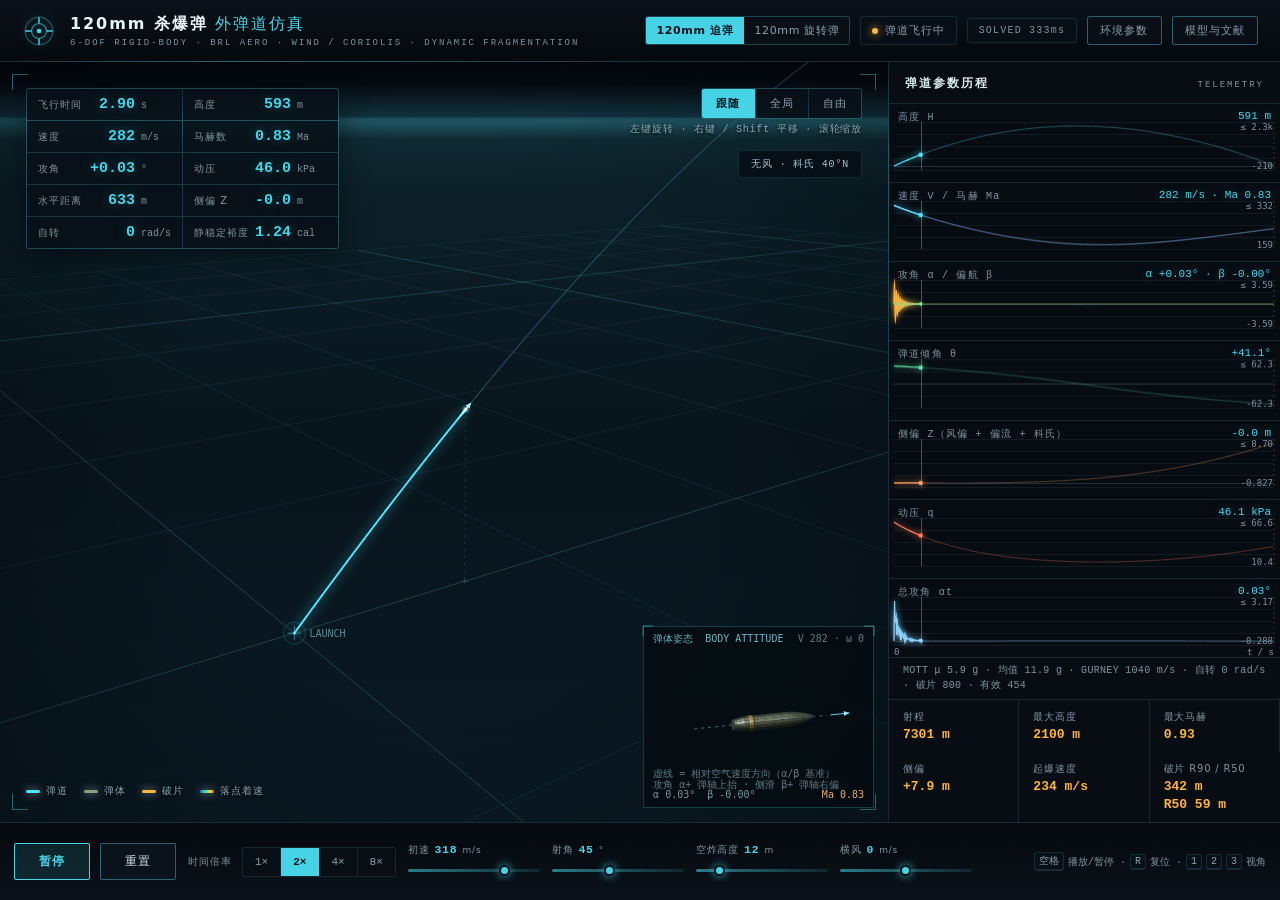
<file: index.html>
<!DOCTYPE html>
<html lang="zh-CN">
<head>
<meta charset="UTF-8">
<meta name="viewport" content="width=device-width, initial-scale=1.0">
<title>120mm 杀爆弹 · 六自由度外弹道与动爆破片仿真</title>
<style>
/* =============================================================================
   120mm 杀爆弹外弹道仿真 — 深色军事科技风
   ========================================================================== */
:root {
  --bg: #04070b;
  --bg-deep: #020406;
  --panel: rgba(9, 15, 22, 0.92);
  --panel-solid: #080d13;
  --line: rgba(90, 190, 215, 0.16);
  --line-strong: rgba(90, 210, 235, 0.42);
  --cyan: #46d3e6;
  --cyan-soft: rgba(70, 211, 230, 0.55);
  --amber: #ffb43a;
  --red: #ff4d4d;
  --green: #5ee6a8;
  --text: #cfe3ea;
  --text-dim: #8aa3b0;
  /* 对比度：旧值 #5d7683 在 #070c12 上仅 4.0:1（8.5~10.5px 小字不达 WCAG AA）。
   * 提亮到 #7d95a2 ≈ 6.2:1，仍保持"弱化"层级。 */
  --muted: #7d95a2;
  --mono: "JetBrains Mono", "Cascadia Mono", "SFMono-Regular", Consolas, "Liberation Mono", monospace;
  --sans: "Segoe UI", "PingFang SC", "Hiragino Sans GB", "Microsoft YaHei", system-ui, sans-serif;
  --header-h: 62px;
  --footer-h: 78px;
  --side-w: 392px;
}

* { box-sizing: border-box; margin: 0; padding: 0; }

html, body {
  height: 100%;
  background: var(--bg-deep);
  color: var(--text);
  font-family: var(--sans);
  overflow: hidden;
  -webkit-font-smoothing: antialiased;
}

body::before {
  content: "";
  position: fixed;
  inset: 0;
  background-image:
    linear-gradient(rgba(70, 211, 230, 0.035) 1px, transparent 1px),
    linear-gradient(90deg, rgba(70, 211, 230, 0.035) 1px, transparent 1px);
  background-size: 48px 48px;
  pointer-events: none;
  z-index: 0;
}

#app {
  position: relative;
  z-index: 1;
  display: flex;
  flex-direction: column;
  height: 100%;
  min-height: 0;
}

.mono { font-family: var(--mono); font-variant-numeric: tabular-nums; }

/* ------------------------------- 顶栏 ----------------------------------- */
#topbar {
  flex: 0 0 var(--header-h);
  display: flex;
  align-items: center;
  justify-content: space-between;
  padding: 0 22px;
  border-bottom: 1px solid var(--line);
  background: linear-gradient(180deg, rgba(10, 18, 26, 0.96), rgba(6, 10, 15, 0.9));
  position: relative;
}

#topbar::after {
  content: "";
  position: absolute;
  left: 0; right: 0; bottom: -1px;
  height: 1px;
  background: linear-gradient(90deg, transparent, var(--cyan-soft) 18%, transparent 55%);
  opacity: .6;
}

.brand { display: flex; align-items: center; gap: 14px; min-width: 0; }

.brand-mark {
  width: 34px; height: 34px;
  color: var(--cyan);
  filter: drop-shadow(0 0 8px rgba(70, 211, 230, 0.45));
  flex: 0 0 auto;
}
.brand-mark svg { width: 100%; height: 100%; }

.brand-text h1 {
  font-size: 16px;
  font-weight: 600;
  letter-spacing: .12em;
  color: #e8f6fa;
  white-space: nowrap;
}
.brand-text h1 span { color: var(--cyan); font-weight: 400; }

.brand-text p {
  margin-top: 3px;
  font-family: var(--mono);
  font-size: 9px;
  letter-spacing: .22em;
  color: var(--muted);
  white-space: nowrap;
}

.status-strip { display: flex; align-items: center; gap: 10px; }

.status-chip {
  display: flex;
  align-items: center;
  gap: 7px;
  padding: 6px 11px;
  border: 1px solid var(--line);
  border-radius: 3px;
  background: rgba(9, 17, 24, 0.7);
  font-size: 11px;
  letter-spacing: .08em;
  color: var(--text-dim);
}

.status-chip.mono { font-size: 10px; color: var(--muted); letter-spacing: .12em; }

.dot {
  width: 6px; height: 6px;
  border-radius: 50%;
  background: var(--green);
  box-shadow: 0 0 8px var(--green);
  transition: background .3s, box-shadow .3s;
}
.dot.armed { background: var(--amber); box-shadow: 0 0 8px var(--amber); }
.dot.boom { background: var(--red); box-shadow: 0 0 10px var(--red); animation: pulse .5s ease-out 3; }
.dot.done { background: var(--muted); box-shadow: none; }

@keyframes pulse {
  0% { transform: scale(1); opacity: 1; }
  100% { transform: scale(2.4); opacity: .35; }
}

/* ------------------------------- 主区 ----------------------------------- */
main {
  flex: 1 1 auto;
  display: flex;
  min-height: 0;
}

#viewport {
  position: relative;
  flex: 1 1 auto;
  min-width: 0;
  overflow: hidden;
  background: #050a10;
}

#scene { display: block; width: 100%; height: 100%; }

/* 角标 */
.corner {
  position: absolute;
  width: 16px; height: 16px;
  border-color: var(--line-strong);
  border-style: solid;
  border-width: 0;
  pointer-events: none;
}
.corner.tl { top: 12px; left: 12px; border-top-width: 1px; border-left-width: 1px; }
.corner.tr { top: 12px; right: 12px; border-top-width: 1px; border-right-width: 1px; }
.corner.bl { bottom: 12px; left: 12px; border-bottom-width: 1px; border-left-width: 1px; }
.corner.br { bottom: 12px; right: 12px; border-bottom-width: 1px; border-right-width: 1px; }

/* HUD */
.hud {
  position: absolute;
  top: 26px; left: 26px;
  display: grid;
  grid-template-columns: repeat(2, minmax(118px, auto));
  gap: 1px;
  background: var(--line);
  border: 1px solid var(--line);
  border-radius: 3px;
  overflow: hidden;
  backdrop-filter: blur(6px);
  pointer-events: none;
  box-shadow: 0 6px 30px rgba(0, 0, 0, .45);
}

.hud-item {
  /* 三列网格：label / value / unit。单位列固定宽度后，同一列内所有数值的
   * 右缘严格对齐（旧 flex + margin-left:auto 会随单位宽度漂移 5~21px）。 */
  display: grid;
  grid-template-columns: auto minmax(0, 1fr) 30px;
  align-items: baseline;
  gap: 6px;
  padding: 7px 11px;
  background: rgba(6, 12, 18, 0.86);
}

.hud-label {
  font-size: 10px;
  letter-spacing: .1em;
  color: var(--muted);
  min-width: 46px;
}

.hud-value {
  font-size: 15px;
  font-weight: 600;
  color: var(--cyan);
  text-shadow: 0 0 12px rgba(70, 211, 230, .35);
  margin-left: 0;
  text-align: right;
  white-space: nowrap;
}

.hud-unit { font-size: 10px; color: var(--muted); font-family: var(--mono); min-width: 0; text-align: left; }

/* 相机按钮 */
.cam-controls {
  position: absolute;
  top: 26px; right: 26px;
  display: flex;
  gap: 1px;
  border: 1px solid var(--line);
  border-radius: 3px;
  overflow: hidden;
  background: var(--line);
  backdrop-filter: blur(6px);
}

.cam-controls button {
  border: 0;
  padding: 7px 14px;
  background: rgba(6, 12, 18, 0.86);
  color: var(--text-dim);
  font-family: var(--sans);
  font-size: 11px;
  letter-spacing: .1em;
  cursor: pointer;
  transition: color .18s, background .18s;
}
.cam-controls button:hover { color: var(--cyan); background: rgba(12, 26, 34, .95); }
.cam-controls button.active { color: #04121a; background: var(--cyan); font-weight: 600; }

.cam-hint {
  position: absolute;
  top: 60px; right: 26px;
  font-size: 10px;
  letter-spacing: .08em;
  color: rgba(160, 190, 202, .85);
  pointer-events: none;
  text-shadow: 0 1px 4px #000;
}

/* 图例 */
.legend {
  position: absolute;
  left: 26px; bottom: 24px;
  display: flex;
  gap: 16px;
  font-size: 10px;
  letter-spacing: .1em;
  color: var(--text-dim);
  pointer-events: none;
  text-shadow: 0 1px 4px #000;
}
.legend span { display: flex; align-items: center; gap: 6px; }
.legend i {
  width: 14px; height: 3px;
  border-radius: 2px;
  display: inline-block;
  box-shadow: 0 0 8px currentColor;
}

/* 事件提示 */
.toast {
  position: absolute;
  left: 50%;
  bottom: 88px;
  transform: translate(-50%, 14px);
  max-width: min(92%, 880px);
  /* 绝对定位 + 未设宽度时，shrink-to-fit 的可宽度按"包含块宽 − left(50%)"算，
   * 390px 窄屏会被压成 195px 宽、4~5 行的竖条并盖住爆点；max-content 让
   * max-width 成为唯一宽度上限。 */
  width: max-content;
  padding: 9px 18px;
  border: 1px solid rgba(255, 180, 58, .55);
  border-radius: 2px;
  background: rgba(26, 15, 2, .92);
  color: var(--amber);
  font-family: var(--mono);
  font-size: 11px;
  line-height: 1.75;
  letter-spacing: .08em;
  text-align: center;
  opacity: 0;
  pointer-events: none;
  transition: opacity .25s, transform .25s;
  /* 起爆摘要较长：允许换行，避免 nowrap 把提示拉成超宽条并溢出画布 */
  white-space: normal;
  backdrop-filter: blur(6px);
  box-shadow: 0 8px 30px rgba(0, 0, 0, .55);
}
.toast.show { opacity: 1; transform: translate(-50%, 0); }

/* ------------------------------- 侧栏 ----------------------------------- */
#sidebar {
  flex: 0 0 var(--side-w);
  width: var(--side-w);
  border-left: 1px solid var(--line);
  background: var(--panel-solid);
  display: flex;
  flex-direction: column;
  min-height: 0;
  position: relative;
}

#sidebar::before {
  content: "";
  position: absolute;
  left: -1px; top: 0; bottom: 0;
  width: 1px;
  background: linear-gradient(180deg, transparent, var(--cyan-soft) 12%, transparent 60%);
  opacity: .5;
}

.sidebar-head {
  display: flex;
  align-items: baseline;
  justify-content: space-between;
  padding: 13px 16px 11px;
  border-bottom: 1px solid var(--line);
  flex: 0 0 auto;
}
.sidebar-head h2 {
  font-size: 12px;
  font-weight: 600;
  letter-spacing: .16em;
  color: #d8edf3;
}
.sidebar-head span { font-size: 9px; letter-spacing: .22em; color: var(--muted); }

#charts {
  flex: 1 1 auto;
  min-height: 0;
  display: grid;
  grid-template-rows: repeat(7, minmax(0, 1fr));
  gap: 1px;
  background: var(--line);
  overflow: hidden;
}

.chart-cell {
  position: relative;
  background: #070c12;
  min-height: 0;
  overflow: hidden;
}
.chart-cell canvas { display: block; width: 100%; height: 100%; }

.chart-tag {
  position: absolute;
  top: 6px; left: 9px;
  font-family: var(--mono);
  font-size: 10px;
  letter-spacing: .12em;
  color: var(--muted);
  pointer-events: none;
}
.chart-cur {
  position: absolute;
  top: 6px; right: 9px;
  font-family: var(--mono);
  font-size: 11px;
  color: var(--cyan);
  pointer-events: none;
  text-shadow: 0 0 10px rgba(70, 211, 230, .4);
}

.sidebar-foot {
  flex: 0 0 auto;
  display: grid;
  grid-template-columns: repeat(3, 1fr);
  border-top: 1px solid var(--line);
}
.frag-model {
  flex: 0 0 auto;
  padding: 6px 14px;
  border-top: 1px solid var(--line);
  font-size: 10px;
  letter-spacing: .03em;
  color: var(--muted);
  /* 单行 nowrap 会在 391px 侧栏里截断（R50/有效破片数不可见），改为最多两行 */
  white-space: normal;
  line-height: 1.45;
  max-height: 42px;
  overflow: hidden;
}
.stat {
  padding: 10px 14px;
  display: flex;
  flex-direction: column;
  gap: 3px;
  border-right: 1px solid var(--line);
}
.stat:last-child { border-right: 0; }
.stat span { font-size: 10px; letter-spacing: .08em; color: var(--muted); }
.stat b { font-size: 13px; color: var(--amber); font-weight: 600; }
.stat b .sub { display: block; font-size: 9px; font-weight: 400; color: var(--muted); margin-top: 1px; }

/* ------------------------------- 底栏 ----------------------------------- */
#controls {
  flex: 0 0 var(--footer-h);
  display: flex;
  align-items: center;
  gap: 20px;
  padding: 0 22px;
  border-top: 1px solid var(--line);
  background: linear-gradient(0deg, rgba(10, 18, 26, .97), rgba(6, 10, 15, .9));
  overflow-x: auto;
  overflow-y: hidden;
}

.control-group { display: flex; align-items: center; gap: 10px; flex: 0 0 auto; }
.control-group .group-label {
  font-size: 10px;
  letter-spacing: .1em;
  color: var(--muted);
  white-space: nowrap;
}
.btn {
  appearance: none;
  border: 1px solid var(--line-strong);
  background: rgba(12, 22, 30, .8);
  color: var(--text);
  font-family: var(--sans);
  font-size: 12px;
  letter-spacing: .1em;
  padding: 9px 18px;
  border-radius: 2px;
  cursor: pointer;
  transition: all .18s;
  min-width: 76px;
}
.btn:hover { border-color: var(--cyan); color: var(--cyan); background: rgba(20, 40, 50, .9); }
.btn:active { transform: translateY(1px); }
.btn.primary {
  background: rgba(70, 211, 230, .12);
  border-color: var(--cyan);
  color: var(--cyan);
  font-weight: 600;
}
.btn.primary:hover { background: rgba(70, 211, 230, .22); box-shadow: 0 0 18px rgba(70, 211, 230, .22); }

.seg {
  display: flex;
  border: 1px solid var(--line);
  border-radius: 2px;
  overflow: hidden;
}
.seg button {
  border: 0;
  border-right: 1px solid var(--line);
  background: rgba(8, 14, 20, .8);
  color: var(--text-dim);
  font-family: var(--mono);
  font-size: 11px;
  padding: 8px 12px;
  cursor: pointer;
  transition: all .15s;
}
.seg button:last-child { border-right: 0; }
.seg button:hover { color: var(--cyan); }
.seg button.active { background: var(--cyan); color: #04121a; font-weight: 700; }

.slider-group { flex-direction: column; align-items: stretch; gap: 4px; min-width: 132px; }
.slider-group label {
  font-size: 10px;
  letter-spacing: .08em;
  color: var(--muted);
  display: flex;
  align-items: baseline;
  gap: 5px;
  white-space: nowrap;
}
.slider-group label b { color: var(--cyan); font-size: 11.5px; font-weight: 600; }
.slider-group label em { font-style: normal; font-size: 9px; color: var(--muted); }

/* 滑杆：视觉轨道仍 3px，但 input 本体给 20px 命中高度（原实现只有 3px，
 * 桌面点不中、触屏几乎拖不动）。轨道样式移到伪元素上绘制。 */
input[type="range"] {
  appearance: none;
  -webkit-appearance: none;
  width: 100%;
  height: 20px;
  margin: 0;
  background: transparent;
  outline: none;
  cursor: pointer;
}
input[type="range"]::-webkit-slider-runnable-track {
  height: 3px;
  border-radius: 2px;
  background: linear-gradient(90deg, var(--cyan-soft), rgba(70, 211, 230, .12));
}
input[type="range"]::-webkit-slider-thumb {
  appearance: none;
  -webkit-appearance: none;
  width: 11px; height: 11px;
  margin-top: -4px;   /* (3 - 11) / 2：让 11px 圆点居中在 3px 轨道上 */
  border-radius: 50%;
  background: var(--cyan);
  border: 2px solid #04121a;
  box-shadow: 0 0 9px rgba(70, 211, 230, .8);
  cursor: pointer;
}
input[type="range"]::-moz-range-track {
  height: 3px;
  border-radius: 2px;
  background: linear-gradient(90deg, var(--cyan-soft), rgba(70, 211, 230, .12));
}
input[type="range"]::-moz-range-thumb {
  width: 9px; height: 9px;
  border-radius: 50%;
  background: var(--cyan);
  border: 2px solid #04121a;
  box-shadow: 0 0 9px rgba(70, 211, 230, .8);
  cursor: pointer;
}
@media (pointer: coarse) {
  input[type="range"] { height: 28px; }
  input[type="range"]::-webkit-slider-thumb { width: 18px; height: 18px; margin-top: -7.5px; }
  input[type="range"]::-moz-range-thumb { width: 16px; height: 16px; }
}

/* ------------------------------- 响应式 --------------------------------- */
@media (max-width: 1180px) {
  :root { --side-w: 326px; }
  #controls { gap: 16px; }
  .slider-group { min-width: 120px; }
  #topbar { padding: 0 14px; gap: 10px; }
  .brand { gap: 8px; }
  .brand-text h1 { font-size: 14px; letter-spacing: .08em; }
  .brand-text p { display: none; }
  .status-chip.mono { display: none; }
  .status-strip { gap: 6px; }
  .top-action { padding: 5px 8px; font-size: 10px; }
  .preset-seg button { padding: 6px 7px; font-size: 10px; }
}

@media (max-width: 980px) {
  /* 窄屏滚动容器改为 main：顶栏与底栏常驻，可在看仿真的同时操作。
   * 旧实现让 body 滚动，#controls 位于文档底部（390×844 下 y≈1606），
   * 首屏完全够不到播放/倍速/滑杆。 */
  main { flex-direction: column; overflow-y: auto; -webkit-overflow-scrolling: touch; }
  #app { height: 100%; }
  #viewport { flex: 0 0 auto; height: 58vh; min-height: 380px; }
  #sidebar { flex: 0 0 auto; width: 100%; border-left: 0; border-top: 1px solid var(--line); }
  #charts { grid-template-rows: repeat(7, 132px); grid-template-columns: 1fr; }
  #controls { flex-wrap: wrap; height: auto; padding: 12px 16px; gap: 12px; }
  .hud { grid-template-columns: repeat(2, minmax(96px, auto)); }
  .hud-item { padding: 5px 8px; }
  .hud-value { font-size: 13px; }
  .hud-label, .hud-unit { font-size: 9.5px; }
}

@media (max-width: 620px) {
  .brand-text p { display: none; }
  .brand-text h1 { font-size: 13px; }
  .status-chip.mono { display: none; }
  .hud { top: 14px; left: 14px; }
  .cam-controls { top: auto; bottom: 12px; right: 12px; }
  .cam-hint { display: none; }
  /* 窄屏保留紧凑图例，否则手机用户看不到"落点颜色=着速"的语义 */
  .legend { display: flex; left: 12px; bottom: 12px; gap: 10px; font-size: 9px; max-width: 56vw; }
  .legend span:nth-child(2) { display: none; }
  .legend i { width: 12px; height: 3px; }
  #sidebar { display: none; }
  #viewport { height: calc(100vh - var(--header-h) - 150px); }
  /* 面板标题在 390px 会折成两行，且关闭按钮仅 28×26。
   * 用 .panel 前缀提高特异性：基础 .panel-head/.panel-close 规则在本段之后定义，
   * 同特异性下后者胜出，不加前缀会被覆盖（审计 R4）。 */
  .panel .panel-head { gap: 8px; padding: 12px 14px; }
  .panel .panel-head h3 { font-size: 14px; white-space: nowrap; }
  .panel .panel-head .panel-sub { display: none; }
  .panel .panel-close { width: 40px; height: 40px; font-size: 20px; flex: 0 0 auto; }
}

/* 超大屏：整体放大关键读数，避免 27" 4K 下 UI 相对过小 */
@media (min-width: 1920px) {
  :root { --header-h: 70px; --footer-h: 86px; --side-w: 440px; }
  .hud-value { font-size: 17px; }
  .hud-label, .hud-unit { font-size: 11px; }
  .chart-tag { font-size: 11px; }
  .chart-cur { font-size: 12px; }
  .stat b { font-size: 15px; }
  .brand-text h1 { font-size: 18px; }
}

/* 矮横屏：画布高度按视口收缩，避免半屏被裁；HUD 改为 4 列 3 行压缩高度，
 * 否则 10 项读数会占满整个画布（844×390 实测 HUD 高 166px、画布仅 220px）。 */
@media (max-height: 520px) and (min-width: 621px) {
  .hud { grid-template-columns: repeat(4, minmax(0, auto)); top: 10px; left: 12px; }
  .hud-item { padding: 3px 7px; }
  .hud-value { font-size: 12px; }
  .hud-label, .hud-unit { font-size: 9px; }
  .cam-hint { display: none; }
  #controls { padding: 8px 12px; gap: 8px 10px; }
  .btn { padding: 7px 13px; font-size: 11px; }
}
@media (max-height: 520px) and (max-width: 980px) {
  #viewport { height: calc(100dvh - 170px); min-height: 240px; }
}


/* ======================= 顶栏操作按钮 / 风场提示 ======================= */
.top-action {
  border: 1px solid var(--line-strong);
  background: rgba(9, 17, 24, 0.7);
  color: var(--text-dim);
  font-family: var(--sans);
  font-size: 11px;
  letter-spacing: .1em;
  padding: 6px 12px;
  border-radius: 3px;
  cursor: pointer;
  transition: all .18s;
}
.top-action:hover { color: var(--cyan); border-color: var(--cyan); background: rgba(16, 34, 44, .95); }

.wind-chip {
  position: absolute;
  top: 88px; right: 26px;
  padding: 6px 12px;
  border: 1px solid var(--line);
  border-radius: 3px;
  background: rgba(6, 12, 18, 0.78);
  color: #9fc6d4;
  font-size: 10px;
  letter-spacing: .08em;
  pointer-events: none;
  backdrop-filter: blur(6px);
  white-space: nowrap;
}

/* ============================ 弹层 =================================== */
.overlay {
  position: fixed;
  inset: 0;
  z-index: 40;
  display: flex;
  align-items: center;
  justify-content: center;
  padding: 3vh 2vw;
  background: rgba(2, 6, 10, 0.72);
  backdrop-filter: blur(5px);
}
.overlay[hidden] { display: none; }

.panel {
  width: min(560px, 94vw);
  max-height: 90vh;
  display: flex;
  flex-direction: column;
  background: linear-gradient(180deg, #0a131b, #070d13);
  border: 1px solid var(--line-strong);
  border-radius: 4px;
  box-shadow: 0 24px 80px rgba(0, 0, 0, .7), 0 0 40px rgba(70, 211, 230, .08);
  overflow: hidden;
}
.panel.wide { width: min(1120px, 95vw); }
.panel[hidden] { display: none; }

.panel-head {
  display: flex;
  align-items: baseline;
  gap: 14px;
  padding: 15px 20px 13px;
  border-bottom: 1px solid var(--line);
  background: rgba(10, 20, 28, .85);
}
.panel-head h3 { font-size: 15px; letter-spacing: .14em; color: #e6f5f9; font-weight: 600; }
.panel-head .panel-sub { font-size: 9px; letter-spacing: .2em; color: var(--muted); flex: 1 1 auto; }
.panel-close {
  border: 1px solid var(--line);
  background: transparent;
  color: var(--text-dim);
  font-size: 18px;
  line-height: 1;
  width: 28px; height: 26px;
  border-radius: 2px;
  cursor: pointer;
  transition: all .15s;
}
.panel-close:hover { color: var(--red); border-color: var(--red); }

.panel-body { padding: 18px 22px 24px; overflow-y: auto; }
.panel-note { font-size: 11.5px; line-height: 1.8; color: var(--text-dim); margin: 0 0 14px; }

/* --------------------------- 环境面板 -------------------------------- */
.env-grid { display: flex; flex-direction: column; gap: 15px; margin: 6px 0 18px; }
.env-row { display: grid; grid-template-columns: 108px 1fr 86px; align-items: center; gap: 12px; }
.env-row > span { font-size: 11.5px; color: var(--text-dim); letter-spacing: .06em; }
.env-row > b { font-size: 11.5px; color: var(--cyan); text-align: right; font-weight: 600; }
.env-row input[type="range"] { width: 100%; }

.env-toggles {
  display: flex;
  align-items: center;
  gap: 20px;
  padding-top: 14px;
  border-top: 1px solid var(--line);
}
.env-toggles label { display: flex; align-items: center; gap: 7px; font-size: 12px; color: var(--text-dim); cursor: pointer; }
.env-toggles input[type="checkbox"] { accent-color: var(--cyan); width: 14px; height: 14px; }
.btn.small { padding: 6px 12px; font-size: 11px; min-width: 0; margin-left: auto; }
.env-summary { margin-top: 16px; font-size: 10.5px; color: var(--muted); letter-spacing: .04em; line-height: 1.7; }

/* --------------------------- 模型面板 -------------------------------- */
.model-body {
  display: grid;
  grid-template-columns: 1fr 1fr;
  gap: 6px 34px;
  font-size: 12px;
  line-height: 1.75;
  color: var(--text-dim);
}
.model-col h4 {
  margin: 16px 0 7px;
  font-size: 12.5px;
  letter-spacing: .1em;
  color: var(--cyan);
  font-weight: 600;
}
.model-col h4:first-child { margin-top: 0; }
.model-col ul { padding-left: 18px; margin: 0 0 6px; }
.model-col li { margin-bottom: 4px; }
.model-col b { color: var(--text); font-weight: 600; }
.model-limits li { color: #b9c9d0; }
.model-formula {
  margin: 8px 0 10px;
  padding: 10px 14px;
  border-left: 2px solid var(--cyan-soft);
  background: rgba(70, 211, 230, .05);
  font-size: 11px;
  line-height: 2;
  color: #b7dfe8;
  overflow-x: auto;
}
.model-formula sub, .model-formula sup { font-size: .7em; }

.model-table { width: 100%; border-collapse: collapse; margin: 8px 0 10px; font-size: 11px; }
.model-table th, .model-table td { border: 1px solid var(--line); padding: 6px 8px; text-align: center; }
.model-table th { background: rgba(70, 211, 230, .07); color: var(--text-dim); font-weight: 600; letter-spacing: .05em; }
.model-table td b { color: var(--green); font-weight: 600; }
.model-table td:first-child { color: var(--amber); }

.ref-list { padding-left: 20px; margin: 6px 0 10px; font-size: 11px; line-height: 1.7; }
.ref-list li { margin-bottom: 6px; }

/* --------------------------- 响应式补充 ------------------------------ */
@media (max-width: 980px) {
  .model-body { grid-template-columns: 1fr; }
  .wind-chip { display: none; }
  .top-action { padding: 5px 9px; font-size: 10px; }
}
@media (max-width: 620px) {
  .top-action { display: none; }
}


/* ============================ 弹型预设切换 ============================ */
.preset-seg {
  display: flex;
  border: 1px solid var(--line);
  border-radius: 3px;
  overflow: hidden;
  background: var(--line);
}
.preset-seg button {
  border: 0;
  border-right: 1px solid var(--line);
  background: rgba(6, 12, 18, 0.86);
  color: var(--text-dim);
  font-family: var(--sans);
  font-size: 11px;
  letter-spacing: .06em;
  padding: 6px 10px;
  cursor: pointer;
  transition: all .15s;
  white-space: nowrap;
}
.preset-seg button:last-child { border-right: 0; }
.preset-seg button:hover { color: var(--cyan); }
.preset-seg button.active { background: var(--cyan); color: #04121a; font-weight: 600; }

.env-row.disabled { opacity: .42; }
.env-row input[type="range"]:disabled { cursor: not-allowed; }

@media (max-width: 1180px) {
  .preset-seg button { padding: 6px 7px; font-size: 10px; }
}


/* ========================== WEB UI BUG FIXES ==========================
   仅处理布局、交互、可访问性；不改变原有计算模型。
   ====================================================================== */
body.modal-open { overflow: hidden; }

#scene { touch-action: none; }
#scene:focus-visible { outline: 1px solid var(--cyan); outline-offset: -3px; }

/* 键盘快捷键提示（底栏右端；≤1100px 隐藏，13/14 寸笔记本仍可见） */
.kbd-hint {
  margin-left: auto;
  flex: 0 0 auto;
  display: flex;
  align-items: center;
  gap: 5px;
  font-size: 10px;
  letter-spacing: .04em;
  color: var(--muted);
  white-space: nowrap;
  padding-left: 10px;
}
.kbd-hint kbd {
  display: inline-block;
  min-width: 16px;
  padding: 1px 4px;
  border: 1px solid var(--line);
  border-bottom-width: 2px;
  border-radius: 3px;
  background: rgba(9, 17, 24, .8);
  color: var(--text-dim);
  font-family: var(--mono);
  font-size: 10px;
  text-align: center;
}
@media (max-width: 1100px) { .kbd-hint { display: none; } }

button:focus-visible,
input:focus-visible {
  outline: 2px solid var(--cyan);
  outline-offset: 3px;
}

.touch-hint { display: none; }

/* 原移动布局的 footer 仍保留 flex-basis:78px，换行的第二行被 hidden 裁切。 */
@media (max-width: 980px) {
  #controls {
    flex: 0 0 auto;
    min-height: var(--footer-h);
    overflow-x: visible;
    overflow-y: visible;
  }
}

/* 在窄屏上保留所有操作、图表和弹层入口，不再裁切控件。 */
@media (max-width: 700px) {
  #topbar {
    flex: 0 0 auto;
    min-height: 0;
    padding: 10px 12px;
    flex-direction: column;
    align-items: stretch;
    gap: 8px;
  }
  .brand { width: 100%; min-width: 0; }
  .brand-mark { width: 30px; height: 30px; }
  .brand-text { min-width: 0; }
  .brand-text h1 { font-size: 14px; white-space: normal; }
  .status-strip {
    width: 100%;
    display: grid;
    grid-template-columns: repeat(3, minmax(0, 1fr));
    gap: 6px;
  }
  .preset-seg { grid-column: 1 / -1; width: 100%; }
  .preset-seg button {
    flex: 1 1 0;
    min-width: 0;
    padding: 7px 6px;
    font-size: 11px;
  }
  .status-chip {
    min-width: 0;
    padding: 6px 4px;
    justify-content: center;
    font-size: 10px;
    letter-spacing: 0;
    white-space: nowrap;
  }
  .status-chip.mono { display: none; }
  .top-action {
    display: flex;
    justify-content: center;
    align-items: center;
    min-width: 0;
    padding: 6px 4px;
    font-size: 10px;
    letter-spacing: 0;
  }
  #viewport { flex: 0 0 auto; height: max(460px, 62svh); min-height: 460px; }
  .hud { top: 14px; left: 12px; max-width: calc(100% - 24px); }
  /* 相机按钮原固定在画布中部（top:180px），会漂浮在弹道中间；
   * 移到画布右下角，与左下角图例分居两侧。 */
  .cam-controls { top: auto; bottom: 12px; right: 12px; }
  .cam-hint { display: none; }
  .desktop-hint { display: none; }
  .touch-hint { display: inline; }
  #sidebar { display: flex; width: 100%; }
  #charts { grid-template-rows: repeat(7, 112px); }
  #controls {
    flex: 0 0 auto;
    gap: 13px 12px;
    padding: 14px 12px;
    flex-wrap: wrap;
    overflow: visible;
  }
  .control-group.slider-group {
    flex: 1 1 calc(50% - 8px);
    min-width: calc(50% - 8px);
  }
  .overlay { padding: 14px; }
  .panel { max-height: calc(100dvh - 28px); }
  .env-row { grid-template-columns: 90px minmax(0, 1fr) 76px; gap: 8px; }
  .env-toggles { gap: 10px; flex-wrap: wrap; }
}
@media (max-width: 360px) {
  .brand-text h1 { font-size: 13px; }
  .hud { grid-template-columns: repeat(2, minmax(0, 1fr)); }
  .hud-item { padding: 5px 6px; }
  .hud-label { min-width: 0; font-size: 9px; }
  .cam-controls button { padding: 7px 10px; }
}
@media (prefers-reduced-motion: reduce) {
  *, *::before, *::after {
    animation-duration: 0.01ms !important;
    transition-duration: 0.01ms !important;
  }
}

/* 触屏设备：按钮/分段控件的触摸目标抬到 44px（WCAG 2.5.8 最低 24px，
 * 移动端建议 44px；桌面鼠标不受影响） */
@media (pointer: coarse) {
  .btn, .top-action, .preset-seg button, .seg button, .cam-controls button { min-height: 44px; }
  .panel .panel-close { width: 44px; height: 44px; font-size: 20px; }
}

/* ---------- 合并审计回归项（ui-auditor R1–R7）---------- */
/* R1：1280–1320 宽时 kbd 提示出现导致底栏横向溢出 36px → 收紧间距 */
@media (min-width: 1101px) and (max-width: 1320px) {
  #controls { gap: 12px; padding: 0 14px; }
  .kbd-hint { padding-left: 2px; gap: 4px; letter-spacing: 0; }
}
/* R2：短窗口（≤820px 高）曲线每格被压到 <60px，改为固定行高 + 侧栏内滚动 */
@media (min-width: 981px) and (max-height: 820px) {
  #charts { overflow-y: auto; grid-template-rows: repeat(7, 72px); }
}
/* R3：≤700px 底栏换行后 211px 高，压缩间距与次要标签 */
@media (max-width: 700px) {
  #controls { gap: 9px 10px; padding: 10px 10px; }
  .control-group .group-label { display: none; }
  .btn { padding: 7px 12px; font-size: 11px; }
  .seg button { padding: 7px 9px; }
}
/* R3b：矮横屏画布最小高度从 240 降到 200，避免底栏继续挤压时裁切 */
@media (max-height: 520px) and (max-width: 980px) {
  #viewport { min-height: 200px; }
}
/* R6：frag-model 两行显示时避免英文/数字被从词中断开 */
.frag-model { word-break: keep-all; overflow-wrap: anywhere; }

</style>
</head>
<body>
<div id="app">

  <header id="topbar">
    <div class="brand">
      <div class="brand-mark">
        <svg viewBox="0 0 32 32" aria-hidden="true">
          <circle cx="16" cy="16" r="13" fill="none" stroke="currentColor" stroke-width="1.2" opacity=".35"/>
          <circle cx="16" cy="16" r="7" fill="none" stroke="currentColor" stroke-width="1.2" opacity=".55"/>
          <path d="M16 3v6M16 23v6M3 16h6M23 16h6" stroke="currentColor" stroke-width="1.4"/>
          <circle cx="16" cy="16" r="2.2" fill="currentColor"/>
        </svg>
      </div>
      <div class="brand-text">
        <h1>120mm 杀爆弹 <span>外弹道仿真</span></h1>
        <p>6-DOF RIGID-BODY · BRL AERO · WIND / CORIOLIS · DYNAMIC FRAGMENTATION</p>
      </div>
    </div>
    <div class="status-strip">
      <div class="preset-seg" id="preset-seg" role="group" aria-label="弹型预设">
        <button type="button" data-preset="mortar120" class="active" aria-pressed="true">120mm 迫弹</button>
        <button type="button" data-preset="spin120" aria-pressed="false">120mm 旋转弹</button>
      </div>
      <div class="status-chip">
        <i class="dot" id="status-dot" aria-hidden="true"></i>
        <span id="status-mode">待发射</span>
      </div>
      <div class="status-chip mono" id="status-code">SYS.READY</div>
      <button type="button" class="top-action" id="btn-env">环境参数</button>
      <button type="button" class="top-action" id="btn-model">模型与文献</button>
    </div>
  </header>

  <main>
    <section id="viewport">
      <canvas id="scene" tabindex="0" role="img" aria-label="可交互三维仿真画布，支持鼠标和触屏操作；聚焦后可用空格暂停、R 复位、1/2/3 切换视角"></canvas>

      <div id="hud" class="hud">
        <div class="hud-item">
          <span class="hud-label">飞行时间</span>
          <span class="hud-value mono" id="hud-t">0.00</span>
          <span class="hud-unit">s</span>
        </div>
        <div class="hud-item">
          <span class="hud-label">高度</span>
          <span class="hud-value mono" id="hud-h">0</span>
          <span class="hud-unit">m</span>
        </div>
        <div class="hud-item">
          <span class="hud-label">速度</span>
          <span class="hud-value mono" id="hud-v">450</span>
          <span class="hud-unit">m/s</span>
        </div>
        <div class="hud-item">
          <span class="hud-label">马赫数</span>
          <span class="hud-value mono" id="hud-mach">1.32</span>
          <span class="hud-unit">Ma</span>
        </div>
        <div class="hud-item">
          <span class="hud-label">攻角</span>
          <span class="hud-value mono" id="hud-alpha">0.00</span>
          <span class="hud-unit">°</span>
        </div>
        <div class="hud-item">
          <span class="hud-label">动压</span>
          <span class="hud-value mono" id="hud-q">0</span>
          <span class="hud-unit">kPa</span>
        </div>
        <div class="hud-item">
          <span class="hud-label">水平距离</span>
          <span class="hud-value mono" id="hud-x">0</span>
          <span class="hud-unit">m</span>
        </div>
        <div class="hud-item">
          <span class="hud-label">侧偏 Z</span>
          <span class="hud-value mono" id="hud-z">0</span>
          <span class="hud-unit">m</span>
        </div>
        <div class="hud-item">
          <span class="hud-label">自转</span>
          <span class="hud-value mono" id="hud-spin">0</span>
          <span class="hud-unit">rad/s</span>
        </div>
        <div class="hud-item">
          <span class="hud-label" id="hud-stab-label">静稳定裕度</span>
          <span class="hud-value mono" id="hud-sg">—</span>
          <span class="hud-unit" id="hud-sg-unit">cal</span>
        </div>
      </div>

      <div id="cam-controls" class="cam-controls" role="group" aria-label="相机视角">
        <button type="button" data-mode="follow" class="active" aria-pressed="true">跟随</button>
        <button type="button" data-mode="global" aria-pressed="false">全局</button>
        <button type="button" data-mode="orbit" aria-pressed="false">自由</button>
      </div>
      <div class="cam-hint mono"><span class="desktop-hint">左键旋转 · 右键 / Shift 平移 · 滚轮缩放</span><span class="touch-hint">单指旋转 · 双指缩放</span></div>
      <div id="wind-chip" class="wind-chip mono">风 0 m/s · 无风</div>

      <div id="legend" class="legend">
        <span><i style="background:#4fe6ff"></i>弹道</span>
        <span><i style="background:#8ca07a"></i>弹体</span>
        <span><i style="background:#ffb43a"></i>破片</span>
        <span><i style="background:linear-gradient(90deg,#2f6fd0,#27c7d8,#6fe07a,#ffd23e,#ff4b2e)"></i>落点着速</span>
      </div>

      <div id="toast" class="toast" role="status" aria-live="polite"></div>

      <div class="corner tl"></div>
      <div class="corner tr"></div>
      <div class="corner bl"></div>
      <div class="corner br"></div>
    </section>

    <aside id="sidebar">
      <div class="sidebar-head">
        <h2>弹道参数历程</h2>
        <span class="mono">TELEMETRY</span>
      </div>
      <div id="charts"></div>
      <div class="frag-model mono" id="frag-model">MOTT μ — · 均值 — · GURNEY —</div>
      <div class="sidebar-foot">
        <div class="stat"><span>射程</span><b class="mono" id="stat-range">—</b></div>
        <div class="stat"><span>最大高度</span><b class="mono" id="stat-alt">—</b></div>
        <div class="stat"><span>最大马赫</span><b class="mono" id="stat-mach">—</b></div>
        <div class="stat"><span>侧偏</span><b class="mono" id="stat-drift">—</b></div>
        <div class="stat"><span id="stat-vimp-label">落点速度</span><b class="mono" id="stat-vimp">—</b></div>
        <div class="stat"><span>破片 R90 / R50</span><b class="mono" id="stat-r90">—</b><b class="mono sub" id="stat-r50">—</b></div>
      </div>
    </aside>
  </main>

  <footer id="controls">
    <div class="control-group">
      <button id="btn-play" type="button" class="btn primary">暂停</button>
      <button id="btn-reset" type="button" class="btn">重置</button>
    </div>

    <div class="control-group">
      <label class="group-label">时间倍率</label>
      <div class="seg" id="speed-seg" role="group" aria-label="时间倍率">
        <button type="button" data-speed="1" aria-pressed="false">1×</button>
        <button type="button" data-speed="2" class="active" aria-pressed="true">2×</button>
        <button type="button" data-speed="4" aria-pressed="false">4×</button>
        <button type="button" data-speed="8" aria-pressed="false">8×</button>
      </div>
    </div>

    <div class="control-group slider-group">
      <label for="rng-v0">初速 <b class="mono" id="val-v0">318</b><em>m/s</em></label>
      <input type="range" id="rng-v0" min="250" max="340" step="1" value="318">
    </div>

    <div class="control-group slider-group">
      <label for="rng-angle">射角 <b class="mono" id="val-angle">45</b><em>°</em></label>
      <input type="range" id="rng-angle" min="15" max="70" step="1" value="45">
    </div>

    <div class="control-group slider-group">
      <label for="rng-boom">空炸高度 <b class="mono" id="val-boom">12</b><em>m</em></label>
      <input type="range" id="rng-boom" min="0" max="80" step="2" value="12">
    </div>

    <div class="control-group slider-group">
      <label for="rng-wind">横风 <b class="mono" id="val-wind">0</b><em>m/s</em></label>
      <input type="range" id="rng-wind" min="-15" max="15" step="1" value="0">
    </div>

    <div class="kbd-hint mono" aria-hidden="true">
      <kbd>空格</kbd> 播放/暂停 · <kbd>R</kbd> 复位 · <kbd>1</kbd><kbd>2</kbd><kbd>3</kbd> 视角
    </div>
  </footer>

  <!-- ============================ 弹层面板 ============================ -->
  <div id="overlay" class="overlay" hidden>
    <section class="panel" id="panel-env" role="dialog" aria-modal="true" aria-labelledby="panel-env-title" hidden>
      <header class="panel-head">
        <h3 id="panel-env-title">环境与弹道参数</h3>
        <span class="mono panel-sub">ENVIRONMENT / BALLISTICS</span>
        <button type="button" class="panel-close" data-close="overlay" aria-label="关闭面板">×</button>
      </header>
      <div class="panel-body">
        <p class="panel-note" id="preset-note">当前弹型：120mm 迫弹（尾翼稳定、不旋转；McCoy 附录 C 实测气动系数，v0=318 m/s 为装药 4）。</p>
        <p class="panel-note">风场采用幂律剖面（10 m 参考高度，指数 1/7）；科氏力按纬度与射向计算；标准大气按 ISA 分层（0–32 km）。修改后自动重算。</p>
        <div class="env-grid">
          <label class="env-row">
            <span>横风（+右）</span>
            <input type="range" id="env-wind-cross" min="-15" max="15" step="1" value="0">
            <b class="mono" id="env-wind-cross-val">0 m/s</b>
          </label>
          <label class="env-row">
            <span>纵风（+逆风）</span>
            <input type="range" id="env-wind-head" min="-15" max="15" step="1" value="0">
            <b class="mono" id="env-wind-head-val">0 m/s</b>
          </label>
          <label class="env-row">
            <span>海平面气温</span>
            <input type="range" id="env-temp" min="-20" max="40" step="1" value="15">
            <b class="mono" id="env-temp-val">15 °C</b>
          </label>
          <label class="env-row">
            <span>纬度</span>
            <input type="range" id="env-lat" min="-60" max="60" step="1" value="40">
            <b class="mono" id="env-lat-val">40°N</b>
          </label>
          <label class="env-row" id="row-twist">
            <span>膛线缠距</span>
            <input type="range" id="env-twist" min="15" max="22" step="1" value="18" disabled>
            <b class="mono" id="env-twist-val">不旋转</b>
          </label>
          <label class="env-row">
            <span>统计破片数</span>
            <input type="range" id="env-frag" min="200" max="1600" step="100" value="800">
            <b class="mono" id="env-frag-val">800</b>
          </label>
          <label class="env-row">
            <span>破片随机种子</span>
            <input type="range" id="env-seed" min="1" max="9999" step="1" value="2024">
            <b class="mono" id="env-seed-val">#2024</b>
          </label>
        </div>
        <div class="env-toggles">
          <label><input type="checkbox" id="env-coriolis" checked> 地球自转科氏力</label>
          <label><input type="checkbox" id="env-wind-on" checked> 风场</label>
          <button type="button" class="btn small" id="env-reset">恢复默认</button>
        </div>
        <div class="env-summary mono" id="env-summary"></div>
      </div>
    </section>

    <section class="panel wide" id="panel-model" role="dialog" aria-modal="true" aria-labelledby="panel-model-title" hidden>
      <header class="panel-head">
        <h3 id="panel-model-title">模型与文献</h3>
        <span class="mono panel-sub">MODEL ASSUMPTIONS / VALIDATION / REFERENCES</span>
        <button type="button" class="panel-close" data-close="overlay" aria-label="关闭面板">×</button>
      </header>
      <div class="panel-body model-body">
        <div class="model-col">
          <h4>1 · 弹型预设</h4>
          <ul>
            <li><b>A · 120mm 迫弹（默认）</b>：尾翼稳定、全程不旋转。质量/惯量取自 McCoy 表 9.5（M934/M930/M929 平均），气动系数取自 McCoy 附录 C（BRL 跨音速靶道自由飞试验）；v0=318 m/s、45° 对应 6-DOF <b>地面射程（空炸高度 0）</b>约 7310 m（文献基准 7315 m）；默认空炸高度 12 m 时页面射程显示约 7301 m。</li>
            <li><b>B · 120mm 旋转稳定杀爆弹代表弹</b>：线膛炮发射，自转由缠距换算（默认 1:18）；气动系数按 McCoy 附录 B 的 105mm HE M1 同类弹换算（<i>估算值</i>），内核以 105mm M1 参数完成验证。该预设 Sg≈1.8 属边缘陀螺稳定，计入 Magnus 力矩后长飞行段会出现攻角缓慢增长（典型 Magnus 动力学敏感区），HUD 攻角可到约 10° 量级——超出小攻角线性气动模型适用区时仅作定性参考。</li>
            <li>破片质量分布/初速由 Gurney + Mott 模型给出；装药与壳体质量为工程估算（公开数据缺失），页面已标注。</li>
          </ul>

          <h4>2 · 六自由度刚体外弹道</h4>
          <ul>
            <li>状态量：位置、速度、四元数姿态、弹体系角速度（15 维，含科氏力侧偏累积量）；RK4 积分。步长自适应：尾翼弹默认 10 ms、旋转弹由最高角速度绑定（约 0.26 ms）；审计实测尾翼弹 0.5 ms 与 10 ms 的射程/时间/破片统计到打印精度一致。</li>
            <li>弹体动力学：欧拉方程 <span class="mono">I·ω̇ + ω×(Iω) = M</span>；四元数归一化避免欧拉奇异。</li>
            <li>炮口扰动：默认 <span class="mono">w<sub>z0</sub>=1.795 rad/s</span>（尾翼弹出炮口瞬间角速度的<b>工程设定，非实测</b>），用于复现起始瞬态；置 0 可得标称无扰动弹道（验证表数值会小幅变化）。</li>
            <li>气动角按<b>相对风速</b>计算；风场通过相对速度进入气动力与力矩。</li>
            <li>事件：下降段穿越空炸高度 / 触地，线性插值得到起爆点状态；给出 Sg、偏流、风偏、科氏偏移等诊断量。</li>
          </ul>

          <h4>3 · 气动模型（BRL 命名法）</h4>
          <div class="model-formula mono">
            C<sub>D</sub> = C<sub>D0</sub> + C<sub>Dδ2</sub>·sin²α<sub>t</sub><br>
            C<sub>N</sub> = (C<sub>Nα0</sub> + C<sub>Nα2</sub>·sin²α<sub>t</sub>)·sinα<sub>t</sub><br>
            C<sub>Mα</sub> = C<sub>Mα0</sub> + C<sub>Mα2</sub>·sin²α<sub>t</sub>（正 = 翻转，需自转稳定；负 = 静稳定）<br>
            M<sub>阻尼</sub> = q·S·d²/V·[(C<sub>Mq</sub>+C<sub>Mα̇</sub>)<sub>0</sub> + (…)<sub>2</sub>·sin²α<sub>t</sub>]·ω<br>
            M<sub>Magnus</sub> = q·S·d·(p·d/V)·C<sub>Mpα</sub>（仅旋转弹；方向 = x̂×(î×x̂)，位于攻角平面内，与 Magnus 力相差 90°）
          </div>
          <p>旋转弹陀螺稳定因子 <span class="mono">Sg = (I<sub>x</sub>·p)² / (4·I<sub>y</sub>·q·S·d·C<sub>Mα</sub>)</span>，Sg &gt; 1 为稳定必要条件；尾翼弹给出静稳定裕度 <span class="mono">−C<sub>Mα</sub>/C<sub>Nα</sub></span>（口径）。</p>
          <p class="panel-note">阻尼归一化口径：本表 <span class="mono">C<sub>Mq</sub>+C<sub>Mα̇</sub></span> 按 <span class="mono">ω·d/V</span> 归一（McCoy/BRL 体系）；若换成常见的 <span class="mono">ω·d/(2V)</span> 归一，系数需 ×2，混用会导致 2 倍阻尼。</p>

          <h4>4 · 环境模型</h4>
          <ul>
            <li>ISA 标准大气分层公式（0–11 / 11–20 / 20–32 km）。以<b>几何高度近似位势高度</b>（ISA 原式自变量为位势高度）：本弹道顶点 2.1–4.1 km 时偏差 &lt;0.03%，更高弹道需改用 H=R·h/(R+h)。海平面气温偏移按密度灵敏度工程近似施加（气压仍取标准剖面），不是完整的高温/低温标准大气（ISO 2533 / GB 1920）。</li>
            <li>风场：横风/纵风 + 幂律高度剖面 <span class="mono">w(h)=w<sub>10</sub>(h/10)<sup>1/7</sup></span>。</li>
            <li>科氏力：<span class="mono">a = −2Ω×v</span>，按纬度与射向计算（40°N、7 km 射程量级 10–20 m）。</li>
            <li>重力随高度衰减 <span class="mono">g(h)=g₀(R/(R+h))²</span>；平面地球假设。</li>
          </ul>

          <h4>5 · 动爆破片</h4>
          <ul>
            <li>质量分布：Mott 分布 <span class="mono">N(&gt;m)=N₀e<sup>−√(m/μ)</sup></span>（未截断时平均质量 = 2μ）。抽样后再作分区、区间内截断条件抽样与质量守恒归一：<b>实际样本为截断重归一 Mott</b>，默认工况下中位质量约 5.4 g（≈理论 2.85 g 的 1.9 倍）、三区平均质量比约 1 : 1.06 : 1.16（配置 0.72 : 1 : 1.55 被压缩）。破片数为<b>合成破片数量</b>（默认 800，可调 200–1600）：既决定统计分辨率，也通过 μ=壳体质量/(2N) 决定特征质量；<b>改变破片数会同时改变 μ 与 R50/R90（200→1600 枚时 R90 约变化 1.7 倍），请勿跨数量比较散布指标</b>，也并非该型号实测破碎数。</li>
            <li>初速：Gurney 公式 <span class="mono">v<sub>G</sub>=√(2E·β/(1+β/2))</span>，β=C/M；端部折减 + 分区速度因子。</li>
            <li>动爆叠加：弹丸速度矢量 + 自转切向速度 <span class="mono">ω×r</span>；飞散角按弹头/圆柱/弹底三区截短正态。</li>
            <li>存速：变密度大气 + 马赫相关 C<sub>d</sub> + 体积<sup>2/3</sup> 迎风面积 + 风场相对速度（RK4，步长 10 ms，步内冻结大气/重力/风剖面；落地速度线性插值）。步长敏感性：5 ms → 10 ms 时着速均值变化 +0.12%、R90 变化 −0.002%；单枚破片初速上限 2.5·v<sub>G</sub>。破片弹道为三自由度点质量模型，忽略科氏力与姿态（估算影响 &lt;1 m）。</li>
            <li><b>统计口径</b>：R50/R90 为<b>已落地</b>破片水平落点半径（相对爆点地面投影）的线性经验 50%/90% 分位，<b>不是杀伤半径</b>；未落地破片不计入（UI 空炸高度 ≤80 m 时基本不会出现，API 极端工况会在侧栏提示）。有效破片按落地动能 &gt; 78 J（≈79 J，58 ft·lb；中文出处：李昆等 2023；80 J 另见 Rettinger 2017）统计；随机抽样种子固定可复现。</li>
          </ul>
        </div>

        <div class="model-col">
          <h4>6 · 验证 A：120mm 迫弹（McCoy 表 9.7 六组 6-DOF）</h4>
          <table class="model-table">
            <thead><tr><th>v0 / QE</th><th>飞行时间 / s</th><th>射程 / m</th><th>最大高度 / m</th></tr></thead>
            <tbody>
              <tr><td>102 / 45°</td><td>14.6 → <b>14.5</b></td><td>1010 → <b>997</b></td><td>260 → <b>257</b></td></tr>
              <tr><td>102 / 65°</td><td>18.6 → <b>18.5</b></td><td>770 → <b>755</b></td><td>420 → <b>419</b></td></tr>
              <tr><td>102 / 85°</td><td>20.5 → <b>20.4</b></td><td>165 → <b>159</b></td><td>510 → <b>504</b></td></tr>
              <tr><td>318 / 45°</td><td>41.4 → <b>41.4</b></td><td>7315 → <b>7310</b></td><td>2100 → <b>2100</b></td></tr>
              <tr><td>318 / 65°</td><td>52.6 → <b>52.5</b></td><td>5570 → <b>5572</b></td><td>3380 → <b>3378</b></td></tr>
              <tr><td>318 / 85°</td><td>57.7 → <b>57.7</b></td><td>1275 → <b>1275</b></td><td>4070 → <b>4067</b></td></tr>
            </tbody>
          </table>
          <p class="panel-note">验证 A 均在 <b>hBoom=0（触地）</b>条件下复算，因此上表射程为地面射程；默认空炸 12 m 时页面射程会少约 9 m（7301 m vs 7310 m），两者并不矛盾。时间与高度偏差 ≤1.3%；射程最大偏差 4.4%，出现在 102 m/s、85° 的低动压高抛极端工况，其余射程偏差 ≤2.0%。85° 弹道顶点最大攻角约 52°（装药 0）/13°（装药 4），与 McCoy 的 47°/13° 量级一致。</p>

          <h4>7 · 验证 B：105mm M1 旋转弹内核（McCoy 例 9.2）</h4>
          <table class="model-table">
            <thead><tr><th>工况</th><th>射程 / m</th><th>飞行时间 / s</th><th>最大高度 / m</th></tr></thead>
            <tbody>
              <tr><td>C7 45°</td><td>11500 → <b>11476</b></td><td>52.5 → <b>52.4</b></td><td>3460 → <b>3446</b></td></tr>
              <tr><td>C1 45°</td><td>3760 → <b>3763</b></td><td>28.5 → <b>28.5</b></td><td>1000 → <b>997</b></td></tr>
              <tr><td>C7 70°</td><td>7300 → <b>7135</b></td><td>70.5 → <b>70.2</b></td><td>6000 → <b>6000</b></td></tr>
              <tr><td>C1 70°</td><td>2320 → <b>2210</b></td><td>38.5 → <b>39.0</b></td><td>1750 → <b>1742</b></td></tr>
            </tbody>
          </table>
          <p class="panel-note">1:18 缠距（Sg=3.12，与 McCoy 报道的 3.1 一致）射程偏差 0.2%–4.7%；1:25 缠距（Sg=1.62，McCoy 报道 1.6）四组偏差为 C1-45 +0.2%、C1-70 +0.5%、C7-45 −0.2%、C7-70 +1.5%。70° 工况在弹道顶点低动压段 α<sub>t</sub> 达 20°/33°，属大攻角非线性敏感区（McCoy 原文对 70° 亦标注 approximately 且 α<sub>t</sub>&gt;15° 仅作定性参考）。</p>
          <p class="panel-note"><b>可复现性说明</b>：发布版仅内置 120mm 迫弹 / 120mm 旋转弹两个预设，105mm M1 四组为<b>内核验证工况</b>（早期用 McCoy 例 9.2 参数在独立复算环境得到，UI 无入口、发布版不宜直接复算）；表中 Sg=3.12 / 1.62 为 105mm 验证口径，与出厂 120mm 旋转弹的 Sg≈1.80 不是同一弹，勿混用。近期审计修正 Magnus 力矩方向后，该表数值可能有小幅变化，仅作内核能力与量级参考。</p>

          <h4>8 · 模型假设与局限</h4>
          <ul class="model-limits">
            <li>刚体、轴对称、质量/惯量恒定；气动模型适用于小攻角（一般 α<sub>t</sub>&lt;10°），更大攻角（高射角弹道顶点）为定性参考。</li>
            <li>120mm 迫弹气动数据止于 Ma 0.95（实弹 v0≤318 m/s）；提高初速属外推。旋转弹气动系数由 105mm M1 同类换算，非 120mm 实测。</li>
            <li>未计气动不对称、动不平衡、引信延时与炸高散布；空炸高度为标称值。</li>
            <li>破片为三自由度点质量自然破片统计模型（装药/壳体/飞散角为工程设定），未计壳体结构强度细节、破片姿态/翻滚与科氏力（估算影响 &lt;1 m）；杀伤仅用动能阈值，未计目标易损性。</li>
            <li>平面地球 + 随高度衰减的重力 + 可选科氏力；不含地球曲率、离心力与地形。侧偏中的 <span class="mono">coriolisDrift</span> 为沿真实弹道积分的一阶诊断量，与实际"关闭科氏"的落点差存在约 0.7 m 间接效应差，<span class="mono">aeroDrift = z − coriolisDrift</span> 会残留该量。</li>
            <li><b>本模型用于教学演示与趋势分析，不用于射表编制或实弹射击诸元计算。</b></li>
          </ul>

          <h4>9 · 参考文献</h4>
          <ol class="ref-list">
            <li>McCoy R L. <i>Modern Exterior Ballistics: The Launch and Flight Dynamics of Symmetric Projectiles</i>. 2nd ed. Schiffer Publishing, 2012.（第 9 章 6-DOF；附录 B/C 气动系数；例 9.2、表 9.3–9.7）</li>
            <li>McCoy R L. Tabulated Aerodynamic Characteristics of the 105mm, M1 Projectile. Appendix B of [1], pp. 218–219.</li>
            <li>Cilliers A J. <i>Modelling the external ballistics of tranquilliser darts</i>. MEng thesis, Stellenbosch University, 2021. https://scholar.sun.ac.za/handle/10019.1/109951</li>
            <li>Gurney R W. <i>The Initial Velocities of Fragments from Bombs, Shells and Grenades</i>. BRL Report 405, 1943. https://doi.org/10.21236/ADA800105</li>
            <li>Mott N F, Linfoot E H. <i>A Theory of Fragmentation</i>. 1943; reprinted in: Grady D (ed), Fragmentation of Rings and Shells, Springer, 2006: 207–225. https://doi.org/10.1007/978-3-540-27145-1_9</li>
            <li>Gold V M. <i>Engineering Model for Design of Explosive Fragmentation Munitions</i>. DTIC, 2007. https://doi.org/10.21236/ADA462991（Mott 分布/μ 参数的结构化出处）</li>
            <li>李昆, 等. 浇注 PBX 装药爆炸壳体破片分布特性[J]. 科学技术与工程, 2023, 23(17): 7335–7340. https://doi.org/10.12404/j.issn.1671-1815.2023.23.17.07335（破片动能 &gt;78 J 杀伤判据的中文出处）</li>            <li>Orłowski M, 等. 120mm HE mortar fragmentation studies, Part I/II[J]. Problemy Techniki Uzbrojenia, 2024, 169(2): 7–27 / 170(3): 39–64. https://doi.org/10.5604/01.3001.0054.6650 与 …7454（120mm 迫弹真实破碎试验）</li>
            <li>Catovic A. An overview of Gurney method for estimating the initial velocities of fragments for high explosive munition. <i>Defense and Security Studies</i>, 2021, 1: 16–25.</li>
            <li>Moxnes J F, Frøyland Ø. Projected area and drag coefficient of high velocity irregular fragments that rotate or tumble. 30th International Symposium on Ballistics, 2017.</li>
            <li>Rettinger G. The "80 Joule criterion" reconsidered today. <i>Forensic Science International</i>, 2017, 276: 64–70.</li>
            <li>ISO 2533:1975 <i>Standard Atmosphere</i>；GB/T 45846-2025《标准大气》（2025-10-01 实施，采标 ISO）.</li>
            <li>FAS. M933/M934, 120mm HE Cartridge（v0 101–318 m/s，最大射程 7.2 km）. https://man.fas.org/dod-101/sys/land/m933.htm</li>
            <li>雷娟棉, 李田田, 黄灿. 高速旋转弹丸马格努斯效应数值研究[J]. 兵工学报, 2013, 34(6).（页码待核实）</li>
            <li>管军, 易文俊, 刘海, 等. 基于遗传-最大似然方法高速旋转弹丸阻力系数辨识[J]. 弹道学报, 2016, 28(4).（页码待核实）</li>
            <li>周红, 沈伟, 王桃芬, 等. 科里奥利力对远射程炮弹发射的影响研究[J]. 物理通报, 2025(6).（页码待核实）</li>
            <li>洪豆, 郑宇, 李文彬, 等. 破片战斗部杀伤面积影响规律研究[J]. 兵器装备工程学报, 2021, 42(5).（页码待核实）</li>
            <li>刘建斌, 夏金刚, 缪前树, 等. 航空火箭杀爆弹动态爆炸威力仿真分析[J]. 兵器装备工程学报, 2020, 41(8).（页码待核实）</li>
          </ol>
          <p class="panel-note">注：以上为模型使用的主要文献；破片统计口径（Mott 样本数、78 J 判据、R50/R90 定义）见本面板第 5 节。</p>
        </div>
      </div>
    </section>
  </div>

</div>

<script>
/* ===== physics.js ===== */
/* =============================================================================
 * 120 mm 杀爆弹 — 六自由度刚体外弹道 + 动爆破片仿真内核
 * 纯 JS，无依赖，可在浏览器 / Node 中运行
 *
 * 坐标系（发射/地面系 O-xyz）：x 指向射向水平投影，y 垂直向上，z 构成右手系
 * 说明：本文件采用"弹道系"约定 —— x 为射向水平投影，y 向上，z 为射向右侧。
 * 弹体系 O1-x1y1z1：x1 沿弹轴指前，y1 弹体上方，z1 右手
 * 状态向量 y[15] =
 *   [ px,py,pz, vx,vy,vz, qw,qx,qy,qz, wx,wy,wz, zCor, vCor ]
 *   zCor / vCor 为科氏力单独引起的侧向位移/速度（诊断量，不参与气动力）
 *
 * 主要升级（相对初版）：
 *   1. ISA 分层标准大气（0–32 km，含温度偏移灵敏度）
 *   2. 风场（横风/纵风 + 幂律高度剖面，气动力用相对风速）
 *   3. 地球自转科氏力（纬度/射向可调）
 *   4. 真实自转：由膛线缠距换算炮口转速，并计滚转阻尼衰减
 *   5. 六自由度气动模型：非线性法向力、俯仰阻尼、滚转阻尼、Magnus 力/力矩
 *   6. 炮口扰动初始姿态（跳角 + 横向角速度），产生进动/章动
 *   7. 事件插值起爆/落点，陀螺稳定因子等诊断量
 *   8. 破片：Mott 质量分布 + Gurney 初速 + 自转切向速度 + 风场存速
 *
 * 主要参考文献：
 *   [1] McCoy R L. Modern Exterior Ballistics: The Launch and Flight Dynamics
 *       of Symmetric Projectiles[M]. 2nd ed. Atglen: Schiffer Publishing, 2012.
 *       （6-DOF 方程、BRL 气动系数、陀螺稳定因子、翻转/俯仰阻尼/Magnus 力矩）
 *   [2] McCoy R L. Tabulated Aerodynamic Characteristics of the 105mm, M1
 *       Projectile. Appendix B of [1], pp.218-219 — 本文气动系数表来源。
 *   [3] Mott N F, Linfoot E H. A Theory of Fragmentation. 1943; reprinted in:
 *       Grady D (ed). Fragmentation of Rings and Shells. Springer, 2006:
 *       207-225. DOI 10.1007/978-3-540-27145-1_9
 *   [4] Gurney R W. The Initial Velocities of Fragments from Bombs, Shells and
 *       Grenades[R]. BRL Report 405, 1943. DOI 10.21236/ADA800105
 *   [5] 李昆, 等. 浇注 PBX 装药爆炸壳体破片分布特性[J]. 科学技术与工程,
 *       2023, 23(17): 7335-7340. DOI 10.12404/j.issn.1671-1815.2023.23.17.07335
 *       （"破片动能 >78 J 为杀伤破片"的中文出处；80 J 另见 Rettinger 2017）
 *   [6] ISO 2533:1975 Standard Atmosphere；GB/T 45846-2025《标准大气》
 *       （2025-10-01 实施，采标 ISO；替代 GB 1920-80 引用）
 *   [7] Orłowski M, et al. 120mm HE mortar fragmentation studies, Part I/II[J].
 *       Problemy Techniki Uzbrojenia, 2024, 169(2): 7-27 / 170(3): 39-64.
 *       DOI 10.5604/01.3001.0054.6650 / 10.5604/01.3001.0054.7454
 *       （120mm 迫弹真实破碎弹道试验；本文破片参数为工程设定，未直接取用）
 * ========================================================================== */
(function (root) {
  'use strict';

  var G0 = 9.80665;                 // 标准重力加速度 m/s²
  var OMEGA_E = 7.292115e-5;        // 地球自转角速度 rad/s
  var R_EARTH = 6371000;            // 地球平均半径 m
  var RAD2DEG = 180 / Math.PI;
  var DEG2RAD = Math.PI / 180;

  /* ------------------------------- 弹型预设 -------------------------------
   * 预设 A（默认）：120 mm 迫弹 —— 尾翼稳定、全程不旋转
   *   质量/惯量取自 McCoy 表 9.5（M934/M930/M929 平均）；
   *   气动系数取自 McCoy 附录 C（BRL-MR-3884 自由飞试验）；
   *   验证基准：McCoy 表 9.7（v0=102/318 m/s，QE=45/65/85°）。
   * 预设 B：120 mm 杀爆弹（旋转稳定代表弹）—— 线膛炮发射
   *   质量/惯量为同类弹工程估算；气动系数按 McCoy 附录 B 的 105 mm HE M1
   *   同类弹换算（无 120 mm 旋转弹实测数据，明确标注为估算）；
   *   内核验证：以 105 mm M1 参数代入复现 McCoy 例 9.2（4 组）。
   * ---------------------------------------------------------------------- */
  var SHELL_MORTAR120 = {
    mass: 13.585,                     // kg 弹丸全重（McCoy 表 9.5）
    D: 0.11956,                       // m 参考直径
    L: 0.7049,                        // m 弹长
    S: Math.PI * 0.11956 * 0.11956 / 4,
    Ix: 0.02335,                      // kg·m² 极转动惯量（McCoy 表 9.5）
    Iy: 0.23187,                      // kg·m² 赤道转动惯量（McCoy 表 9.5）
    xcgD: (0.7049 - 0.4229) / 0.11956,// 质心距弹尖 / 口径 = 2.36（McCoy 表 9.5）
    casing: 9.5,                      // kg 壳体金属质量（工程估算，公开数据缺失）
    charge: 1.9,                      // kg 装药质量（工程估算 → β≈0.20）
    gurney2E: 5.95e6,                 // (m/s)² TNT 型装药 √2E≈2440 m/s
    twist: 0,                         // 尾翼稳定、不旋转（McCoy p.207 原文）
    wallR: 0.054,                     // m 破片起始半径
    fragDensity: 7850,
    spinMode: 'none',
    aeroSource: 'McCoy App.C (120mm mortar, BRL-MR-3884)',
    presetName: '120mm 迫弹（尾翼稳定·不旋转）'
  };

  var SHELL_SPIN120 = {
    mass: 15.5,                       // kg 弹丸全重（同类弹估算）
    D: 0.120,                         // m 口径
    L: 0.70,                          // m 弹长
    S: Math.PI * 0.120 * 0.120 / 4,
    Ix: 0.0266,                       // kg·m² 极转动惯量（按 McCoy 120mm 弹数据换算）
    Iy: 0.2646,                       // kg·m² 赤道转动惯量（按 McCoy 120mm 弹数据换算）
    xcgD: 2.90,                       // 质心距弹尖 / 口径（同类弹估算）
    casing: 10.5,                     // kg 壳体金属质量（工程估算）
    charge: 3.2,                      // kg 装药质量（工程估算）
    gurney2E: 5.95e6,
    twist: 18,                        // 膛线缠距，口径/转（右旋）
    wallR: 0.052,
    fragDensity: 7850,
    spinMode: 'rifled',
    aeroSource: 'McCoy App.B (105mm M1 surrogate, estimated for 120mm)',
    presetName: '120mm 杀爆弹（旋转稳定代表弹）'
  };

  /* --------------------------- 气动系数数据表 -----------------------------
   * BRL 气动命名法（McCoy 2012, 第 9 章 + 附录 B/C）：
   *   C_D  = C_D0 + C_Dδ2·sin²αt
   *   C_N  = (C_Nα0 + C_Nα2·sin²αt)·sinαt
   *   C_Mα = (C_Mα0 + C_Mα2·sin²αt)      （正 = 翻转/静不稳定；负 = 静稳定）
   *   C_Mq+C_Mα̇ = (…)0 + (…)2·sin²αt     （俯仰阻尼，BRL 归一）
   *   C_lp : 滚转阻尼；C_Mpα/C_Npα : Magnus 力矩/力（旋转弹）
   * 表列形式 [Ma, 系数值]，线性插值，Ma 超出表范围取端值。
   * ---------------------------------------------------------------------- */
  /* 附录 C：120mm 迫弹（尾翼稳定、不旋转；Ma ≤ 0.95） */
  var AERO_MORTAR120 = {
    CD0: [[0, 0.119], [0.7, 0.119], [0.85, 0.120], [0.87, 0.122],
          [0.90, 0.126], [0.93, 0.148], [0.95, 0.182]],
    CD2: [[0, 2.32], [0.4, 2.44], [0.6, 2.66], [0.7, 2.87], [0.75, 3.01],
          [0.85, 3.55], [0.90, 4.03], [0.95, 5.20]],
    CNa0: [[0, 1.75], [0.6, 1.95], [0.8, 2.02], [0.9, 2.06], [0.95, 2.08]],
    CNa2: [[0, 14.8], [0.5, 14.8], [0.6, 4.5], [0.63, 1.4], [0.7, 0.4],
           [0.8, 8.8], [0.9, 28.3], [0.95, 40.0]],
    CMa0: [[0, -0.20], [0.4, -1.02], [0.6, -1.62], [0.8, -2.41],
           [0.9, -2.72], [0.92, -2.75], [0.95, -2.71]],
    CMa2: [[0, -15.1], [0.45, -15.1], [0.6, -12.7], [0.7, -8.5],
           [0.75, -4.5], [0.8, 1.5], [0.85, 13.9], [0.9, 30.2], [0.95, 59.9]],
    Cmq0: [[0, -22.0], [0.8, -21.1], [0.85, -21.9], [0.9, -24.2],
           [0.92, -26.8], [0.95, -31.5]],
    Cmq2: [[0, 48], [0.5, -46], [0.6, -86], [0.7, -144], [0.8, -259],
           [0.85, -357], [0.9, -468], [0.95, -745]]
  };

  /* 附录 B：105mm HE M1（旋转稳定；120mm 代表弹按同类弹形换算） */
  var AERO_SPIN120 = {
    CD0: [[0, 0.124], [0.875, 0.124], [0.925, 0.150], [0.965, 0.200], [0.990, 0.350],
          [1.025, 0.375], [1.085, 0.415], [1.19, 0.415], [1.35, 0.385],
          [1.80, 0.335], [2.0, 0.318], [2.5, 0.276]],
    CD2: [[0, 3.2], [0.88, 3.2], [0.97, 6.3], [0.99, 4.0], [1.15, 5.0],
          [1.25, 5.4], [1.30, 5.5], [2.1, 5.5], [2.5, 5.5]],
    CNa0: [[0, 1.63], [0.4, 1.63], [0.7, 1.41], [0.89, 1.22], [0.99, 1.73],
           [1.09, 1.57], [1.5, 1.97], [2.0, 2.25], [2.5, 2.50]],
    CNa2: [[0, 0.1], [0.2, 0.1], [0.6, 3.5], [0.8, 6.6], [0.985, 9.2],
           [1.09, 8.8], [1.3, 12.0], [1.5, 13.7], [2.0, 16.0], [2.5, 17.0]],
    CMa0: [[0, 3.55], [0.46, 3.55], [0.61, 3.76], [0.78, 3.92], [0.87, 3.96],
           [0.925, 4.85], [0.97, 4.0], [1.09, 3.83], [1.5, 3.75], [2.5, 3.75]],
    CMa2: [[0, -2.9], [0.4, -2.9], [0.45, -3.1], [0.65, -4.4], [0.78, -3.45],
           [0.885, -1.78], [0.98, -3.0], [1.075, -2.1], [1.25, -3.325],
           [1.5, -4.45], [2.0, -4.6], [2.5, -4.6]],
    Cmq0: [[0, -3.15], [0.79, -3.15], [1.15, -9.1], [1.55, -9.5]],
    Clp: [[0, -0.0178], [0.43, -0.0149], [0.70, -0.0135], [0.91, -0.0126],
          [0.99, -0.0110], [1.09, -0.0101], [1.5, -0.0094], [2.0, -0.0087],
          [2.5, -0.0087]],
    CMp: [[0, 0.10], [0.22, 0.10], [0.31, 0.10], [0.48, -0.46], [0.81, -0.46],
          [0.87, 0.4175], [0.92, 0.4175], [0.96, 0.3747], [0.995, 0.3747],
          [1.02, 0.20], [1.1, 0.20], [1.21, 0.193], [1.28, 0.193],
          [1.46, 0.215], [1.55, 0.215]],
    CNp: [[0, -0.34], [0.22, -0.34], [0.31, -0.125], [0.48, -0.34],
          [0.999, -0.34], [1.001, -0.36], [1.55, -0.36]]
  };

  var PRESETS = {
    mortar120: {
      id: 'mortar120',
      name: SHELL_MORTAR120.presetName,
      shell: SHELL_MORTAR120,
      aero: AERO_MORTAR120,
      defaults: { v0: 318, angle: 45, twist: 0, wz0: 1.795, wy0: 0,
        jump: 0, yaw0: 0, fragCount: 800, v0Min: 250, v0Max: 340, angleMax: 85 }
    },
    spin120: {
      id: 'spin120',
      name: SHELL_SPIN120.presetName,
      shell: SHELL_SPIN120,
      aero: AERO_SPIN120,
      defaults: { v0: 450, angle: 45, twist: 18, wz0: 1.60, wy0: 0.40,
        jump: 0.15, yaw0: 0.035, fragCount: 800, v0Min: 250, v0Max: 550, angleMax: 70 }
    }
  };

  var PRESET_NAME = 'mortar120';
  var SHELL = {};
  var TAB = AERO_MORTAR120;
  var FLAT = null;   // 当前预设系数表的 Float64Array 扁平副本（热路径用），随 applyPreset 重建

  function applyPreset(name) {
    var p = PRESETS[name] || PRESETS.mortar120;
    var k;
    for (k in SHELL) if (Object.prototype.hasOwnProperty.call(SHELL, k)) delete SHELL[k];
    for (k in p.shell) SHELL[k] = p.shell[k];
    TAB = p.aero;
    FLAT = buildFlatTable(TAB);
    PRESET_NAME = p.id;
    return p;
  }
  applyPreset(PRESET_NAME);

  /* 气动模型开关与常量 */
  var AERO_C = {
    useMagnusForce: false,  // Magnus 力（量级小，默认关闭）
    useMagnusMoment: true,  // Magnus 力矩（旋转弹偏流/极限环，必须保留）
    useNonlinear: true      // 大攻角非线性（CNa2 / CD2 / CMa2 / Cmq2）
  };

  /* 系数表扁平化：热路径每个 RK4 子步要查 10+ 次表，[x,y] 嵌套数组的
   * 逐元素属性访问开销明显；转成 Float64Array 后 interpFlat 只需下标运算。 */
  function flattenTab(tab) {
    var n = tab.length, f = new Float64Array(n * 2);
    for (var i = 0; i < n; i++) { f[i * 2] = tab[i][0]; f[i * 2 + 1] = tab[i][1]; }
    return f;
  }
  function buildFlatTable(aero) {
    var o = {};
    for (var k in aero) {
      if (Object.prototype.hasOwnProperty.call(aero, k)) o[k] = flattenTab(aero[k]);
    }
    return o;
  }

  function interpFlat(f, x) {
    var n = f.length;
    // 非有限输入直接返回 NaN，交由 finiteState 判定积分失败，而不是静默取端值
    if (!(x === x) || x === Infinity || x === -Infinity) return NaN;
    if (x <= f[0]) return f[1];
    var last = n - 2;
    if (x >= f[last]) return f[last + 1];
    for (var i = 0; i < last; i += 2) {
      if (x <= f[i + 2]) {
        var t = (x - f[i]) / (f[i + 2] - f[i]);
        return f[i + 1] + (f[i + 3] - f[i + 1]) * t;
      }
    }
    return f[last + 1];
  }

  /* 兼容接口（嵌套数组表）：对外导出与测试使用；热路径请用 interpFlat */
  function interpTab(tab, x) {
    var n = tab.length;
    if (!(x > tab[0][0])) return tab[0][1];
    if (x >= tab[n - 1][0]) return tab[n - 1][1];
    for (var i = 0; i < n - 1; i++) {
      if (x <= tab[i + 1][0]) {
        var t = (x - tab[i][0]) / (tab[i + 1][0] - tab[i][0]);
        return tab[i][1] + (tab[i + 1][1] - tab[i][1]) * t;
      }
    }
    return tab[n - 1][1];
  }

  /* 兼容旧接口：返回 [C_D0, C_Nα, 压心估计, C_Mα0] */
  function aeroAt(mach) {
    var cd0 = interpTab(TAB.CD0, mach);
    var cna = interpTab(TAB.CNa0, mach);
    var cma = interpTab(TAB.CMa0, mach);
    var cp = SHELL.xcgD - cma / Math.max(Math.abs(cna), 1e-6);
    return [cd0, cna, cp, cma];
  }

  /* ------------------------------ 标准大气 -------------------------------
   * ISA 分层公式：对流层 0–11 km、平流层 11–20 km、20–32 km，
   * 表 0–32 km 每 100 m 一点，线性插值（插值误差 < 0.05%）。
   * 温度偏移 dT 时按 ρ = p/(R·T) 修正（工程灵敏度近似，气压取标准值）。
   * 依据 ISO 2533:1975 / GB 1920-80。
   * ---------------------------------------------------------------------- */
  var R_AIR = 287.05287, GAMMA_AIR = 1.4;
  var ATM_N = 321;
  var ATM = new Array(ATM_N);

  function isaBase(h) {
    var T, p;
    if (h < 11000) {
      T = 288.15 - 0.0065 * h;
      p = 101325 * Math.pow(T / 288.15, 5.255877);
    } else if (h < 20000) {
      T = 216.65;
      p = 22632.06 * Math.exp(-G0 * (h - 11000) / (R_AIR * 216.65));
    } else {
      T = 216.65 + 0.001 * (h - 20000);
      p = 5474.89 * Math.pow(T / 216.65, -34.1632);
    }
    return { T: T, p: p, rho: p / (R_AIR * T), a: Math.sqrt(GAMMA_AIR * R_AIR * T) };
  }
  for (var ai = 0; ai < ATM_N; ai++) ATM[ai] = isaBase(ai * 100);

  function atmosphere(h, dT, out) {
    if (!(h > 0)) h = 0;
    if (h > 32000) h = 32000;
    var f = h * 0.01, i = Math.floor(f), t = f - i;
    if (i >= ATM_N - 1) { i = ATM_N - 2; t = 1; }   // 顶层边界取 32 km 表值
    var A = ATM[i], B = ATM[i + 1];
    var T = A.T + (B.T - A.T) * t;
    var p = A.p + (B.p - A.p) * t;
    if (out) {
      // 热路径复用调用方缓冲，避免每次调用分配对象
      out.T = T; out.p = p;
      if (dT) {
        T += dT;
        out.T = T;
        out.rho = p / (R_AIR * T);
        out.a = Math.sqrt(GAMMA_AIR * R_AIR * T);
      } else {
        out.rho = A.rho + (B.rho - A.rho) * t;
        out.a = A.a + (B.a - A.a) * t;
      }
      return out;
    }
    if (dT) {
      T += dT;
      return { T: T, p: p, rho: p / (R_AIR * T), a: Math.sqrt(GAMMA_AIR * R_AIR * T) };
    }
    return {
      T: T, p: p,
      rho: A.rho + (B.rho - A.rho) * t,
      a: A.a + (B.a - A.a) * t
    };
  }

  /* ------------------------------- 环境默认值 ---------------------------- */
  var ENV_DEFAULT = {
    tempC: 15,        // 海平面气温 °C（ISA 15°C），仅作温度偏移灵敏度
    latitude: 40,     // 纬度 °（北纬正），取 40°N 代表中纬度
    azimuth: 0,       // 射向方位角 °（0 = 正北，90 = 正东）
    windCross: 0,     // 横风 m/s，+ 为吹向弹道右侧
    windHead: 0,      // 纵风 m/s，+ 为逆风（迎面）
    windRefH: 10,     // 风速参考高度 m
    windPower: 0.143, // 幂律风剖面指数（开阔地 ≈ 1/7）
    useCoriolis: true,
    useWind: true
  };

  /* --------------------------- 运行上下文（模块内共享）------------------- */
  var CUR = {
    dT: 0,
    useWind: true, useCoriolis: true,
    windHead: 0, windCross: 0, windPower: 0.143, windRefH: 10,
    omgX: 0, omgY: 0, omgZ: 0
  };

  /* atmosphere() 热路径复用缓冲（deriv / deriveKinematics / fragAccel 各自独立） */
  var ATMO_DERIV = { T: 0, p: 0, rho: 0, a: 0 };
  var ATMO_KIN = { T: 0, p: 0, rho: 0, a: 0 };
  var ATMO_FRAG = { T: 0, p: 0, rho: 0, a: 0 };

  function setEnv(env) {
    env = env || {};
    var e = {
      tempC: Number(env.tempC != null ? env.tempC : ENV_DEFAULT.tempC),
      latitude: Number(env.latitude != null ? env.latitude : ENV_DEFAULT.latitude),
      azimuth: Number(env.azimuth != null ? env.azimuth : ENV_DEFAULT.azimuth),
      windCross: Number(env.windCross != null ? env.windCross : ENV_DEFAULT.windCross),
      windHead: Number(env.windHead != null ? env.windHead : ENV_DEFAULT.windHead),
      windRefH: Number(env.windRefH != null ? env.windRefH : ENV_DEFAULT.windRefH),
      windPower: Number(env.windPower != null ? env.windPower : ENV_DEFAULT.windPower),
      useCoriolis: env.useCoriolis !== false,
      useWind: env.useWind !== false
    };
    if (!isFinite(e.tempC) || e.tempC <= -273.15) throw new RangeError('海平面气温必须高于绝对零度');
    if (216.65 + (e.tempC - 15) <= 0) throw new RangeError('温度偏移使高层大气温度非正，超出模型适用范围');
    if (!isFinite(e.latitude) || Math.abs(e.latitude) > 90) throw new RangeError('纬度必须在 −90°–90° 之间');
    if (!isFinite(e.azimuth)) throw new RangeError('射向方位角必须为有限值');
    if (!isFinite(e.windCross) || !isFinite(e.windHead)) throw new RangeError('风速必须为有限值');
    if (!isFinite(e.windRefH) || e.windRefH <= 0) throw new RangeError('风速参考高度必须为有限正值');
    if (!isFinite(e.windPower) || e.windPower < 0 || e.windPower > 1) {
      throw new RangeError('风剖面指数必须在 0–1 之间');
    }
    CUR.dT = e.tempC - 15;
    CUR.useWind = e.useWind;
    CUR.useCoriolis = e.useCoriolis;
    CUR.windHead = e.windHead;
    CUR.windCross = e.windCross;
    CUR.windPower = e.windPower;
    CUR.windRefH = e.windRefH;
    var phi = e.latitude * DEG2RAD, A = e.azimuth * DEG2RAD;
    CUR.omgX = OMEGA_E * Math.cos(phi) * Math.cos(A);
    CUR.omgY = OMEGA_E * Math.sin(phi);
    CUR.omgZ = -OMEGA_E * Math.cos(phi) * Math.sin(A);
    return e;
  }

  /* 幂律风剖面：w(h) = w10·(h/10)^α，近地按 2 m 处理（工程近似） */
  function windProfile(h) {
    var hr = CUR.windRefH > 0 ? CUR.windRefH : 10;
    var hh = h > 2 ? h : 2;
    var f = Math.pow(hh / hr, CUR.windPower);
    return f;
  }

  /* ---------------------------- 六自由度导数 ------------------------------ */
  function deriv(y, out) {
    var qw = y[6], qx = y[7], qy = y[8], qz = y[9];
    var wx = y[10], wy = y[11], wz = y[12];
    var vx = y[3], vy = y[4], vz = y[5];

    var xx = qx * qx, yy = qy * qy, zz = qz * qz;
    var R00 = 1 - 2 * (yy + zz), R01 = 2 * (qx * qy - qw * qz), R02 = 2 * (qx * qz + qw * qy);
    var R10 = 2 * (qx * qy + qw * qz), R11 = 1 - 2 * (xx + zz), R12 = 2 * (qy * qz - qw * qx);
    var R20 = 2 * (qx * qz - qw * qy), R21 = 2 * (qy * qz + qw * qx), R22 = 1 - 2 * (xx + yy);

    // 相对空气速度（风速随高度变化）
    var rvx = vx, rvy = vy, rvz = vz;
    if (CUR.useWind && (CUR.windCross !== 0 || CUR.windHead !== 0)) {
      var wf = windProfile(y[1]);
      rvx += CUR.windHead * wf;   // 纵风 + 为逆风（吹向 -x）
      rvz -= CUR.windCross * wf;
    }

    // 相对速度在弹体系下的分量 (R^T·v_rel)
    var ub = R00 * rvx + R10 * rvy + R20 * rvz;
    var vb = R01 * rvx + R11 * rvy + R21 * rvz;
    var wb = R02 * rvx + R12 * rvy + R22 * rvz;

    var V2 = rvx * rvx + rvy * rvy + rvz * rvz;
    var V = Math.sqrt(V2) + 1e-9;

    var atm = atmosphere(y[1], CUR.dT, ATMO_DERIV);
    var mach = V / atm.a;
    var qd = 0.5 * atm.rho * V2;
    var S = SHELL.S, d = SHELL.D;

    // 横流分量与精确总攻角。不能用 √(α²+β²) 近似，也不能在弹轴
    // 接近垂直来流时突然关闭气动力，否则大攻角段会出现非物理的力跃变。
    var vtrans = Math.sqrt(vb * vb + wb * wb);
    var sinAt = V > 1e-12 ? vtrans / V : 0;
    var dirY = 0, dirZ = 0;
    if (vtrans > 1e-12) {
      dirY = -vb / vtrans;
      dirZ = -wb / vtrans;
    }
    var sa2 = sinAt * sinAt;

    // ---- 气动力（弹体系，BRL/McCoy 系数表）----
    var cd0 = interpFlat(FLAT.CD0, mach);
    var cd2 = AERO_C.useNonlinear ? interpFlat(FLAT.CD2, mach) : 0;
    var cna0 = interpFlat(FLAT.CNa0, mach);
    var cna2 = AERO_C.useNonlinear ? interpFlat(FLAT.CNa2, mach) : 0;
    var Cd = cd0 + cd2 * sa2;
    var CN = (cna0 + cna2 * sa2) * sinAt;

    var Fx = -qd * S * Cd;
    var Fy = 0, Fz = 0;
    if (vtrans > 1e-12) {
      var FN = qd * S * CN;
      Fy = FN * dirY;
      Fz = FN * dirZ;
    }

    // 角速度相关力矩基准：M = (q·S·d²/V)·C·ω（BRL 命名法）
    var base = qd * S * d * d / V;
    var pdV = wx * d / V;

    // Magnus 力（量级小，默认关闭；仅旋转弹表存在时生效）。
    // 方向必须与 Magnus 力矩同一旋转约定：(dirY,dirZ) 绕弹轴转 90° → (dirZ,-dirY)。
    // 旧代码写成 (dirZ,dirY)，是镜像而不是旋转，会引入沿攻角平面的非物理分量。
    if (AERO_C.useMagnusForce && FLAT.CNp && vtrans > 1e-9) {
      var cnp = interpFlat(FLAT.CNp, mach);
      var magF = qd * S * pdV * cnp * sinAt;
      Fy += magF * dirZ;
      Fz -= magF * dirY;
    }

    // ---- 翻转力矩（静力矩；CMa>0 为静不稳定，由自转陀螺稳定）----
    var cma0 = interpFlat(FLAT.CMa0, mach);
    var cma2 = AERO_C.useNonlinear ? interpFlat(FLAT.CMa2, mach) : 0;
    var CM = (cma0 + cma2 * sa2) * sinAt;
    var Ms = qd * S * d * CM;
    var My = 0, Mz = 0;
    if (vtrans > 1e-12) {                 // 攻角为零时静力矩为零，避免 0/0
      My = -Ms * dirZ;
      Mz = Ms * dirY;
    }

    // ---- 俯仰阻尼、滚转阻尼（BRL 归一，含攻角非线性项）----
    var cmq = interpFlat(FLAT.Cmq0, mach);
    if (AERO_C.useNonlinear && FLAT.Cmq2) cmq += interpFlat(FLAT.Cmq2, mach) * sa2;
    var Mx = 0;
    if (FLAT.Clp) Mx = base * interpFlat(FLAT.Clp, mach) * wx;
    My += base * cmq * wy;
    Mz += base * cmq * wz;

    // ---- Magnus 力矩（旋转弹产生偏流/极限环偏航；尾翼弹表不存在则跳过）----
    // 力矩方向 = x̂×(î×x̂)（相对速度的横向分量，位于攻角平面内），与 Magnus 力
    // （攻角平面法线）相差 90°：力偶不可能与产生它的力同轴，旧实现把力矩错放在
    // 面内法线方向，实际起的是额外俯仰阻尼/刚度，不能产生正确的侧向偏流。
    // 符号按 McCoy 附录 B 的 C_Mpα 约定：本表数据下取 +(dirY,dirZ) 才能保持
    // 120mm 旋转弹小攻角稳定（另一符号 48 s 内发散到 α≈30°）。
    if (AERO_C.useMagnusMoment && FLAT.CMp && vtrans > 1e-9) {
      var cmp = interpFlat(FLAT.CMp, mach);
      var Mm = base * wx * cmp * sinAt;
      My += Mm * dirY;
      Mz += Mm * dirZ;
    }

    // ---- 合力转到地面系 ----
    var invM = 1 / SHELL.mass;
    var fwx = (R00 * Fx + R01 * Fy + R02 * Fz) * invM;
    var fwy = (R10 * Fx + R11 * Fy + R12 * Fz) * invM;
    var fwz = (R20 * Fx + R21 * Fy + R22 * Fz) * invM;

    // 重力随高度衰减
    var g = G0 * R_EARTH * R_EARTH / ((R_EARTH + y[1]) * (R_EARTH + y[1]));
    fwy -= g;

    // 科氏力 a = -2 Ω × v（Ω 在发射系下的分量）
    var corZ = 0;
    if (CUR.useCoriolis) {
      var ox = CUR.omgX, oy = CUR.omgY, oz = CUR.omgZ;
      var acx = -2 * (oy * vz - oz * vy);      // -2(Ω×v)_x
      var acy = -2 * (oz * vx - ox * vz);
      var acz = -2 * (ox * vy - oy * vx);
      fwx += acx; fwy += acy; fwz += acz;
      corZ = acz;
    }

    // 累积"科氏力单独贡献"的侧向位移（诊断用，不进入真实状态耦合）
    var zc = y[13], vc = y[14];

    // ---- 转动动力学（欧拉方程，Ix 为极轴、Iy 为赤道轴）----
    var A = SHELL.Ix, B = SHELL.Iy;
    var dwx = Mx / A;
    var dwy = (My - wx * wz * (A - B)) / B;
    var dwz = (Mz - wx * wy * (B - A)) / B;

    // ---- 状态导数 ----
    out[0] = vx; out[1] = vy; out[2] = vz;
    out[3] = fwx; out[4] = fwy; out[5] = fwz;
    out[6] = -0.5 * (qx * wx + qy * wy + qz * wz);
    out[7] = 0.5 * (qw * wx + qy * wz - qz * wy);
    out[8] = 0.5 * (qw * wy - qx * wz + qz * wx);
    out[9] = 0.5 * (qw * wz + qx * wy - qy * wx);
    out[10] = dwx; out[11] = dwy; out[12] = dwz;
    out[13] = vc;
    out[14] = corZ;
    return out;
  }

  /* ------------------------------- RK4 积分 ------------------------------- */
  var NS = 15;
  var K1 = new Float64Array(NS), K2 = new Float64Array(NS),
      K3 = new Float64Array(NS), K4 = new Float64Array(NS),
      YT = new Float64Array(NS);

  function rk4(y, h) {
    var i;
    deriv(y, K1);
    for (i = 0; i < NS; i++) YT[i] = y[i] + 0.5 * h * K1[i];
    deriv(YT, K2);
    for (i = 0; i < NS; i++) YT[i] = y[i] + 0.5 * h * K2[i];
    deriv(YT, K3);
    for (i = 0; i < NS; i++) YT[i] = y[i] + h * K3[i];
    deriv(YT, K4);
    for (i = 0; i < NS; i++) {
      y[i] += h * (K1[i] + 2 * K2[i] + 2 * K3[i] + K4[i]) / 6;
    }
    // 四元数归一化
    var n = Math.sqrt(y[6] * y[6] + y[7] * y[7] + y[8] * y[8] + y[9] * y[9]);
    if (n > 0) {
      var inv = 1 / n;
      y[6] *= inv; y[7] *= inv; y[8] *= inv; y[9] *= inv;
    }
  }

  /* 状态向量数值健康检查：任一分量非有限即判积分失败。
   * 原实现只检查 x 与高度，若速度/角速度先发散则会被漏检。
   * 用 v - v !== 0 同时捕获 NaN 与 ±Infinity（等价 !isFinite(v)），
   * 纯算术判断；热路径每步调用一次，避免 isFinite 的强制类型转换开销。 */
  function finiteState(y) {
    for (var i = 0; i < NS; i++) {
      var v = y[i];
      if (v - v !== 0) return false;
    }
    return true;
  }

  /* --------------------------- 姿态/状态派生量 ---------------------------- */
  function quatToMatrix(q) {
    var w = q[0], x = q[1], y = q[2], z = q[3];
    var xx = x * x, yy = y * y, zz = z * z;
    return [
      [1 - 2 * (yy + zz), 2 * (x * y - w * z), 2 * (x * z + w * y)],
      [2 * (x * y + w * z), 1 - 2 * (xx + zz), 2 * (y * z - w * x)],
      [2 * (x * z - w * y), 2 * (y * z + w * x), 1 - 2 * (xx + yy)]
    ];
  }

  /* 陀螺稳定因子 Sg = (Ix·p)² / (4·Iy·q·S·d·CMα)
   * Sg > 1 时陀螺稳定（McCoy, Modern Exterior Ballistics, Eq. 9.x） */
  function stabilityFactor(spin, qd, mach) {
    var cma = interpFlat(FLAT.CMa0, mach);
    if (!(cma > 1e-12) || !(qd > 1e-9)) return Infinity;   // 静稳定或静力矩为零
    var K = qd * SHELL.S * SHELL.D * cma;
    var IxP = SHELL.Ix * spin;
    return IxP * IxP / (4 * SHELL.Iy * K);
  }

  function deriveKinematics(y, s) {
    var qw = y[6], qx = y[7], qy = y[8], qz = y[9];
    var vx = y[3], vy = y[4], vz = y[5];
    var xx = qx * qx, yy = qy * qy, zz = qz * qz;
    var R00 = 1 - 2 * (yy + zz), R01 = 2 * (qx * qy - qw * qz), R02 = 2 * (qx * qz + qw * qy);
    var R10 = 2 * (qx * qy + qw * qz), R11 = 1 - 2 * (xx + zz), R12 = 2 * (qy * qz - qw * qx);
    var R20 = 2 * (qx * qz - qw * qy), R21 = 2 * (qy * qz + qw * qx), R22 = 1 - 2 * (xx + yy);

    // 相对空气速度
    var rvx = vx, rvy = vy, rvz = vz;
    if (CUR.useWind && (CUR.windCross !== 0 || CUR.windHead !== 0)) {
      var wf = windProfile(y[1]);
      rvx += CUR.windHead * wf;   // 纵风 + 为逆风（吹向 -x）
      rvz -= CUR.windCross * wf;
    }
    var V2 = rvx * rvx + rvy * rvy + rvz * rvz;
    var V = Math.sqrt(V2) + 1e-9;

    var atm = atmosphere(y[1], CUR.dT, ATMO_KIN);
    var mach = V / atm.a;
    var qd = 0.5 * atm.rho * V2;

    // 弹轴方向（世界系）
    var ax = R00, ay = R10, az = R20;

    // 攻角/侧滑角 —— 风轴系、滚转无关定义（与姿态小窗虚线/箭头基准一致）：
    //   ex = 相对空气速度方向，ez = 世界向上在 ⊥ex 平面内的分量，ey = ez×ex
    //   α = atan2(n̂·ez, n̂·ex)  → α+ = 弹轴抬高于相对速度方向
    //   β = atan2(−n̂·ey, n̂·ex) → β+ = 弹轴偏向相对速度右侧
    // 旧定义（弹体系 vb/wb 分解，见 deriv）随自转滚转混叠：旋转弹读数
    // 符号按滚转相位随机翻转，与姿态画面和符号约定不符；气动合力计算
    // 不受影响（deriv 内按 (vb,wb) 定方向本身是滚转不变的）。
    var exu0 = rvx / V, exu1 = rvy / V, exu2 = rvz / V;
    var ddu = exu1;
    var wz_x = -exu0 * ddu, wz_y = 1 - exu1 * ddu, wz_z = -exu2 * ddu;
    var wzl = Math.sqrt(wz_x * wz_x + wz_y * wz_y + wz_z * wz_z);
    var ndx = ax * exu0 + ay * exu1 + az * exu2;
    var alphaK = 0, betaK = 0;
    var alphaTK = V2 > 1e-18 ? Math.acos(Math.max(-1, Math.min(1, ndx))) : 0;
    if (wzl > 1e-6) {
      wz_x /= wzl; wz_y /= wzl; wz_z /= wzl;
      var wy_x = wz_y * exu2 - wz_z * exu1;
      var wy_y = wz_z * exu0 - wz_x * exu2;
      var wy_z = wz_x * exu1 - wz_y * exu0;
      var ndy = ax * wy_x + ay * wy_y + az * wy_z;
      var ndz = ax * wz_x + ay * wz_y + az * wz_z;
      alphaK = Math.atan2(ndz, ndx);
      betaK = Math.atan2(-ndy, ndx);
    }

    var speedGround = Math.sqrt(vx * vx + vy * vy + vz * vz);
    s.t = s.t != null ? s.t : 0;
    s.x = y[0]; s.y = y[1]; s.z = y[2];
    s.vx = vx; s.vy = vy; s.vz = vz;
    s.rvx = rvx; s.rvy = rvy; s.rvz = rvz;   // 相对空气速度（攻角基准，供 UI 风轴系使用）
    s.speed = speedGround;
    s.mach = mach;
    s.alpha = alphaK * RAD2DEG;
    s.beta = betaK * RAD2DEG;
    s.alphaT = alphaTK * RAD2DEG;   // 精确总攻角，避免 √(α²+β²) 的大角误差
    s.theta = Math.atan2(vy, Math.sqrt(vx * vx + vz * vz)) * RAD2DEG; // 弹道倾角
    s.pitch = Math.asin(Math.max(-1, Math.min(1, ay))) * RAD2DEG;      // 弹轴俯仰
    s.yaw = Math.atan2(-az, ax) * RAD2DEG;
    s.wx = y[10]; s.wy = y[11]; s.wz = y[12];
    s.omega = Math.sqrt(y[10] * y[10] + y[11] * y[11] + y[12] * y[12]);
    s.qdyn = qd / 1000;   // kPa
    s.rho = atm.rho;
    s.T = atm.T;
    s.ax = ax; s.ay = ay; s.az = az;
    s.quat = [y[6], y[7], y[8], y[9]];
    s.coriolisDrift = y[13];
    s.aeroDrift = y[2] - y[13];
    s.sg = stabilityFactor(y[10], qd, mach);
    // 当前马赫数下的零升静稳定裕度（cal），供尾翼弹 HUD 随时间更新。
    var cnaNow = interpFlat(FLAT.CNa0, mach);
    var cmaNow = interpFlat(FLAT.CMa0, mach);
    s.staticMargin = -cmaNow / Math.max(Math.abs(cnaNow), 1e-9);
    return s;
  }

  /* ------------------------------ 随机数 ---------------------------------- */
  var RNG = Math.random;

  function makeLCG(seed) {
    var s = (seed >>> 0) || 1;
    return function () {
      s = (Math.imul(1103515245, s) + 12345) >>> 0;
      return s / 4294967296;
    };
  }
  function rnd() { return RNG(); }
  function randn() {
    var u = 0, v = 0;
    while (u === 0) u = rnd();
    while (v === 0) v = rnd();
    return Math.sqrt(-2 * Math.log(u)) * Math.cos(2 * Math.PI * v);
  }

  /* ------------------------- 四元数：欧拉角 → 四元数 ---------------------
   * 弹轴俯仰角 th（绕世界 z 轴），偏航角 ps（绕世界 y 轴，正 = 偏左）
   * R = Rz(th)·Ry(ps)
   * ---------------------------------------------------------------------- */
  function quatFromAngles(th, ps) {
    var ct = Math.cos(th * 0.5), st = Math.sin(th * 0.5);
    var cp = Math.cos(ps * 0.5), sp = Math.sin(ps * 0.5);
    // q = qz(th) * qy(ps)
    return [
      ct * cp,
      -st * sp,
      ct * sp,
      st * cp
    ];
  }

  function spinFromTwist(v0, twist) {
    if (!(twist > 0)) return 0;
    return 2 * Math.PI * v0 / (twist * SHELL.D);
  }

  /* ------------------------------ 主仿真函数 ------------------------------
   * @param {Object} cfg
   *   v0        初速 m/s            (默认取当前弹型预设 defaults.v0)
   *   angle     射角 deg            (默认取当前弹型预设 defaults.angle)
   *   hBoom     空炸高度 m，0=触地  (默认 12)
   *   twist     膛线缠距 口径/转     (默认 SHELL.twist)
   *   spin      直接给定炮口转速 rad/s（覆盖 twist 换算，测试用）
   *   jump      炮口跳角 deg         (默认取预设 defaults.jump)
   *   yaw0      炮口偏航角 deg       (默认取预设 defaults.yaw0)
   *   wy0/wz0   炮口横向角速度 rad/s (默认为炮口扰动工程设定，非实测；
   *             默认值用于复现弹道起始瞬态，置 0 可得标称无扰动弹道)
   *   env       环境参数（见 ENV_DEFAULT）
   *   dt        积分步长 s           (默认按初始角速度自适应，≤0.5 ms；只能加密，不能超过稳定上限)
   *   sampleDt  采样间隔 s           (默认 0.01，且不小于实际积分步长)
   *   maxTime   最大仿真时间 s       (默认 140；到期仅截断，不起爆)
   *   fragCount 合成破片数           (默认 800，限制 50–2400 并取整数)
   *   fragDt    破片积分步长 s       (默认 0.01，必须为正值且不超过 0.01)
   *   seed      随机种子（可选，可复现破片抽样）
   * ---------------------------------------------------------------------- */
  function simulate(cfg) {
    cfg = cfg || {};
    if (cfg.preset && !PRESETS[cfg.preset]) throw new RangeError('未知弹型预设：' + cfg.preset);
    if (cfg.preset && PRESETS[cfg.preset] && cfg.preset !== PRESET_NAME) applyPreset(cfg.preset);
    var PD = PRESETS[PRESET_NAME].defaults;
    var v0 = Number(cfg.v0 != null ? cfg.v0 : PD.v0);
    var angleDeg = Number(cfg.angle != null ? cfg.angle : PD.angle);
    var ang = angleDeg * DEG2RAD;
    var hBoom = Number(cfg.hBoom != null ? cfg.hBoom : 12);
    var maxT = Number(cfg.maxTime != null ? cfg.maxTime : 140);
    var sampleDt = Number(cfg.sampleDt != null ? cfg.sampleDt : 0.01);
    if (!isFinite(v0) || v0 <= 0) throw new RangeError('初速必须为有限正值');
    if (!isFinite(angleDeg) || angleDeg <= 0 || angleDeg > 90) {
      throw new RangeError('射角必须在 (0°, 90°] 之间');
    }
    if (!isFinite(hBoom) || hBoom < 0) throw new RangeError('空炸高度必须为非负有限值');
    if (!isFinite(maxT) || maxT <= 0) throw new RangeError('最大仿真时间必须为有限正值');
    if (!isFinite(sampleDt) || sampleDt <= 0) throw new RangeError('采样间隔必须为有限正值');

    var env = setEnv(cfg.env);
    var twist = Number(cfg.twist != null ? cfg.twist : SHELL.twist);
    if (!isFinite(twist) || twist < 0) throw new RangeError('缠距必须为非负有限值');
    var spin = Number(cfg.spin != null ? cfg.spin : spinFromTwist(v0, twist));
    if (!isFinite(spin)) throw new RangeError('自转速率必须为有限值');

    var jump = Number(cfg.jump != null ? cfg.jump : PD.jump) * DEG2RAD;
    var yaw0 = Number(cfg.yaw0 != null ? cfg.yaw0 : PD.yaw0) * DEG2RAD;
    var wy0 = Number(cfg.wy0 != null ? cfg.wy0 : PD.wy0);
    var wz0 = Number(cfg.wz0 != null ? cfg.wz0 : PD.wz0);
    if (!isFinite(jump) || !isFinite(yaw0) || !isFinite(wy0) || !isFinite(wz0)) {
      throw new RangeError('炮口扰动参数必须为有限值');
    }

    // 初始角速度越快，姿态积分需要越小步长。显式 dt 只能进一步加密，
    // 不能绕过稳定上限；否则 1 ms 步长足以让高转速弹失稳。
    // 无自转弹（尾翼稳定）的姿态/弹道对 RK4 步长极不敏感：审计实测 0.5 ms 与
    // 10 ms 的射程/飞行时间/破片 R50/R90/有效数到打印精度完全一致，放宽上限
    // 可把 6-DOF 积分步数减少约 20 倍；旋转弹仍由最高角速度绑定。
    var rateMax = Math.max(1, Math.abs(spin), Math.abs(wy0), Math.abs(wz0));
    var dtLimit = Math.min(SHELL.spinMode === 'none' ? 0.01 : 0.0005, 0.34 / rateMax);
    var dtRequested = Number(cfg.dt != null ? cfg.dt : dtLimit);
    if (!isFinite(dtRequested) || dtRequested <= 0) {
      throw new RangeError('积分步长必须为有限正值');
    }
    var dt = Math.min(dtRequested, dtLimit);
    // 采样点按 sampleDt 等间隔索引，实际输出间隔不能小于积分步长。
    sampleDt = Math.max(sampleDt, dt);

    var fragCount = Number(cfg.fragCount != null ? cfg.fragCount : PD.fragCount);
    if (!isFinite(fragCount)) throw new RangeError('破片数量必须为有限数值');
    fragCount = Math.max(50, Math.min(2400, Math.floor(fragCount)));

    var seed = 2024;   // 默认固定种子，保证结果可复现
    if (cfg.seed != null) {
      var seedNum = Number(cfg.seed);
      if (!isFinite(seedNum)) throw new RangeError('随机种子必须为有限数值');
      seed = (seedNum >>> 0) || 1;
    }
    var oldRng = RNG;
    RNG = makeLCG(seed);
    try {
      var y = new Float64Array(NS);
      y[0] = 0; y[1] = 0; y[2] = 0;
      y[3] = v0 * Math.cos(ang);
      y[4] = v0 * Math.sin(ang);
      y[5] = 0;
      // 弹轴指向：射角 + 跳角，含小偏航
      var q0 = quatFromAngles(ang + jump, yaw0);
      y[6] = q0[0]; y[7] = q0[1]; y[8] = q0[2]; y[9] = q0[3];
      y[10] = spin;
      y[11] = wy0;
      y[12] = wz0;
      y[13] = 0; y[14] = 0;

      var samples = [];
      var state = { t: 0 };
      deriveKinematics(y, state);
      samples.push(state);

      var t = 0;
      var nextSample = sampleDt;
      var boom = null;
      var apex = { t: 0, x: 0, alt: 0 };
      var apexFound = false;
      var trigger = hBoom > 0 ? hBoom : 0;
      var iter = 0;
      var MAX_ITER = Math.ceil(maxT / dt);
      if (MAX_ITER > 10000000) {
        throw new RangeError('积分步长过小或最大仿真时间过长，积分步数超出安全上限');
      }
      var fuzeReached = false;
      var terminationReason = 'maxTime';
      var yPrev = new Float64Array(NS);

      while (iter++ < MAX_ITER) {
        for (var pi = 0; pi < NS; pi++) yPrev[pi] = y[pi];
        var oldY = yPrev[1];
        var oldX = yPrev[0], oldZ = yPrev[2];
        var h = Math.min(dt, maxT - t);
        if (!(h > 0)) break;
        rk4(y, h);
        t += h;

        // 顶点：对 vy=0 做事件插值，而不是直接取整步起点
        if (!apexFound && yPrev[4] > 0 && y[4] <= 0) {
          var af = yPrev[4] / (yPrev[4] - y[4] + 1e-12);
          af = Math.max(0, Math.min(1, af));
          var axp = oldX + (y[0] - oldX) * af;
          var azp = oldZ + (y[2] - oldZ) * af;
          apexFound = true;
          apex = {
            t: t - h + h * af,
            x: axp,
            alt: oldY + (y[1] - oldY) * af,
            range: Math.sqrt(axp * axp + azp * azp)
          };
        }

        var descending = y[4] < 0;
        // 下降段分别判断空炸高度面和地面；顶点低于炸高时自然只触地。
        var eventY = null;
        if (descending) {
          if (trigger > 0 && oldY > trigger && y[1] <= trigger) eventY = trigger;
          else if (oldY > 0 && y[1] <= 0) eventY = 0;
        }
        if (eventY !== null) {
          // 线性插值到触发面
          var frac = (oldY - eventY) / (oldY - y[1] + 1e-12);
          frac = Math.max(0, Math.min(1, frac));

          var tmp = new Float64Array(NS);
          // 位置、速度、姿态、角速度和诊断量必须插值到同一事件时刻；
          // 只插值位置会让破片继承整步末端的速度与滚转相位。
          for (var kk = 0; kk < NS; kk++) tmp[kk] = yPrev[kk] + (y[kk] - yPrev[kk]) * frac;
          tmp[1] = eventY;
          var qn = Math.sqrt(tmp[6] * tmp[6] + tmp[7] * tmp[7] + tmp[8] * tmp[8] + tmp[9] * tmp[9]);
          if (qn > 0) {
            tmp[6] /= qn; tmp[7] /= qn; tmp[8] /= qn; tmp[9] /= qn;
          }
          var stk = deriveKinematics(tmp, { t: t - h + h * frac });

          boom = {
            t: t - h + h * frac,
            x: tmp[0], y: eventY, z: tmp[2],
            speed: Math.sqrt(tmp[3] * tmp[3] + tmp[4] * tmp[4] + tmp[5] * tmp[5]),
            vx: tmp[3], vy: tmp[4], vz: tmp[5],
            quat: [tmp[6], tmp[7], tmp[8], tmp[9]],
            alpha: stk.alpha,
            beta: stk.beta,
            theta: stk.theta,
            mach: stk.mach,
            spin: tmp[10],
            wy: tmp[11],
            wz: tmp[12],
            qdyn: stk.qdyn,
            coriolisDrift: tmp[13],
            impact: !(eventY > 0)
          };
          fuzeReached = true;
          terminationReason = eventY > 0 ? 'airburst' : 'impact';
          break;
        }

        if (t >= nextSample) {
          state = { t: t };
          deriveKinematics(y, state);
          samples.push(state);
          nextSample += sampleDt;
        }

        if (y[1] < -2 || !finiteState(y)) {
          terminationReason = 'integrationError';
          break;
        }
      }

      // maxTime 仅截断弹道，不能把空中末状态伪装成触地起爆。
      if (!boom && terminationReason === 'integrationError') {
        throw new Error('弹道积分异常终止，无法生成有效结果');
      }
      if (!boom) {
        var stLast = { t: t };
        deriveKinematics(y, stLast);
        boom = {
          t: t, x: y[0], y: Math.max(0, y[1]), z: y[2],
          speed: Math.sqrt(y[3] * y[3] + y[4] * y[4] + y[5] * y[5]),
          vx: y[3], vy: y[4], vz: y[5],
          quat: [y[6], y[7], y[8], y[9]],
          alpha: stLast.alpha, beta: stLast.beta, theta: stLast.theta,
          mach: stLast.mach, spin: y[10], wy: y[11], wz: y[12], qdyn: stLast.qdyn,
          coriolisDrift: y[13],
          impact: false,
          truncated: true
        };
      }

      // ------------------------------ 统计 ------------------------------
      var maxAlt = 0, maxSpeed = 0, maxMach = 0, maxAlpha = 0, maxBeta = 0,
          maxQ = 0, sgMin = Infinity;
      for (var i = 0; i < samples.length; i++) {
        var s = samples[i];
        if (s.y > maxAlt) maxAlt = s.y;
        if (s.speed > maxSpeed) maxSpeed = s.speed;
        if (s.mach > maxMach) maxMach = s.mach;
        if (Math.abs(s.alpha) > maxAlpha) maxAlpha = Math.abs(s.alpha);
        if (Math.abs(s.beta) > maxBeta) maxBeta = Math.abs(s.beta);
        if (s.qdyn > maxQ) maxQ = s.qdyn;
        if (s.sg < sgMin) sgMin = s.sg;
      }
      // 事件/截断状态不一定落在 10 ms 采样网格上，极值统计必须并入末状态。
      if (apexFound && apex.alt > maxAlt) maxAlt = apex.alt;
      if (boom.y > maxAlt) maxAlt = boom.y;
      if (boom.speed > maxSpeed) maxSpeed = boom.speed;
      if (boom.mach > maxMach) maxMach = boom.mach;
      if (Math.abs(boom.alpha) > maxAlpha) maxAlpha = Math.abs(boom.alpha);
      if (Math.abs(boom.beta) > maxBeta) maxBeta = Math.abs(boom.beta);
      if (boom.qdyn > maxQ) maxQ = boom.qdyn;

      var range = Math.sqrt(boom.x * boom.x + boom.z * boom.z);
      var cnaM = interpFlat(FLAT.CNa0, samples[0].mach);
      var cmaM = interpFlat(FLAT.CMa0, samples[0].mach);
      var staticMargin = -cmaM / Math.max(Math.abs(cnaM), 1e-9);  // cal，正 = 静稳定
      var result = {
        cfg: {
          v0: v0, angle: cfg.angle != null ? cfg.angle : PD.angle,
          hBoom: hBoom, twist: twist, spin: spin,
          fragCount: fragCount,
          preset: PRESET_NAME, seed: seed
        },
        preset: PRESET_NAME,
        presetName: SHELL.presetName,
        aeroSource: SHELL.aeroSource,
        spinStabilized: SHELL.spinMode !== 'none',
        staticMargin: staticMargin,
        staticallyStable: cmaM < 0,
        shell: JSON.parse(JSON.stringify(SHELL)),
        env: env,
        samples: samples,
        sampleDt: sampleDt,
        dt: dt,
        dtRequested: dtRequested,
        dtLimited: dt < dtRequested - 1e-15,
        boom: boom,
        apex: apex,
        fuzeReached: fuzeReached,
        detonated: fuzeReached,
        truncated: !fuzeReached,
        terminationReason: terminationReason,
        flightTime: boom.t,
        range: range,
        maxAlt: maxAlt,
        maxSpeed: maxSpeed,
        maxMach: maxMach,
        maxAlpha: maxAlpha,
        maxBeta: maxBeta,
        maxQ: maxQ,
        spin0: spin,
        spinBurst: boom.spin,
        spinLoss: spin > 0 ? (spin - boom.spin) / spin : 0,
        Sg0: samples.length ? samples[0].sg : 0,
        SgMin: sgMin,   // 无有限值时为 Infinity（静稳定），不能用 0 冒充失稳
        drift: boom.z,
        coriolisDrift: boom.coriolisDrift,
        aeroDrift: boom.z - boom.coriolisDrift,   // 总侧偏扣除科氏累积（气动/初始扰动偏流）
        impactX: boom.x,
        impactY: boom.y,
        impactZ: boom.z,
        impactSpeed: boom.speed,
        impactAngle: boom.theta,
        impactMach: boom.mach
      };

      result.fragments = fuzeReached
        ? simulateFragments(result, { fragCount: fragCount, fragDt: cfg.fragDt })
        : emptyFragmentResult();
      return result;
    } finally {
      RNG = oldRng;
    }
  }

  /* ------------------------------ 破片仿真 --------------------------------
   * 说明：fragCount 为合成破片数量 N（UI 可调 200–1600，内核钳制 50–2400），
   * 同时决定统计分辨率与 Mott 特征质量 μ=壳体质量/(2N)；
   * 抽样后作分区、截断和壳体金属质量守恒归一，不代表实测破碎数。
   * 1) 质量分布 —— Mott 分布：N(>m) = N0·exp(-√(m/μ))，平均质量 = 2μ
   *    逆 CDF 采样：m = μ·[ln(1/(1-u))]²
   * 2) 初速 —— Gurney 公式：v_G = √(2E·β/(1+β/2))，β = C/M
   *    端部折减 + 分区速度因子 + 小破片略高
   * 3) 动爆 —— 弹丸速度矢量叠加 + 自转切向速度 ω×r
   * 4) 飞散角 —— 截短正态，弹头/圆柱/弹底三区
   * 5) 存速 —— 变密度大气 + 马赫相关 Cd + 风场相对速度
   * ---------------------------------------------------------------------- */
  var FRAG_ZONES = [
    // φ 均值(°) φ 标准差  质量因子  初速因子  质量权重
    { phi: 42, sig: 13, mf: 0.72, vf: 1.04, w: 0.16 },  // 弹头：前向锥，碎块小
    { phi: 90, sig: 17, mf: 1.00, vf: 1.00, w: 0.74 },  // 圆柱：赤道带
    { phi: 139, sig: 15, mf: 1.55, vf: 0.94, w: 0.10 }  // 弹底：后向锥，大块
  ];

  /* 不规则破片阻力系数（随马赫数；钝体不规则形状量级 1.0–1.5） */
  function fragCd(mach) {
    if (mach < 0.6) return 1.02;
    if (mach < 1.05) return 1.02 + 0.40 * (mach - 0.6) / 0.45;
    if (mach < 2.0) return 1.42 - 0.14 * (mach - 1.05);
    return 1.29;
  }

  /* Mott 分布逆采样 */
  function sampleMottMass(mu) {
    var u = rnd();
    if (u > 0.9994) u = 0.9994;
    var l = Math.log(1 / (1 - u));
    return mu * l * l;
  }

  /* 破片气动加速度（世界系）：阻力 + 重力 + 风场相对速度。
   * 大气/重力/风剖面在同一 RK4 步内冻结（每个子步不再重复查表）：
   * 步长 ≤10 ms 时一步内高度变化 < 10 m，海平面密度变化 < 0.1%，
   * 对落点的影响远小于 Mott 抽样本身的离散度（步长敏感性实测：5 ms→10 ms
   * 着速均值 +0.12%、R90 −0.002%、平均落点半径差 <0.1 m）。 */
  var FRAG_A = new Float64Array(3);
  function fragAccel(vx, vy, vz, kdBase, aSnd, g, wfx, wfz, out) {
    var rvx = vx - wfx, rvy = vy, rvz = vz - wfz;
    var sp = Math.sqrt(rvx * rvx + rvy * rvy + rvz * rvz) + 1e-9;
    var kd = kdBase * fragCd(sp / aSnd) * sp;
    out[0] = -kd * rvx;
    out[1] = -kd * rvy - g;
    out[2] = -kd * rvz;
    return out;
  }

  function empiricalQuantile(sorted, p) {
    if (!sorted.length) return 0;
    var pos = (sorted.length - 1) * p;
    var lo = Math.floor(pos), hi = Math.ceil(pos);
    return sorted[lo] + (sorted[hi] - sorted[lo]) * (pos - lo);
  }

  function emptyFragmentResult() {
    return {
      list: [], vGurney: 0, count: 0, landedCount: 0,
      maxRadius: 0, r50: 0, r90: 0, avgLandV: 0, totalEnergy: 0,
      killCount: 0, effectiveCount: 0, mu: 0, meanMass: 0, maxMass: 0,
      massSum: 0, zoneCount: [0, 0, 0], forwardMax: 0, backMin: 0,
      lateralMax: 0, duration: 0, unlanded: 0, spin: 0,
      dt: 0, pathDt: 0
    };
  }

  function simulateFragments(sim, cfg) {
    var nReq = Number(cfg && cfg.fragCount != null ? cfg.fragCount : 800);
    if (!isFinite(nReq)) throw new RangeError('破片数量必须为有限数值');
    var N = Math.max(50, Math.min(2400, Math.floor(nReq)));
    var boom = sim.boom;
    var R = quatToMatrix(boom.quat);

    // Gurney 初速
    var betaG = SHELL.charge / SHELL.casing;
    var vG = Math.sqrt(SHELL.gurney2E * betaG / (1 + betaG / 2));

    // Mott 特征质量：μ = 平均质量 / 2
    var meanM = SHELL.casing / N;
    var mu = meanM / 2;

    var dtReq = Number(cfg && cfg.fragDt != null ? cfg.fragDt : 0.01);
    if (!isFinite(dtReq) || dtReq <= 0) throw new RangeError('破片积分步长必须为有限正值');
    var dt = Math.min(dtReq, 0.01);                    // 破片弹道 RK4 步长上限 10 ms
    var pathDt = dt * Math.max(1, Math.ceil(0.02 / dt - 1e-12));
    var maxFlight = 60;
    var steps = Math.ceil(maxFlight / dt);
    if (steps * N > 60000000) {
      throw new RangeError('破片数量与积分步长组合的计算量超出安全上限');
    }
    var pSpin = boom.spin || 0;
    var pYaw = boom.wy || 0, pPitch = boom.wz || 0;

    var i, k, s;

    /* ---- 1) 质量抽样（Mott 逆 CDF）+ 端部分区 ---- */
    var masses = new Array(N);
    var zones = new Array(N);
    var axialU = new Array(N);
    var sumM = 0;

    for (i = 0; i < N; i++) {
      var zr = rnd(), zi = 0, acc = 0;
      for (k = 0; k < FRAG_ZONES.length; k++) {
        acc += FRAG_ZONES[k].w;
        if (zr <= acc) { zi = k; break; }
      }
      var zone = FRAG_ZONES[zi];
      // 质量上下限采用截断条件抽样，避免把整段低/高质量尾部压成
      // 同一质量的人为尖峰（旧代码约 27% 样本堆在最小质量上）。
      var mLo = meanM * 0.05, mHi = meanM * 8;
      var m = 0, mTries = 0;
      do {
        m = sampleMottMass(mu) * zone.mf;
      } while ((m < mLo || m > mHi) && ++mTries < 64);
      if (m < mLo || m > mHi) m = mLo + (mHi - mLo) * rnd();
      masses[i] = m;
      zones[i] = zi;
      // 轴向位置 u ∈ [-1,1]，正方向指向弹头
      if (zi === 0) axialU[i] = 0.55 + 0.45 * rnd();
      else if (zi === 2) axialU[i] = -0.55 - 0.45 * rnd();
      else axialU[i] = (rnd() * 2 - 1) * 0.55;
      sumM += m;
    }
    // 质量守恒归一化到弹体金属质量
    var mScale = SHELL.casing / sumM;
    for (i = 0; i < N; i++) masses[i] *= mScale;

    /* ---- 2) 逐破片三自由度点质量弹道（位置/速度，不含姿态与旋转）---- */
    var frags = [];
    var effectiveCount = 0, totalEnergy = 0, maxRadius = 0, killCount = 0, landedCount = 0;
    var forwardMax = -1e9, backMin = 1e9, lateralMax = 0;
    var zoneCount = [0, 0, 0];

    for (i = 0; i < N; i++) {
      var mass = masses[i];
      var zone2 = FRAG_ZONES[zones[i]];
      zoneCount[zones[i]]++;

      // 飞散角 φ（相对弹轴，0°=弹头方向）：截短正态
      var phi = (zone2.phi + randn() * zone2.sig) * DEG2RAD;
      if (phi < 8 * DEG2RAD) phi = 8 * DEG2RAD;
      if (phi > 172 * DEG2RAD) phi = 172 * DEG2RAD;
      var gamma = rnd() * Math.PI * 2;

      // Gurney 端部折减：越靠近端部初速越低
      var u = axialU[i];
      var axial = Math.sqrt(Math.max(0.55, 1 - 0.22 * u * u));

      // 小破片初速略高（当地装填比更高）
      var vRel = vG * axial * zone2.vf * Math.pow(meanM / mass, 0.13) * (1 + 0.05 * randn());
      if (vRel < 150) vRel = 150;
      // 物理上限：极小质量样本在 (meanM/m)^0.13 下可能得到超过 2 倍 Gurney
      // 速度的非物理初速；按 2.5·v_G 截断（出厂工况实测最大 1.8·v_G，不受影响）。
      if (vRel > 2.5 * vG) vRel = 2.5 * vG;

      // 弹体系下的飞散方向
      var sinP = Math.sin(phi), cosP = Math.cos(phi);
      var dl0 = cosP, dl1 = sinP * Math.cos(gamma), dl2 = sinP * Math.sin(gamma);

      // 破片起始位置：壳体表面（轴向位置 + 半径）
      var uAx = u * SHELL.L / 2;
      var py0 = SHELL.wallR * dl1;
      var pz0 = SHELL.wallR * dl2;
      var bx0 = uAx; // 简化为轴线位置，径向偏置在 y/z

      // 刚体转动速度 v = ω × r（含自转及横向摆动角速度）
      var vtx = pYaw * pz0 - pPitch * py0;
      var vty = pPitch * bx0 - pSpin * pz0;
      var vtz = pSpin * py0 - pYaw * bx0;

      // 弹体系速度 = 径向飞散 + 切向自转速度
      var vbx = dl0 * vRel + vtx;
      var vby = dl1 * vRel + vty;
      var vbz = dl2 * vRel + vtz;

      // 弹体系 → 世界系
      var dxw = R[0][0] * vbx + R[0][1] * vby + R[0][2] * vbz;
      var dyw = R[1][0] * vbx + R[1][1] * vby + R[1][2] * vbz;
      var dzw = R[2][0] * vbx + R[2][1] * vby + R[2][2] * vbz;

      // 动爆：弹丸速度矢量叠加
      var vx = boom.vx + dxw;
      var vy = boom.vy + dyw;
      var vz = boom.vz + dzw;

      var px = boom.x + R[0][1] * py0 + R[0][2] * pz0 + R[0][0] * bx0;
      var py = boom.y + R[1][1] * py0 + R[1][2] * pz0 + R[1][0] * bx0;
      var pz = boom.z + R[2][1] * py0 + R[2][2] * pz0 + R[2][0] * bx0;

      // v0 为地面系总初速；相对爆点的飞散速度另由 dxw/dyw/dzw 描述
      var v0f = Math.sqrt(vx * vx + vy * vy + vz * vz);

      // 迎风面积 ~ m^(2/3)，不规则形状因子 1.45
      var Aref = Math.pow(mass / SHELL.fragDensity, 2 / 3) * 1.45;

      var path = [];
      var tt = 0;
      var nextS = 0;
      var landed = false;
      var landX = 0, landZ = 0, landV = 0, landT = 0;

      for (s = 0; s < steps; s++) {
        if (tt + 1e-12 >= nextS) {
          path.push(px, py, pz);
          nextS += pathDt;
        }
        var pxPrev = px, pyPrev = py, pzPrev = pz;
        var vxPrev = vx, vyPrev = vy, vzPrev = vz;

        // 步内冻结环境：大气密度/声速、重力、风剖面在步首算一次，
        // 4 个 RK4 子步复用（原实现每子步 1 次 atmosphere + 风剖面 pow，
        // 是破片积分的主要开销；步长 ≤10 ms 时误差可忽略）。
        var pyA = py > 0 ? py : 0;
        var atmF = atmosphere(pyA, CUR.dT, ATMO_FRAG);
        var kdBase = 0.5 * atmF.rho * Aref / mass;
        var aSnd = atmF.a;
        var gF = G0 * R_EARTH * R_EARTH / ((R_EARTH + pyA) * (R_EARTH + pyA));
        var wfx = 0, wfz = 0;
        if (CUR.useWind && (CUR.windCross !== 0 || CUR.windHead !== 0)) {
          var wfF = windProfile(pyA);
          wfx = -CUR.windHead * wfF;
          wfz = CUR.windCross * wfF;
        }

        // 变密度大气 + 马赫相关 Cd + 风场，RK4（位置/速度）
        var a1 = fragAccel(vx, vy, vz, kdBase, aSnd, gF, wfx, wfz, FRAG_A);
        var a1x = a1[0], a1y = a1[1], a1z = a1[2];
        var v2x = vx + 0.5 * dt * a1x, v2y = vy + 0.5 * dt * a1y, v2z = vz + 0.5 * dt * a1z;
        var a2 = fragAccel(v2x, v2y, v2z, kdBase, aSnd, gF, wfx, wfz, FRAG_A);
        var a2x = a2[0], a2y = a2[1], a2z = a2[2];
        var v3x = vx + 0.5 * dt * a2x, v3y = vy + 0.5 * dt * a2y, v3z = vz + 0.5 * dt * a2z;
        var a3 = fragAccel(v3x, v3y, v3z, kdBase, aSnd, gF, wfx, wfz, FRAG_A);
        var a3x = a3[0], a3y = a3[1], a3z = a3[2];
        var v4x = vx + dt * a3x, v4y = vy + dt * a3y, v4z = vz + dt * a3z;
        var a4 = fragAccel(v4x, v4y, v4z, kdBase, aSnd, gF, wfx, wfz, FRAG_A);
        var a4x = a4[0], a4y = a4[1], a4z = a4[2];

        px += dt / 6 * (vx + 2 * v2x + 2 * v3x + v4x);
        py += dt / 6 * (vy + 2 * v2y + 2 * v3y + v4y);
        pz += dt / 6 * (vz + 2 * v2z + 2 * v3z + v4z);
        vx += dt / 6 * (a1x + 2 * a2x + 2 * a3x + a4x);
        vy += dt / 6 * (a1y + 2 * a2y + 2 * a3y + a4y);
        vz += dt / 6 * (a1z + 2 * a2z + 2 * a3z + a4z);
        tt += dt;

        // 落地判定：常规为自上方穿越地面（pyPrev > 0）。触地爆时部分破片
        // 起始位置在地平面以下（|wallR| 量级）且速度向下，原条件会让它们
        // 永不触发落地、白跑满 60 s 并被计为未落地 —— 补充分支：位于地面
        // 以下且垂直速度非正时立即落地（向上飞的仍正常升空后回落）。
        if (py <= 0 && (pyPrev > 0 || vy <= 0)) {
          var ff = pyPrev / (pyPrev - py + 1e-12);
          ff = ff < 0 ? 0 : (ff > 1 ? 1 : ff);
          landX = pxPrev + (px - pxPrev) * ff;
          landZ = pzPrev + (pz - pzPrev) * ff;
          var lvx = vxPrev + (vx - vxPrev) * ff;
          var lvy = vyPrev + (vy - vyPrev) * ff;
          var lvz = vzPrev + (vz - vzPrev) * ff;
          landV = Math.sqrt(lvx * lvx + lvy * lvy + lvz * lvz);
          landT = boom.t + tt - dt * (1 - ff);
          landed = true;
          px = landX; py = 0; pz = landZ;
          break;
        }
      }

      if (!landed) {
        landX = px; landZ = pz;
        landV = Math.sqrt(vx * vx + vy * vy + vz * vz);
        landT = boom.t + tt;
      }
      path.push(px, Math.max(0, py), pz);

      var ddx = landX - boom.x;
      var ddz = landZ - boom.z;
      var radius = Math.sqrt(ddx * ddx + ddz * ddz);
      var energy = landed ? 0.5 * mass * landV * landV : 0;
      if (landed) {
        totalEnergy += energy;
        landedCount++;
        if (energy > 78) {
          killCount++;                    // 78 J ≈ 79 J / 58 ft·lb 人员致伤阈值量级
          effectiveCount++;               // 与 killCount 同口径（保留两个名字仅为 API 兼容）
        }
        if (radius > maxRadius) maxRadius = radius;
        if (ddx > forwardMax) forwardMax = ddx;
        if (ddx < backMin) backMin = ddx;
        if (Math.abs(ddz) > lateralMax) lateralMax = Math.abs(ddz);
      }

      frags.push({
        m: mass,
        v0: v0f,
        zone: zones[i],
        path: path,
        pathDt: pathDt,
        landed: landed,
        landX: landX,
        landZ: landZ,
        landT: landT,
        landV: landV,
        energy: energy,
        radius: radius
      });
    }

    // 散布统计（仅统计已落地破片）
    var landedFrags = frags.filter(function (f) { return f.landed; });
    var maxLandT = 0;
    for (i = 0; i < landedFrags.length; i++) {
      var lt = landedFrags[i].landT - boom.t;
      if (lt > maxLandT) maxLandT = lt;
    }
    var rs = landedFrags.map(function (f) { return f.radius; }).sort(function (a, b) { return a - b; });
    // 线性经验分位；floor(n·p) 会系统性偏向更大的半径。
    var r50 = empiricalQuantile(rs, 0.5);
    var r90 = empiricalQuantile(rs, 0.9);
    var avgLandV = landedFrags.length
      ? landedFrags.reduce(function (a, f) { return a + f.landV; }, 0) / landedFrags.length : 0;
    var maxFragM = 0, meanFragM = 0, massSum = 0;
    for (i = 0; i < N; i++) {
      meanFragM += frags[i].m;
      massSum += frags[i].m;
      if (frags[i].m > maxFragM) maxFragM = frags[i].m;
    }
    meanFragM /= N;

    return {
      list: frags,
      vGurney: vG,
      count: N,
      landedCount: landedCount,
      maxRadius: maxRadius,
      r50: r50,
      r90: r90,
      avgLandV: avgLandV,
      totalEnergy: totalEnergy,
      killCount: killCount,
      effectiveCount: effectiveCount,
      mu: mu,
      meanMass: meanFragM,
      maxMass: maxFragM,
      massSum: massSum,
      zoneCount: zoneCount,
      forwardMax: forwardMax > -1e8 ? forwardMax : 0,
      backMin: backMin < 1e8 ? backMin : 0,
      lateralMax: lateralMax,
      duration: maxLandT,
      unlanded: N - landedCount,
      spin: pSpin,
      dt: dt,
      pathDt: pathDt
    };
  }

  /* ------------------------------ 导出接口 -------------------------------- */
  var Ballistics = {
    SHELL: SHELL,
    ENV_DEFAULT: ENV_DEFAULT,
    TAB: function () { return TAB; },
    AERO_C: AERO_C,
    PRESETS: PRESETS,
    applyPreset: applyPreset,
    getPreset: function () { return PRESET_NAME; },
    INTERP: interpTab,
    simulate: simulate,
    atmosphere: atmosphere,
    aeroAt: aeroAt,
    deriveKinematics: deriveKinematics,
    quatToMatrix: quatToMatrix,
    spinFromTwist: spinFromTwist,
    stabilityFactor: stabilityFactor
  };

  if (typeof module !== 'undefined' && module.exports) module.exports = Ballistics;
  root.Ballistics = Ballistics;

})(typeof window !== 'undefined' ? window : globalThis);

</script>
<script>
/* ===== render3d.js ===== */
/* =============================================================================
 * Scene3D — Canvas 2D 手写透视投影渲染器
 * 120mm 杀爆弹外弹道 + 动爆破片三维可视化
 * 无外部依赖，ES5/ES2015 兼容
 * ========================================================================== */
(function (global) {
  'use strict';

  var FOV = 40 * Math.PI / 180;
  var NEAR = 2.0;
  var DEG = Math.PI / 180;

  var canvas = null, ctx = null;
  var W = 1, H = 1, W2 = 0.5, H2 = 0.5, dpr = 1, focal = 1;

  var sim = null;
  var time = 0;
  var camMode = 'follow';
  var userControl = false;

  var cam = { yaw: -0.62, pitch: 0.26, dist: 1200, tx: 0, ty: 200, tz: 0 };
  var camS = { yaw: -0.62, pitch: 0.26, dist: 1200, tx: 0, ty: 200, tz: 0 };
  var panX = 0, panY = 0, panZ = 0;
  var orbitTarget = { tx: 0, ty: 0, tz: 0 };
  var landCells = [];         // 落点密度聚合格（边长 landCellSize 米），只存 {x0, z0, n}
  var landCellSize = 24;
  var landDensityMax = 1;     // 单格最大落点数，用于透明度归一
  var splatSprite = null;     // 预烘焙的柔和高斯精灵（一次性 64×64 离屏 canvas）
  var splatTmp = [0, 0, 0];

  var landVLo = 0, landVHi = 1, landVSpan = 1, landVValid = false;
  /* 着速色标用对数映射：落地着速呈双峰（小破片减速到 ~20 m/s 终端速度、
   * 大破片保留 700~1100 m/s），线性映射会把近一半破片挤进最暗的蓝色端。
   * 对数映射把 15 m/s~1280 m/s 两个数量级铺开到整个色带，图例刻度给实际值。 */
  var landVLogLo = 0, landVLogSpan = 1;

  var camX = 0, camY = 0, camZ = 0;
  var fwX = 0, fwY = -1, fwZ = 0;
  var rtX = 1, rtY = 0, rtZ = 0;
  var upX = 0, upY = 0, upZ = 0;

  var pOut = { x: 0, y: 0, z: 0, ok: false };
  var skyGrad = null, skyGradH = -1;
  var lastFrame = 0;

  /* 静止帧跳过：播放暂停/结束且相机已收敛时，画面与上一帧逐像素一致，
   * 直接跳过整帧绘制（天空/地面/网格/爆炸粒子全部重画是纯浪费）。
   * 用整数化（1 cm 精度）的相机参数做键，避免浮点渐近值永远"不相等"。
   * dirtyFrame 在数据/尺寸/交互变化时置位，保证不会漏画。 */
  var dirtyFrame = true;
  var lrTime = -1, lrW = -1, lrH = -1;
  var lrCam = [0, 0, 0, 0, 0, 0];   // camX,camY,camZ, target.x,target.y,target.z（1 cm 取整）

  /* 预分配 */
  var smoke = [];
  var fragGroups = [[], [], [], [], [], [], [], [], [], [], [], []];
  var tmp = { x: 0, y: 0, z: 0 };
  /* 破片头配色：弹头区（前向锥）偏白热，弹底区（后向锥）偏橙红；列 = 飞行时段 */
  var ZONE_COLORS = [
    ['#fffdf4', '#fff4cf', '#ffe6a6', '#ffcf74'],
    ['#fff6d8', '#ffe08a', '#ffb43a', '#ff8a3d'],
    ['#ffe1bd', '#ffb37a', '#ff7a45', '#e8502a']
  ];

  /* 地面落点着速色标：低→高 蓝→青→绿→黄→红；落点着色与色条图例共用同一映射 */
  var VEL_STOPS = [
    [0.00, 47, 111, 208],
    [0.25, 39, 199, 216],
    [0.50, 111, 224, 122],
    [0.75, 255, 210, 62],
    [1.00, 255, 75, 46]
  ];
  var VEL_BINS = 24;
  var VEL_BIN_COLORS = [];
  var landBins = [];
  for (var vb = 0; vb < VEL_BINS; vb++) landBins.push([]);

  function velColor(t) {
    t = clamp(t, 0, 1);
    for (var i = 1; i < VEL_STOPS.length; i++) {
      if (t <= VEL_STOPS[i][0]) {
        var a = VEL_STOPS[i - 1], b = VEL_STOPS[i];
        var u = clamp((t - a[0]) / (b[0] - a[0]), 0, 1);
        return 'rgb(' + Math.round(lerp(a[1], b[1], u)) + ',' +
          Math.round(lerp(a[2], b[2], u)) + ',' +
          Math.round(lerp(a[3], b[3], u)) + ')';
      }
    }
    return 'rgb(255,75,46)';
  }
  for (vb = 0; vb < VEL_BINS; vb++) VEL_BIN_COLORS.push(velColor((vb + 0.5) / VEL_BINS));

  /* ---------------------- 弹体三维模型（旋转体网格） ---------------------- */
  /* [距弹尖轴向距离 m, 半径 m, 材质 0=引信 1=弹体 2=弹带] */
  var SHELL_PROFILE = [
    [0.000, 0.0048, 0], [0.010, 0.0100, 0], [0.022, 0.0142, 0],
    [0.038, 0.0210, 1], [0.062, 0.0290, 1], [0.092, 0.0372, 1],
    [0.128, 0.0452, 1], [0.166, 0.0522, 1], [0.205, 0.0572, 1],
    [0.245, 0.0597, 1], [0.300, 0.0600, 1], [0.370, 0.0600, 1],
    [0.440, 0.0600, 1], [0.505, 0.0600, 1], [0.532, 0.0602, 1],
    [0.540, 0.0626, 2], [0.566, 0.0626, 2], [0.574, 0.0602, 1],
    [0.615, 0.0588, 1], [0.648, 0.0522, 1], [0.676, 0.0470, 1],
    [0.700, 0.0448, 1]
  ];
  var PROF_N = SHELL_PROFILE.length;
  var RING_SEG = 16;
  var SHELL_CG = 0.348;       // 质心距弹尖 (m) = xcgD(2.90) × D(0.12)
  var SHELL_LEN = 0.700;      // 弹长 (m)
  var MAT_RGB = [[64, 68, 72], [92, 102, 82], [176, 140, 72]];
  var LIGHT_DIR = (function () {
    var lx = -0.42, ly = 0.80, lz = 0.43;
    var ln = Math.sqrt(lx * lx + ly * ly + lz * lz);
    return [lx / ln, ly / ln, lz / ln];
  })();
  var meshBuf = [];
  for (var mbi = 0; mbi < PROF_N * RING_SEG; mbi++) {
    meshBuf.push({ wx: 0, wy: 0, wz: 0, sx: 0, sy: 0, sz: 0, ok: false });
  }

  /* ------------------------------------------------------------------ */
  /* 工具                                                               */
  /* ------------------------------------------------------------------ */
  function clamp(v, a, b) { return v < a ? a : (v > b ? b : v); }
  function lerp(a, b, t) { return a + (b - a) * t; }
  function smoothK(dt, rate) { return 1 - Math.exp(-dt * rate); }

  /* ------------------------------------------------------------------ */
  /* 投影                                                               */
  /* ------------------------------------------------------------------ */
  function project(x, y, z) {
    var dx = x - camX, dy = y - camY, dz = z - camZ;
    var vz = dx * fwX + dy * fwY + dz * fwZ;
    if (vz < NEAR) { pOut.ok = false; return pOut; }
    var vx = dx * rtX + dy * rtY + dz * rtZ;
    var vy = dx * upX + dy * upY + dz * upZ;
    var s = focal / vz;
    pOut.x = W2 + vx * s;
    pOut.y = H2 - vy * s;
    pOut.z = vz;
    pOut.ok = true;
    return pOut;
  }

  function projectWorld(x, y, z, out) {
    var dx = x - camX, dy = y - camY, dz = z - camZ;
    var vz = dx * fwX + dy * fwY + dz * fwZ;
    if (vz < NEAR) return false;
    var vx = dx * rtX + dy * rtY + dz * rtZ;
    var vy = dx * upX + dy * upY + dz * upZ;
    var s = focal / vz;
    out[0] = W2 + vx * s;
    out[1] = H2 - vy * s;
    out[2] = vz;
    return true;
  }

  /* 世界空间线段绘制，近平面裁剪 */
  function line3(x1, y1, z1, x2, y2, z2) {
    var ax = x1 - camX, ay = y1 - camY, az = z1 - camZ;
    var bx = x2 - camX, by = y2 - camY, bz = z2 - camZ;
    var az2 = ax * fwX + ay * fwY + az * fwZ;
    var bz2 = bx * fwX + by * fwY + bz * fwZ;

    if (az2 < NEAR && bz2 < NEAR) return false;

    var ax2, ay2, bx2, by2;
    if (az2 < NEAR) {
      var t = (NEAR - az2) / (bz2 - az2);
      ax += (bx - ax) * t; ay += (by - ay) * t; az += (bz - az) * t;
      az2 = NEAR;
    } else if (bz2 < NEAR) {
      var t2 = (NEAR - bz2) / (az2 - bz2);
      bx += (ax - bx) * t2; by += (ay - by) * t2; bz += (az - bz) * t2;
      bz2 = NEAR;
    }

    ax2 = ax * rtX + ay * rtY + az * rtZ;
    ay2 = ax * upX + ay * upY + az * upZ;
    bx2 = bx * rtX + by * rtY + bz * rtZ;
    by2 = bx * upX + by * upY + bz * upZ;

    var s1 = focal / az2, s2 = focal / bz2;
    ctx.moveTo(W2 + ax2 * s1, H2 - ay2 * s1);
    ctx.lineTo(W2 + bx2 * s2, H2 - by2 * s2);
    return true;
  }

  /* ------------------------------------------------------------------ */
  /* 相机                                                               */
  /* ------------------------------------------------------------------ */
  function shellState(t) {
    if (!sim || sim.samples.length < 2) return null;
    var s = sim.samples, n = s.length;
    var f = t / sim.sampleDt;
    var i = clamp(Math.floor(f), 0, n - 2);
    var u = clamp(f - i, 0, 1);
    var a = s[i], b = s[i + 1];
    var wxI = a.wx + (b.wx - a.wx) * u;
    // 采样间隔 10 ms 对高速自转（周期可低至 ~5 ms）欠采样，采样四元数的滚转相位
    // 混叠；按插值角速度绕弹轴重建连续滚转（弹轴方向仍取采样值，不受影响）
    var hp = wxI * Math.max(0, t - a.t) * 0.5;
    var c = Math.cos(hp), sn = Math.sin(hp);
    var qw = a.quat[0], qx = a.quat[1], qy = a.quat[2], qz = a.quat[3];
    return {
      x: a.x + (b.x - a.x) * u,
      y: a.y + (b.y - a.y) * u,
      z: a.z + (b.z - a.z) * u,
      speed: a.speed + (b.speed - a.speed) * u,
      wx: wxI,
      // 相对风速 / 攻角 / 侧滑 / 马赫按同一时刻插值，保证姿态小窗的
      // 虚线基准（风轴系）、α/β 读数与显示的弹体姿态严格一致
      rvx: a.rvx + (b.rvx - a.rvx) * u,
      rvy: a.rvy + (b.rvy - a.rvy) * u,
      rvz: a.rvz + (b.rvz - a.rvz) * u,
      alpha: a.alpha + (b.alpha - a.alpha) * u,
      beta: a.beta + (b.beta - a.beta) * u,
      mach: a.mach + (b.mach - a.mach) * u,
      quat: [qw * c - qx * sn, qw * sn + qx * c, qy * c + qz * sn, qz * c - qy * sn]
    };
  }

  function desiredCamera() {
    var t = time;
    var ft = sim.flightTime;
    var b = sim.boom;

    if (camMode === 'follow') {
      if (t < ft) {
        var sh = shellState(t);
        // 远距取构图偏移（弹体略高于画面中心）；近距（滚轮放大检视）时
        // 偏移按当前视距收敛到 0，目标收敛到弹体本身，保证真实尺寸弹体居中
        var kF = clamp((camS.dist - 60) / 2000, 0, 1);
        return {
          yaw: -0.62, pitch: 0.30,
          dist: 1900 + sh.speed * 4.2,
          tx: sh.x,
          ty: sh.y + (50 - sh.y * 0.08) * kF,
          tz: sh.z
        };
      }
      var tau = t - b.t;
      var k = clamp(tau / 2.5, 0, 1);
      var kB = clamp((camS.dist - 60) / 2000, 0, 1);
      return {
        yaw: -0.62, pitch: lerp(0.30, 0.40, k),
        dist: lerp(1850, 2700, k),
        tx: b.x, ty: b.y + (30 + 150 * k) * kB, tz: b.z
      };
    }

    // “自由”模式保留用户切换瞬间的观察中心；“全局”模式使用全局视角。
    if (camMode === 'orbit') {
      return {
        yaw: cam.yaw, pitch: cam.pitch, dist: cam.dist,
        tx: orbitTarget.tx, ty: orbitTarget.ty, tz: orbitTarget.tz
      };
    }

    // global
    return {
      yaw: -0.55, pitch: 0.33,
      dist: sim.range * 1.30,
      tx: sim.range * 0.50, ty: sim.maxAlt * 0.28, tz: 0
    };
  }

  function updateCamera(dt) {
    if (!sim) return;

    var d = desiredCamera();
    var k = smoothK(dt, 3.2);

    camS.tx += (d.tx + panX - camS.tx) * k;
    camS.ty += (d.ty + panY - camS.ty) * k;
    camS.tz += (d.tz + panZ - camS.tz) * k;

    if (!userControl) {
      camS.yaw += (d.yaw - camS.yaw) * smoothK(dt, 2.2);
      camS.pitch += (d.pitch - camS.pitch) * smoothK(dt, 2.2);
      camS.dist += (d.dist - camS.dist) * smoothK(dt, 2.6);
    } else {
      camS.yaw += (cam.yaw - camS.yaw) * smoothK(dt, 6);
      camS.pitch += (cam.pitch - camS.pitch) * smoothK(dt, 6);
      camS.dist += (cam.dist - camS.dist) * smoothK(dt, 6);
    }

    camS.pitch = clamp(camS.pitch, -0.02, 1.45);

    // 指数逼近永远到不了目标值：残差降到亚像素量级后直接吸附，使静止帧
    // 缓存（render 里的 dirtyFrame/lrCam 判断）能够命中；否则终态画面
    // 仍会每帧因 1e-9 级抖动而整帧重绘。
    var kd = 0.02;   // 位置/视距 2 cm；2700 m 视距下约 0.01 px
    if (Math.abs(camS.tx - (d.tx + panX)) < kd) camS.tx = d.tx + panX;
    if (Math.abs(camS.ty - (d.ty + panY)) < kd) camS.ty = d.ty + panY;
    if (Math.abs(camS.tz - (d.tz + panZ)) < kd) camS.tz = d.tz + panZ;
    var ky = 2e-4;
    if (!userControl) {
      if (Math.abs(camS.yaw - d.yaw) < ky) camS.yaw = d.yaw;
      if (Math.abs(camS.pitch - d.pitch) < ky) camS.pitch = d.pitch;
      if (Math.abs(camS.dist - d.dist) < kd) camS.dist = d.dist;
    } else {
      if (Math.abs(camS.yaw - cam.yaw) < ky) camS.yaw = cam.yaw;
      if (Math.abs(camS.pitch - cam.pitch) < ky) camS.pitch = cam.pitch;
      if (Math.abs(camS.dist - cam.dist) < kd) camS.dist = cam.dist;
    }
    camS.pitch = clamp(camS.pitch, -0.02, 1.45);

    var cp = Math.cos(camS.pitch), sp = Math.sin(camS.pitch);
    camX = camS.tx + camS.dist * cp * Math.sin(camS.yaw);
    camY = camS.ty + camS.dist * sp;
    camZ = camS.tz + camS.dist * cp * Math.cos(camS.yaw);

    var dx = camS.tx - camX, dy = camS.ty - camY, dz = camS.tz - camZ;
    var L = Math.sqrt(dx * dx + dy * dy + dz * dz) || 1;
    fwX = dx / L; fwY = dy / L; fwZ = dz / L;

    // right = normalize(cross(forward, worldUp))
    var rx = -fwZ, ry = 0, rz = fwX;
    var rl = Math.sqrt(rx * rx + rz * rz) || 1e-6;
    rtX = rx / rl; rtY = ry; rtZ = rz / rl;

    // up = cross(right, forward)
    upX = rtY * fwZ - rtZ * fwY;
    upY = rtZ * fwX - rtX * fwZ;
    upZ = rtX * fwY - rtY * fwX;
    var ul = Math.sqrt(upX * upX + upY * upY + upZ * upZ) || 1;
    upX /= ul; upY /= ul; upZ /= ul;
  }

  /* ------------------------------------------------------------------ */
  /* 场景绘制                                                           */
  /* ------------------------------------------------------------------ */
  function drawSky(horizonY) {
    var hh = Math.max(1, Math.min(H, horizonY + 40));
    if (!skyGrad || skyGradH !== hh) {
      skyGrad = ctx.createLinearGradient(0, 0, 0, hh);
      skyGrad.addColorStop(0, '#04070d');
      skyGrad.addColorStop(0.55, '#06111a');
      skyGrad.addColorStop(0.85, '#0a1c27');
      skyGrad.addColorStop(1, '#12303c');
      skyGradH = hh;
    }
    ctx.fillStyle = skyGrad;
    ctx.fillRect(0, 0, W, hh + 1);
  }

  function drawGround(horizonY) {
    var hy = clamp(horizonY, -H * 0.5, H * 1.5);
    if (hy >= H) return;
    var g = ctx.createLinearGradient(0, hy, 0, H);
    g.addColorStop(0, '#123039');
    g.addColorStop(0.10, '#0c2029');
    g.addColorStop(0.45, '#08141c');
    g.addColorStop(1, '#0a1a24');
    ctx.fillStyle = g;
    ctx.fillRect(0, hy, W, H - hy);

    // 地平线辉光
    ctx.save();
    ctx.globalCompositeOperation = 'lighter';
    var gh = ctx.createLinearGradient(0, hy - 34, 0, hy + 22);
    gh.addColorStop(0, 'rgba(90,220,240,0)');
    gh.addColorStop(0.70, 'rgba(70,200,225,0.20)');
    gh.addColorStop(1, 'rgba(70,200,225,0)');
    ctx.fillStyle = gh;
    ctx.fillRect(0, hy - 34, W, 56);
    ctx.restore();
  }

  function gridAlpha(x, z) {
    var dx = x - camX, dz = z - camZ;
    var d = Math.sqrt(dx * dx + dz * dz + camY * camY * 0.25);
    return clamp(1 - d / 30000, 0, 1);
  }

  function drawGrid() {
    if (!sim) return;
    var xMin = -3000, xMax = sim.range + 4000;
    var zMin = -8000, zMax = 8000;
    var step = 1000;
    var majorStep = 5000;

    ctx.save();
    ctx.lineWidth = 1;

    // 沿 x 方向线（z 变化）
    for (var z = zMin; z <= zMax; z += step) {
      var major = (Math.abs(z) % majorStep === 0);
      var a = gridAlpha(sim.range * 0.5, z) * (major ? 0.26 : 0.095);
      if (a < 0.005) continue;
      ctx.strokeStyle = 'rgba(90,220,240,' + a.toFixed(3) + ')';
      ctx.beginPath();
      line3(xMin, 0, z, xMax, 0, z);
      ctx.stroke();
    }

    // 沿 z 方向线（x 变化）
    for (var x = xMin; x <= xMax; x += step) {
      var m2 = (x % majorStep === 0);
      var a2 = gridAlpha(x, 0) * (m2 ? 0.26 : 0.095);
      if (a2 < 0.005) continue;
      ctx.strokeStyle = 'rgba(90,220,240,' + a2.toFixed(3) + ')';
      ctx.beginPath();
      line3(x, 0, zMin, x, 0, zMax);
      ctx.stroke();
    }
    ctx.restore();
  }

  function drawGroundCircle(cx, cz, radius, color, alpha, width, dash) {
    if (radius < 1) return;
    ctx.save();
    ctx.beginPath();
    ctx.setLineDash(dash || []);
    ctx.strokeStyle = color;
    ctx.globalAlpha = alpha;
    ctx.lineWidth = width;
    var started = false;
    var seg = 72;
    for (var i = 0; i <= seg; i++) {
      var a = i / seg * Math.PI * 2;
      var p = project(cx + Math.cos(a) * radius, 0.6, cz + Math.sin(a) * radius);
      if (p.ok) {
        if (!started) { ctx.moveTo(p.x, p.y); started = true; }
        else ctx.lineTo(p.x, p.y);
      } else {
        started = false;
      }
    }
    ctx.stroke();
    ctx.restore();
  }

  function drawRangeRings() {
    if (!sim || time < sim.boom.t) return;
    var b = sim.boom, f = sim.fragments;
    var tau = time - b.t;
    var k = clamp(tau / 0.35, 0, 1);
    ctx.save();
    ctx.globalCompositeOperation = 'lighter';
    drawGroundCircle(b.x, b.z, f.r50, '#46d3e6', 0.42 * k, 1.4, [6, 8]);
    drawGroundCircle(b.x, b.z, f.r90, '#ffb43a', 0.40 * k, 1.4, [6, 8]);
    drawGroundCircle(b.x, b.z, f.maxRadius, '#ff4d4d', 0.30 * k, 1.2, [3, 10]);
    ctx.restore();
  }

  /* 半径标注单独一层，绘制在破片点之后，否则会被落点圆点盖住。
   * 三条虚线圆原本没有任何标注，无法区分 R50 / R90 / 最大散布。 */
  function drawRangeLabels() {
    if (!sim || time < sim.boom.t) return;
    var b = sim.boom, f = sim.fragments;
    var k = clamp((time - b.t) / 0.35, 0, 1);
    if (k <= 0.55) return;
    ctx.save();
    ctx.font = '10px "JetBrains Mono", Consolas, "Microsoft YaHei", monospace';
    ctx.textAlign = 'left';
    ctx.textBaseline = 'middle';
    ringLabel(b.x + f.r50, b.z, 'R50 ' + f.r50.toFixed(0) + ' m', 'rgba(120,235,250,' + (0.9 * k).toFixed(2) + ')', 17);
    ringLabel(b.x + f.r90, b.z, 'R90 ' + f.r90.toFixed(0) + ' m', 'rgba(255,200,110,' + (0.9 * k).toFixed(2) + ')', 0);
    ringLabel(b.x + f.maxRadius, b.z, 'MAX ' + f.maxRadius.toFixed(0) + ' m', 'rgba(255,130,120,' + (0.75 * k).toFixed(2) + ')', -17);
    ctx.restore();
  }

  /* 在地面圆最右侧点标注文字（近平面裁剪时自动跳过）。
   * 标签带引线 + 半透明暗底：密度云、着速落点与地面网格上都能保持可读，
   * 不再被亮度很高的落点云糊住（旧实现只有一次暗底 fillText，对不齐且易糊）。 */
  function ringLabel(x, z, text, color, yOff) {
    var p = project(x, 0.6, z);
    if (!p.ok) return;
    ctx.save();
    ctx.font = '10px "JetBrains Mono", Consolas, "Microsoft YaHei", monospace';
    ctx.textAlign = 'left';
    ctx.textBaseline = 'middle';
    var lx = p.x + 7;
    var tw = ctx.measureText(text).width;
    var padX = 5, bh = 14;
    // 右缘放不下时翻到圆点左侧，避免窄屏（390×844）下文字被画布裁掉；
    // 左右与上下都做 clamp，极端相机角度下标签仍完整落在画布内。
    var flipped = lx + tw + padX * 2 > W - 4;
    var plateX = flipped ? (p.x - 7 - tw - padX * 2) : lx;
    plateX = Math.max(4, Math.min(plateX, W - tw - padX * 2 - 4));
    var ly = clamp(p.y + (yOff || 0), bh * 0.5 + 4, H - bh * 0.5 - 4);
    // 引线：从圆环标注点斜拉到标签靠圆点的一侧，把文字和对应圆关联起来
    ctx.strokeStyle = color;
    ctx.globalAlpha = 0.5;
    ctx.lineWidth = 1;
    ctx.beginPath();
    ctx.moveTo(p.x, p.y);
    ctx.lineTo(flipped ? plateX + tw + padX * 2 : plateX, ly);
    ctx.stroke();
    ctx.globalAlpha = 1;
    ctx.fillStyle = 'rgba(3,8,12,0.78)';
    ctx.fillRect(plateX, ly - bh * 0.5, tw + padX * 2, bh);
    ctx.fillStyle = color;
    ctx.fillText(text, plateX + padX, ly + 0.5);
    ctx.restore();
  }

  /* --------------------------- 地面风矢量指示 --------------------------- */
  function drawWindIndicator() {
    if (!sim || !sim.env) return;
    var env = sim.env;
    var wc = env.windCross || 0, wh = env.windHead || 0;
    if (env.useWind === false || (Math.abs(wc) < 0.5 && Math.abs(wh) < 0.5)) return;
    // 风矢量：横风 + 吹向 +z（右），纵风 + 为逆风（吹向 -x）
    var wx = -wh, wz = wc;
    var mag = Math.sqrt(wx * wx + wz * wz) || 1;
    var scale = 90 + Math.min(90, mag * 7);
    var ox = -180, oz = -210;
    var ex = ox + wx / mag * scale, ez = oz + wz / mag * scale;
    var a = project(ox, 1, oz);
    if (!a.ok) return;
    var ax = a.x, ay = a.y;   // project() 返回共享缓冲，先取出再投第二次
    var b = project(ex, 1, ez);
    if (!b.ok) return;
    ctx.save();
    ctx.globalCompositeOperation = 'lighter';
    ctx.strokeStyle = 'rgba(110, 205, 255, 0.72)';
    ctx.lineWidth = 1.8;
    ctx.beginPath();
    ctx.moveTo(ax, ay);
    ctx.lineTo(b.x, b.y);
    ctx.stroke();
    var vx = b.x - ax, vy = b.y - ay;
    var vl = Math.sqrt(vx * vx + vy * vy) || 1;
    var nx = -vy / vl, ny = vx / vl;
    ctx.beginPath();
    ctx.moveTo(b.x, b.y);
    ctx.lineTo(b.x - vx / vl * 9 + nx * 4, b.y - vy / vl * 9 + ny * 4);
    ctx.lineTo(b.x - vx / vl * 9 - nx * 4, b.y - vy / vl * 9 - ny * 4);
    ctx.closePath();
    ctx.fillStyle = 'rgba(130, 220, 255, 0.85)';
    ctx.fill();
    ctx.font = '10px "JetBrains Mono", Consolas, monospace';
    ctx.fillStyle = 'rgba(150, 220, 240, 0.8)';
    ctx.fillText('W ' + mag.toFixed(0) + ' m/s', ax + 8, ay - 6);
    ctx.restore();
  }

  function drawTrajectory() {
    if (!sim) return;
    var s = sim.samples, n = s.length;
    var step = n > 1600 ? 2 : 1;
    var i, p, started;

    // 全弹道（暗）
    ctx.save();
    ctx.strokeStyle = 'rgba(44,125,148,0.55)';
    ctx.lineWidth = 1.1;
    ctx.beginPath();
    started = false;
    for (i = 0; i < n; i += step) {
      p = project(s[i].x, s[i].y, s[i].z);
      if (p.ok) {
        if (!started) { ctx.moveTo(p.x, p.y); started = true; }
        else ctx.lineTo(p.x, p.y);
      } else started = false;
    }
    ctx.stroke();

    // 已飞过（亮）
    var idx = clamp(Math.floor(time / sim.sampleDt), 0, n - 1);
    ctx.strokeStyle = '#4fe6ff';
    ctx.lineWidth = 1.9;
    ctx.shadowColor = 'rgba(79,230,255,0.85)';
    ctx.shadowBlur = 12;
    ctx.beginPath();
    started = false;
    for (i = 0; i <= idx; i += step) {
      p = project(s[i].x, s[i].y, s[i].z);
      if (p.ok) {
        if (!started) { ctx.moveTo(p.x, p.y); started = true; }
        else ctx.lineTo(p.x, p.y);
      } else started = false;
    }
    // 连到当前插值位置
    if (time < sim.flightTime) {
      var sh = shellState(time);
      if (sh) {
        p = project(sh.x, sh.y, sh.z);
        if (p.ok) {
          if (!started) { ctx.moveTo(p.x, p.y); started = true; }
          else ctx.lineTo(p.x, p.y);
        }
      }
    }
    ctx.stroke();
    ctx.restore();
  }

  function drawTicksOnTrajectory() {
    // 每 5 秒一个刻度点，强化速度感
    if (!sim) return;
    var s = sim.samples;
    var interval = 5;
    var nextT = 0;
    ctx.save();
    ctx.fillStyle = 'rgba(160,240,255,0.55)';
    for (var i = 0; i < s.length; i++) {
      if (s[i].t >= nextT && s[i].t <= Math.min(time, sim.flightTime)) {
        var p = project(s[i].x, s[i].y, s[i].z);
        if (p.ok) {
          ctx.beginPath();
          ctx.arc(p.x, p.y, 1.6, 0, Math.PI * 2);
          ctx.fill();
        }
        nextT += interval;
      }
    }
    ctx.restore();
  }

  function drawLaunchMarker() {
    if (!sim) return;
    var p = project(0, 0, 0);
    if (!p.ok) return;
    var x = p.x, y = p.y;
    ctx.save();
    ctx.strokeStyle = 'rgba(70,211,230,0.55)';
    ctx.lineWidth = 1;
    ctx.beginPath();
    ctx.moveTo(x - 7, y); ctx.lineTo(x + 7, y);
    ctx.moveTo(x, y - 7); ctx.lineTo(x, y + 7);
    ctx.stroke();
    ctx.beginPath();
    ctx.arc(x, y, 11, 0, Math.PI * 2);
    ctx.globalAlpha = 0.4;
    ctx.stroke();

    ctx.globalAlpha = 0.7;
    ctx.fillStyle = '#7fb9c8';
    ctx.font = '10px "JetBrains Mono", Consolas, monospace';
    ctx.fillText('LAUNCH', x + 15, y + 4);
    ctx.restore();
  }

  /* ------------------------------ 破片 ------------------------------ */
  function fragPosition(f, idxF, out) {
    var n = f.path.length / 3;
    if (n < 2) { out[0] = f.landX; out[1] = 0; out[2] = f.landZ; return false; }
    var i = Math.floor(idxF);
    if (i < 0) i = 0;
    if (i >= n - 1) {
      out[0] = f.landX; out[1] = f.landed ? 0 : f.path[f.path.length - 2];
      out[2] = f.landZ;
      return false;
    }
    var u = idxF - i;
    var a = i * 3;
    out[0] = f.path[a] + (f.path[a + 3] - f.path[a]) * u;
    out[1] = f.path[a + 1] + (f.path[a + 4] - f.path[a + 1]) * u;
    out[2] = f.path[a + 2] + (f.path[a + 5] - f.path[a + 2]) * u;
    return true;
  }

  /* 终态落点密度场：运行末尾淡入，直观呈现圆形 / 椭圆 / 扇形 / 月牙。
   *
   * 旧实现把落点聚合成 40 m 方格后逐格 fill 四边形 —— 画面上是一块块
   * 边缘锐利的橙色方块（即"爆炸后地面出现方块"缺陷）。现在改为：
   *   1) 网格缩小到 landCellSize（24 m），只用于统计每格落点数；
   *   2) 每格绘制一次预烘焙的径向渐变精灵（边缘自然衰减，无硬边），
   *      透明度按格内落点数开方加权，相邻 splat 在 'lighter' 下融合；
   *   3) 精灵按焦距/深度缩放，并沿地面竖直方向按 sin(pitch) 透视压扁，
   *      保证俯视/低角度下都贴在地面上而不是"立起来"的圆片。 */
  function buildSplatSprite() {
    var S = 64;
    var cv = document.createElement('canvas');
    cv.width = cv.height = S;
    var c2 = cv.getContext('2d');
    var g = c2.createRadialGradient(S * 0.5, S * 0.5, 0, S * 0.5, S * 0.5, S * 0.5);
    g.addColorStop(0.00, 'rgba(255,208,146,1)');
    g.addColorStop(0.20, 'rgba(255,168,82,0.60)');
    g.addColorStop(0.52, 'rgba(255,126,46,0.20)');
    g.addColorStop(1.00, 'rgba(255,96,24,0)');
    c2.fillStyle = g;
    c2.fillRect(0, 0, S, S);
    splatSprite = cv;
  }

  function drawLandingField() {
    if (!sim || !landCells.length) return;
    var ft = time - sim.boom.t;
    if (ft < 0) return;
    var dur = sim.fragments.duration || 0;
    // 最后 3 s 淡入：此时绝大多数破片已落地，密度形态稳定
    var k = clamp((ft - (dur - 3.0)) / 3.0, 0, 1);
    if (k < 0.004) return;
    var fade = k * k * (3 - 2 * k);          // smoothstep，避免整片云突然出现
    if (!splatSprite) buildSplatSprite();

    var CELL = landCellSize;
    var rWorld = CELL * 3.0;                 // splat 半径约 3 格，叠加后形成连续密度云
    var squash = clamp(Math.sin(camS.pitch), 0.10, 1);   // 地面竖直向透视压缩
    var baseA = 0.34 * fade;
    var invMax = 1 / Math.max(1, landDensityMax);

    ctx.save();
    ctx.globalCompositeOperation = 'lighter';
    for (var i = 0; i < landCells.length; i++) {
      var c = landCells[i];
      if (!projectWorld(c.x0 + CELL * 0.5, 0.5, c.z0 + CELL * 0.5, splatTmp)) continue;
      var r = rWorld * focal / splatTmp[2];
      if (r < 1.5) continue;
      if (r > 300) r = 300;
      // 落点数开方压缩动态范围：孤立落点仍有可见贡献，密集区不至于过曝
      var w = Math.sqrt(c.n * invMax);
      ctx.globalAlpha = baseA * (0.22 + 0.78 * w);
      // 一次 setTransform 完成"定位 + 竖直压扁"，比 save/translate/scale 更省
      ctx.setTransform(dpr, 0, 0, dpr * squash, splatTmp[0] * dpr, splatTmp[1] * dpr);
      ctx.drawImage(splatSprite, -r, -r, r * 2, r * 2);
    }
    ctx.setTransform(dpr, 0, 0, dpr, 0, 0);
    ctx.restore();
  }

  function drawFragments() {
    if (!sim) return;
    var ft = time - sim.boom.t;
    if (ft < 0) return;

    var list = sim.fragments.list;
    var n = list.length;
    var i, j, k, f, idxF, p;

    // 飞行中的破片 —— 按「飞散分区 × 飞行时间」分组着色
    for (k = 0; k < 12; k++) fragGroups[k].length = 0;

    for (i = 0; i < n; i++) {
      f = list[i];
      idxF = ft / f.pathDt;
      var nPts = f.path.length / 3;
      if (idxF >= nPts - 1) continue;

      var group;
      if (ft < 0.12) group = 0;
      else if (ft < 0.5) group = 1;
      else if (ft < 1.6) group = 2;
      else group = 3;
      fragGroups[(f.zone || 0) * 4 + group].push(i);
    }

    // 尾迹：飞行初期绘制
    if (ft < 3.0) {
      var trailFade = ft < 2.2 ? 1 : Math.max(0, 1 - (ft - 2.2) / 0.8);
      ctx.save();
      ctx.globalCompositeOperation = 'lighter';
      ctx.strokeStyle = 'rgba(255,186,70,' + (0.5 * trailFade).toFixed(3) + ')';
      ctx.lineWidth = 1.15;
      ctx.beginPath();
      for (i = 0; i < n; i++) {
        f = list[i];
        idxF = ft / f.pathDt;
        var nPts2 = f.path.length / 3;
        if (idxF >= nPts2 - 1) continue;
        var from = Math.max(0, Math.floor(idxF) - 9);
        var started = false;
        for (j = from; j <= Math.floor(idxF); j++) {
          var a3 = j * 3;
          p = project(f.path[a3], Math.max(0, f.path[a3 + 1]), f.path[a3 + 2]);
          if (p.ok) {
            if (!started) { ctx.moveTo(p.x, p.y); started = true; }
            else ctx.lineTo(p.x, p.y);
          } else started = false;
        }
      }
      ctx.stroke();
      ctx.restore();
    }

    // 破片头：弹头区偏白热，弹底区偏橙红（配色见模块级 ZONE_COLORS）
    ctx.save();
    ctx.globalCompositeOperation = 'lighter';
    for (var z = 0; z < 3; z++) {
      for (k = 0; k < 4; k++) {
        var arr = fragGroups[z * 4 + k];
        if (!arr.length) continue;
        ctx.beginPath();
        for (i = 0; i < arr.length; i++) {
          f = list[arr[i]];
          idxF = ft / f.pathDt;
          fragPosition(f, idxF, tmp);
          p = project(tmp[0], tmp[1], tmp[2]);
          if (!p.ok) continue;
          var r = k === 0 ? 2.7 : (k === 1 ? 2.2 : 1.75);
          ctx.moveTo(p.x + r, p.y);
          ctx.arc(p.x, p.y, r, 0, Math.PI * 2);
        }
        ctx.fillStyle = ZONE_COLORS[z][k];
        ctx.fill();
      }
    }
    ctx.restore();

    // 落点：按着速 landV 分档着色（蓝→青→绿→黄→红，对应关系见左下角色条）
    for (k = 0; k < VEL_BINS; k++) landBins[k].length = 0;
    for (i = 0; i < n; i++) {
      f = list[i];
      if (!f.landed) continue;
      if (ft < f.landT - sim.boom.t) continue;
      var bi = ((Math.log(Math.max(f.landV, 1)) - landVLogLo) / landVLogSpan * VEL_BINS) | 0;
      if (bi < 0) bi = 0;
      else if (bi >= VEL_BINS) bi = VEL_BINS - 1;
      landBins[bi].push(f);
    }
    ctx.save();
    ctx.globalAlpha = 0.92;
    for (k = 0; k < VEL_BINS; k++) {
      var bin = landBins[k];
      if (!bin.length) continue;
      ctx.beginPath();
      for (i = 0; i < bin.length; i++) {
        f = bin[i];
        p = project(f.landX, 0.8, f.landZ);
        if (!p.ok) continue;
        var r2 = 1.15 + Math.min(2.0, (f.m / 0.028) * 1.0);
        ctx.moveTo(p.x + r2, p.y);
        ctx.arc(p.x, p.y, r2, 0, Math.PI * 2);
      }
      ctx.fillStyle = VEL_BIN_COLORS[k];
      ctx.fill();
    }
    ctx.restore();
  }

  /* 着速色条图例：与落点着色共用 VEL_STOPS 映射（对数刻度），起爆后淡入 */
  function drawVelLegend() {
    if (!sim || !landVValid) return;
    var tau = time - sim.boom.t;
    if (tau < 0 || W < 360 || H < 320) return;
    var a = clamp(tau / 0.6, 0, 1);

    // 窄屏（手机）仍保留着速色标，否则只有彩色落点、没有颜色语义
    var narrow = W < 560;
    var x = narrow ? 12 : 26;
    var bw = narrow ? Math.min(170, W - 24) : Math.min(230, W * 0.32);
    var bh = 10;
    var y0 = narrow ? H - 58 : H - 66;   // 位于左下角静态图例（bottom:24px）上方
    if (y0 < 120) return;

    ctx.save();
    ctx.globalAlpha = a;
    ctx.font = '10px "JetBrains Mono", Consolas, "Microsoft YaHei", monospace';
    ctx.textAlign = 'left';
    ctx.textBaseline = 'alphabetic';
    ctx.fillStyle = 'rgba(140,175,188,0.95)';
    ctx.fillText('破片着速 IMPACT SPEED (m/s · 对数)', x, y0 - 6);

    var g = ctx.createLinearGradient(x, 0, x + bw, 0);
    for (var i = 0; i < VEL_STOPS.length; i++) {
      g.addColorStop(VEL_STOPS[i][0],
        'rgb(' + VEL_STOPS[i][1] + ',' + VEL_STOPS[i][2] + ',' + VEL_STOPS[i][3] + ')');
    }
    ctx.fillStyle = g;
    ctx.fillRect(x, y0, bw, bh);
    ctx.strokeStyle = 'rgba(90,200,220,0.35)';
    ctx.lineWidth = 1;
    ctx.strokeRect(x + 0.5, y0 + 0.5, bw - 1, bh - 1);

    // 对数色带上的 0 / 1/2 / 1 三处刻度（几何中点，不是算术中点）
    ctx.beginPath();
    ctx.moveTo(x + 0.5, y0 + bh);
    ctx.lineTo(x + 0.5, y0 + bh + 3);
    ctx.moveTo(x + bw / 2, y0 + bh);
    ctx.lineTo(x + bw / 2, y0 + bh + 3);
    ctx.moveTo(x + bw - 0.5, y0 + bh);
    ctx.lineTo(x + bw - 0.5, y0 + bh + 3);
    ctx.strokeStyle = 'rgba(120,160,175,0.5)';
    ctx.stroke();
    function fmtV(v) {
      if (v >= 1000) return (v / 1000).toFixed(1) + 'k';
      if (v >= 100) return v.toFixed(0);
      return v.toFixed(0);
    }
    ctx.fillStyle = 'rgba(150,180,190,0.9)';
    ctx.fillText(fmtV(landVLo), x, y0 + bh + 12);
    ctx.textAlign = 'center';
    ctx.fillText(fmtV(Math.exp(landVLogLo + landVLogSpan * 0.5)), x + bw / 2, y0 + bh + 12);
    ctx.textAlign = 'right';
    ctx.fillText(fmtV(landVHi), x + bw, y0 + bh + 12);
    ctx.restore();
  }

  /* ------------------------------ 爆炸 ------------------------------ */
  function drawExplosion() {
    if (!sim || sim.detonated === false) return;
    var tau = time - sim.boom.t;
    if (tau < 0) return;
    var b = sim.boom;
    var p = project(b.x, b.y, b.z);
    if (!p.ok) return;
    var sx = p.x, sy = p.y;
    var scale = focal / Math.max(p.z, 40);

    // 全屏冲击白闪
    if (tau < 0.11) {
      var f0 = 1 - tau / 0.11;
      ctx.save();
      ctx.globalCompositeOperation = 'lighter';
      ctx.fillStyle = 'rgba(255,246,228,' + (0.22 * f0 * f0) + ')';
      ctx.fillRect(0, 0, W, H);
      ctx.restore();
    }

    // 1. 白热闪光
    if (tau < 0.55) {
      var k = tau / 0.55;
      var fade = Math.pow(1 - k, 1.6);
      var rad = Math.min((70 + 780 * Math.sqrt(k)) * scale, Math.max(W, H) * 1.15);
      ctx.save();
      ctx.globalCompositeOperation = 'lighter';
      var g = ctx.createRadialGradient(sx, sy, 0, sx, sy, Math.max(1, rad));
      g.addColorStop(0, 'rgba(255,255,255,' + (1.0 * fade) + ')');
      g.addColorStop(0.10, 'rgba(255,247,214,' + (0.95 * fade) + ')');
      g.addColorStop(0.32, 'rgba(255,196,96,' + (0.62 * fade) + ')');
      g.addColorStop(0.66, 'rgba(255,112,32,' + (0.26 * fade) + ')');
      g.addColorStop(1, 'rgba(255,60,0,0)');
      ctx.fillStyle = g;
      ctx.fillRect(sx - rad, sy - rad, rad * 2, rad * 2);
      ctx.restore();
    }

    // 2. 火球余晖
    if (tau < 1.7) {
      var k2 = tau / 1.7;
      var rad2 = Math.min((46 + 230 * Math.pow(k2, 0.55)) * scale, 520);
      var a2 = Math.pow(1 - k2, 1.9);
      ctx.save();
      ctx.globalCompositeOperation = 'lighter';
      var g2 = ctx.createRadialGradient(sx, sy, 0, sx, sy, Math.max(1, rad2));
      g2.addColorStop(0, 'rgba(255,238,180,' + (0.9 * a2) + ')');
      g2.addColorStop(0.38, 'rgba(255,150,50,' + (0.55 * a2) + ')');
      g2.addColorStop(1, 'rgba(190,44,0,0)');
      ctx.fillStyle = g2;
      ctx.beginPath();
      ctx.arc(sx, sy, rad2, 0, Math.PI * 2);
      ctx.fill();
      ctx.restore();
    }

    // 3. 地面冲击波（双环）
    if (tau < 1.9) {
      var k3 = tau / 1.9;
      var r = 50 + 1150 * Math.pow(k3, 0.5);
      var aa = 0.6 * Math.pow(1 - k3, 1.5);
      ctx.save();
      ctx.globalCompositeOperation = 'lighter';
      drawGroundCircle(b.x, b.z, r, '#ffd6a0', aa, 3.4 * (1 - k3) + 0.8, []);
      drawGroundCircle(b.x, b.z, r * 0.6, '#ffa050', aa * 0.6, 2.2 * (1 - k3) + 0.5, []);
      ctx.restore();
    }

    // 4. 烟云
    if (tau < 5.0) {
      var k4 = tau / 5.0;
      ctx.save();
      for (var i = 0; i < smoke.length; i++) {
        var sm = smoke[i];
        var rise = sm.rise * Math.min(1, k4 * 1.5);
        var spread = 0.35 + k4 * 1.25;
        var q = project(b.x + sm.dx * spread, b.y + rise, b.z + sm.dz * spread);
        if (!q.ok) continue;
        var rr = (sm.r * (0.35 + k4 * 1.35)) * focal / Math.max(q.z, 40);
        rr = Math.min(rr, 240);
        if (rr < 1) continue;
        var alpha = sm.a * Math.sin(Math.min(1, k4 * 2.4) * Math.PI * 0.5) * Math.pow(1 - k4, 1.35);
        if (alpha <= 0.004) continue;
        var gg = ctx.createRadialGradient(q.x, q.y, 0, q.x, q.y, rr);
        gg.addColorStop(0, 'rgba(168,150,132,' + alpha + ')');
        gg.addColorStop(0.5, 'rgba(120,106,96,' + (alpha * 0.7) + ')');
        gg.addColorStop(1, 'rgba(80,70,64,0)');
        ctx.fillStyle = gg;
        ctx.beginPath();
        ctx.arc(q.x, q.y, rr, 0, Math.PI * 2);
        ctx.fill();
      }
      ctx.restore();
    }

    // 5. 爆点持续火光
    if (tau < 4.5) {
      var a5 = 0.22 * Math.pow(1 - tau / 4.5, 2.2);
      ctx.save();
      ctx.globalCompositeOperation = 'lighter';
      var rr5 = Math.min(70 * scale, 90);
      var g5 = ctx.createRadialGradient(sx, sy, 0, sx, sy, Math.max(1, rr5));
      g5.addColorStop(0, 'rgba(255,190,110,' + a5 + ')');
      g5.addColorStop(1, 'rgba(255,120,40,0)');
      ctx.fillStyle = g5;
      ctx.beginPath();
      ctx.arc(sx, sy, Math.max(1, rr5), 0, Math.PI * 2);
      ctx.fill();
      ctx.restore();
    }
  }

  /* ------------------------------ 弹丸 ------------------------------ */
  /* 旋转体网格：任意中心/朝向/投影/光源，主场景与姿态小窗共用 */
  function drawMeshBody(fr, scale, projFn, camP, light) {
    var cx0 = fr.c[0], cy0 = fr.c[1], cz0 = fr.c[2];
    var e1x = fr.e1[0], e1y = fr.e1[1], e1z = fr.e1[2];
    var e2x = fr.e2[0], e2y = fr.e2[1], e2z = fr.e2[2];
    var e3x = fr.e3[0], e3y = fr.e3[1], e3z = fr.e3[2];
    var camPX = camP[0], camPY = camP[1], camPZ = camP[2];
    var lx = light[0], ly = light[1], lz = light[2];

    var i, j, pr;

    // 投影全部网格点
    for (i = 0; i < PROF_N; i++) {
      var t = SHELL_PROFILE[i][0], r = SHELL_PROFILE[i][1];
      var u = (SHELL_CG - t) * scale;
      var ax = cx0 + e1x * u, ay = cy0 + e1y * u, az = cz0 + e1z * u;
      for (j = 0; j < RING_SEG; j++) {
        var ang = j / RING_SEG * Math.PI * 2;
        var ca = Math.cos(ang) * r * scale, sa = Math.sin(ang) * r * scale;
        var b = meshBuf[i * RING_SEG + j];
        b.wx = ax + e2x * ca + e3x * sa;
        b.wy = ay + e2y * ca + e3y * sa;
        b.wz = az + e2z * ca + e3z * sa;
        pr = projFn(b.wx, b.wy, b.wz);
        b.sx = pr.x; b.sy = pr.y; b.ok = pr.ok;
      }
    }

    // 逐面绘制：背面剔除 + 漫反射 + Blinn-Phong 高光
    for (i = 0; i < PROF_N - 1; i++) {
      var mat = SHELL_PROFILE[i][2];
      var base = MAT_RGB[mat];
      var u0 = (SHELL_CG - SHELL_PROFILE[i][0]) * scale;
      var ax0 = cx0 + e1x * u0, ay0 = cy0 + e1y * u0, az0 = cz0 + e1z * u0;

      for (j = 0; j < RING_SEG; j++) {
        var j2 = (j + 1) % RING_SEG;
        var pa = meshBuf[i * RING_SEG + j];
        var pb = meshBuf[i * RING_SEG + j2];
        var pc = meshBuf[(i + 1) * RING_SEG + j2];
        var pd = meshBuf[(i + 1) * RING_SEG + j];
        if (!pa.ok || !pb.ok || !pc.ok || !pd.ok) continue;

        // 面法向（世界系）
        var ux = pd.wx - pa.wx, uy = pd.wy - pa.wy, uz = pd.wz - pa.wz;
        var vx = pb.wx - pa.wx, vy = pb.wy - pa.wy, vz = pb.wz - pa.wz;
        var nx = uy * vz - uz * vy;
        var ny = uz * vx - ux * vz;
        var nz = ux * vy - uy * vx;
        var nl = Math.sqrt(nx * nx + ny * ny + nz * nz);
        if (nl < 1e-9) continue;
        nx /= nl; ny /= nl; nz /= nl;

        // 外法向定向
        var radx = pa.wx - ax0, rady = pa.wy - ay0, radz = pa.wz - az0;
        if (nx * radx + ny * rady + nz * radz < 0) { nx = -nx; ny = -ny; nz = -nz; }

        // 背面剔除
        var vcx = camPX - pa.wx, vcy = camPY - pa.wy, vcz = camPZ - pa.wz;
        var vcl = Math.sqrt(vcx * vcx + vcy * vcy + vcz * vcz) || 1;
        vcx /= vcl; vcy /= vcl; vcz /= vcl;
        if (nx * vcx + ny * vcy + nz * vcz <= 0.015) continue;

        var ndl = nx * lx + ny * ly + nz * lz;
        var diff = 0.24 + 0.76 * (ndl > 0 ? ndl : 0);

        var hx = lx + vcx, hy = ly + vcy, hz = lz + vcz;
        var hl = Math.sqrt(hx * hx + hy * hy + hz * hz) || 1;
        var ndh = (nx * hx + ny * hy + nz * hz) / hl;
        var spec = ndh > 0 ? Math.pow(ndh, 18) * 0.55 : 0;

        var cr = base[0] * diff + 255 * spec;
        var cg = base[1] * diff + 255 * spec;
        var cb = base[2] * diff + 255 * spec;

        // 轮廓冷光边缘，避免暗面与背景融为一体
        var rim = 1 - (nx * vcx + ny * vcy + nz * vcz);
        rim = rim > 0 ? rim * rim * rim * 0.32 : 0;
        cr += 34 * rim;
        cg += 62 * rim;
        cb += 74 * rim;

        // 弹体纵向标识条，用于观察滚转
        if (mat === 1 && j === 0) { cr *= 0.80; cg *= 0.80; cb *= 0.80; }
        if (cr > 255) cr = 255;
        if (cg > 255) cg = 255;
        if (cb > 255) cb = 255;

        ctx.fillStyle = 'rgb(' + (cr | 0) + ',' + (cg | 0) + ',' + (cb | 0) + ')';
        ctx.beginPath();
        ctx.moveTo(pa.sx, pa.sy);
        ctx.lineTo(pb.sx, pb.sy);
        ctx.lineTo(pc.sx, pc.sy);
        ctx.lineTo(pd.sx, pd.sy);
        ctx.closePath();
        ctx.fill();
      }
    }

    // 弹底封口
    var last = PROF_N - 1;
    if (meshBuf[last * RING_SEG].ok) {
      var bu = (SHELL_CG - SHELL_PROFILE[last][0]) * scale;
      var bcx = cx0 + e1x * bu, bcy = cy0 + e1y * bu, bcz = cz0 + e1z * bu;
      if ((-e1x) * (camPX - bcx) + (-e1y) * (camPY - bcy) + (-e1z) * (camPZ - bcz) > 0) {
        ctx.beginPath();
        for (j = 0; j < RING_SEG; j++) {
          var bp = meshBuf[last * RING_SEG + j];
          if (!bp.ok) continue;
          if (j === 0) ctx.moveTo(bp.sx, bp.sy);
          else ctx.lineTo(bp.sx, bp.sy);
        }
        ctx.closePath();
        ctx.fillStyle = 'rgb(56,60,56)';
        ctx.fill();
      }
    }
  }

  /* 四元数 → 弹体系三轴（世界系） */
  function quatAxes(q) {
    var w = q[0], x = q[1], y = q[2], z = q[3];
    return [
      [1 - 2 * (y * y + z * z), 2 * (x * y + w * z), 2 * (x * z - w * y)],
      [2 * (x * y - w * z), 1 - 2 * (x * x + z * z), 2 * (y * z + w * x)],
      [2 * (x * z + w * y), 2 * (y * z - w * x), 1 - 2 * (x * x + y * y)]
    ];
  }

  /* 主场景弹体：真实姿态 + 按视距自动放大，保持约 84px 可辨识尺寸 */
  function drawShellMesh(sh, scale) {
    if (!sh.quat) return;
    var a = quatAxes(sh.quat);
    drawMeshBody({ c: [sh.x, sh.y, sh.z], e1: a[0], e2: a[1], e3: a[2] },
      scale, project, [camX, camY, camZ], LIGHT_DIR);
  }

  /* 弹体姿态小窗：风轴系正交投影，清楚展示三维外形与攻角；
   * 虚线为相对空气速度方向（α/β 基准），图内标注 α=攻角、β=侧滑角及符号约定 */
  var INSET_AX = 0.30, INSET_EL = 0.34, INSET_S = 124;
  var ipOut = { x: 0, y: 0, ok: true };

  function drawBodyInset() {
    if (!sim || time > sim.flightTime || W < 560 || H < 420) return;
    var sh = shellState(time);
    if (!sh || !sh.quat) return;

    // 风轴系：ex = 相对空气速度方向（与 α/β 定义同基准），ez = 世界上方向正交分量，ey = ez × ex。
    // rv 与姿态（含滚转重建）取自同一插值时刻，虚线基准、读数、网格三者一致
    var rvx = sh.rvx, rvy = sh.rvy, rvz = sh.rvz;
    var vl = Math.sqrt(rvx * rvx + rvy * rvy + rvz * rvz) || 1;
    var exx = rvx / vl, exy = rvy / vl, exz = rvz / vl;
    var dd = exy;
    var ezx = -exx * dd, ezy = 1 - exy * dd, ezz = -exz * dd;
    var el = Math.sqrt(ezx * ezx + ezy * ezy + ezz * ezz);
    if (el < 1e-4) { ezx = 1; ezy = 0; ezz = 0; el = 1; }
    ezx /= el; ezy /= el; ezz /= el;
    var eyx = ezy * exz - ezz * exy;
    var eyy = ezz * exx - ezx * exz;
    var eyz = ezx * exy - ezy * exx;

    var qa = quatAxes(sh.quat);
    var ex = [], k;
    for (k = 0; k < 3; k++) {
      ex.push([
        qa[k][0] * exx + qa[k][1] * exy + qa[k][2] * exz,
        qa[k][0] * eyx + qa[k][1] * eyy + qa[k][2] * eyz,
        qa[k][0] * ezx + qa[k][1] * ezy + qa[k][2] * ezz
      ]);
    }

    var pw = Math.max(210, Math.min(256, W * 0.26)), ph = 182;
    var px = W - pw - 14, py = H - ph - 14;
    var cx = px + pw * 0.57, cy = py + ph * 0.52;
    var ca = Math.cos(INSET_AX), sa = Math.sin(INSET_AX);
    var cb = Math.cos(INSET_EL), sb = Math.sin(INSET_EL);

    function insetProj(wx, wy, wz) {
      var xr = ca * wx - sa * wy;
      var yr = sa * wx + ca * wy;
      ipOut.x = cx + xr * INSET_S;
      ipOut.y = cy - (yr * sb + wz * cb) * INSET_S;
      return ipOut;
    }

    // 指向观察者的方向（用于背面剔除）
    var camP = [-sa * cb * 20, -ca * cb * 20, sb * 20];

    ctx.save();

    // 面板
    ctx.fillStyle = 'rgba(4,11,17,0.82)';
    ctx.fillRect(px, py, pw, ph);
    ctx.strokeStyle = 'rgba(70,211,230,0.26)';
    ctx.lineWidth = 1;
    ctx.strokeRect(px + 0.5, py + 0.5, pw - 1, ph - 1);
    ctx.strokeStyle = 'rgba(70,211,230,0.55)';
    ctx.beginPath();
    ctx.moveTo(px, py + 10); ctx.lineTo(px, py); ctx.lineTo(px + 10, py);
    ctx.moveTo(px + pw - 10, py); ctx.lineTo(px + pw, py); ctx.lineTo(px + pw, py + 10);
    ctx.stroke();

    // 标题与读数
    ctx.font = '10px "JetBrains Mono", Consolas, monospace';
    ctx.textAlign = 'left';
    ctx.textBaseline = 'alphabetic';
    ctx.fillStyle = 'rgba(126,206,222,0.85)';
    ctx.fillText('弹体姿态  BODY ATTITUDE', px + 10, py + 16);
    ctx.textAlign = 'right';
    ctx.fillStyle = 'rgba(120,150,160,0.8)';
    ctx.fillText('V ' + sh.speed.toFixed(0) + ' · ω ' + sh.wx.toFixed(0), px + pw - 10, py + 16);

    // 速度参考虚线（沿 +x 风轴，穿过弹轴中心）：两端伸出到弹体之外，
    // 中段被弹体网格遮挡（后绘制、不透明），避免与弹体重叠处看不清
    var v0 = insetProj(-0.68, 0, 0), v0x = v0.x, v0y = v0.y;
    var v1 = insetProj(0.44, 0, 0), v1x = v1.x, v1y = v1.y;
    ctx.strokeStyle = 'rgba(70,211,230,0.55)';
    ctx.lineWidth = 1;
    ctx.setLineDash([3, 4]);
    ctx.beginPath();
    ctx.moveTo(v0x, v0y);
    ctx.lineTo(v1x, v1y);
    ctx.stroke();
    ctx.setLineDash([]);

    // 三维网格
    drawMeshBody({ c: [0, 0, 0], e1: ex[0], e2: ex[1], e3: ex[2] },
      1, insetProj, camP, [-0.42, -0.48, 0.77]);

    // 弹头前方速度箭头（与虚线同向，指明相对气流来向的行进方向）
    var a0 = insetProj(0.47, 0, 0), a0x = a0.x, a0y = a0.y;
    var a1 = insetProj(0.63, 0, 0), a1x = a1.x, a1y = a1.y;
    ctx.strokeStyle = 'rgba(120,240,255,0.85)';
    ctx.beginPath();
    ctx.moveTo(a0x, a0y);
    ctx.lineTo(a1x, a1y);
    ctx.stroke();
    var avx = a1x - a0x, avy = a1y - a0y;
    var avl = Math.sqrt(avx * avx + avy * avy) || 1;
    var anx = -avy / avl, any = avx / avl;
    ctx.beginPath();
    ctx.moveTo(a1x, a1y);
    ctx.lineTo(a1x - avx / avl * 5.5 + anx * 2.4, a1y - avy / avl * 5.5 + any * 2.4);
    ctx.lineTo(a1x - avx / avl * 5.5 - anx * 2.4, a1y - avy / avl * 5.5 - any * 2.4);
    ctx.closePath();
    ctx.fillStyle = 'rgba(140,245,255,0.95)';
    ctx.fill();

    // α/β 定义标注（符号约定与物理内核一致：虚线 = 相对空气速度方向）
    ctx.font = '10px "JetBrains Mono", Consolas, "Microsoft YaHei", monospace';
    ctx.textAlign = 'left';
    ctx.fillStyle = 'rgba(110,140,152,0.85)';
    ctx.fillText('虚线 = 相对空气速度方向（α/β 基准）', px + 10, py + ph - 31);
    ctx.fillText('攻角 α+ 弹轴上抬 · 侧滑 β+ 弹轴右偏', px + 10, py + ph - 20);

    // 底部读数（与显示姿态同一插值时刻）
    ctx.font = '10px "JetBrains Mono", Consolas, monospace';
    ctx.textAlign = 'left';
    ctx.fillStyle = 'rgba(140,170,180,0.85)';
    ctx.fillText('α ' + sh.alpha.toFixed(2) + '°  β ' + sh.beta.toFixed(2) + '°', px + 10, py + ph - 10);
    ctx.textAlign = 'right';
    ctx.fillStyle = 'rgba(255,190,120,0.9)';
    ctx.fillText('Ma ' + sh.mach.toFixed(2), px + pw - 10, py + ph - 10);

    ctx.restore();
  }

  function drawShell() {
    if (!sim || time > sim.flightTime) return;
    var sh = shellState(time);
    if (!sh) return;

    var p = project(sh.x, sh.y, sh.z);
    if (!p.ok) return;
    var sx = p.x, sy = p.y;

    // 垂直投影虚线
    var gp = project(sh.x, 0, sh.z);
    if (gp.ok) {
      ctx.save();
      ctx.strokeStyle = 'rgba(120,220,240,0.20)';
      ctx.lineWidth = 1;
      ctx.setLineDash([2, 5]);
      ctx.beginPath();
      ctx.moveTo(sx, sy);
      ctx.lineTo(gp.x, gp.y);
      ctx.stroke();
      ctx.setLineDash([]);
      ctx.beginPath();
      ctx.moveTo(gp.x - 4, gp.y);
      ctx.lineTo(gp.x + 4, gp.y);
      ctx.moveTo(gp.x, gp.y - 3);
      ctx.lineTo(gp.x, gp.y + 3);
      ctx.stroke();
      ctx.restore();
    }

    // 尾迹
    var s = sim.samples;
    var idx = clamp(Math.floor(time / sim.sampleDt), 0, s.length - 1);
    ctx.save();
    ctx.globalCompositeOperation = 'lighter';
    ctx.lineWidth = 2.4;
    ctx.lineCap = 'round';
    for (var k = 0; k < 3; k++) {
      var from = Math.max(0, idx - 4 - k * 4);
      var to = Math.max(0, idx - k * 4);
      if (from >= to) continue;
      ctx.strokeStyle = ['rgba(120,240,255,0.55)', 'rgba(70,211,230,0.30)', 'rgba(70,211,230,0.12)'][k];
      ctx.beginPath();
      var started = false;
      for (var i = from; i <= to; i += 1) {
        var q = project(s[i].x, s[i].y, s[i].z);
        if (q.ok) {
          if (!started) { ctx.moveTo(q.x, q.y); started = true; }
          else ctx.lineTo(q.x, q.y);
        } else started = false;
      }
      ctx.stroke();
    }
    ctx.restore();

    // 三维弹体模型：始终按真实尺寸绘制（scale = 1，弹长 0.70 m），
    // 滚轮拉近/拉远时严格按透视比例缩放。视距过远时投影弹长不足
    // ~2.5 px，跳过网格填充（保留位置光点与姿态轴指示），避免逐帧
    // 绘制数百个亚像素面片。
    var dxc = sh.x - camX, dyc = sh.y - camY, dzc = sh.z - camZ;
    var cdist = Math.sqrt(dxc * dxc + dyc * dyc + dzc * dzc);
    if (SHELL_LEN * focal / Math.max(cdist, NEAR) >= 2.5) drawShellMesh(sh, 1);

    // 姿态轴（弹轴方向，放大显示）
    var qd = sh.quat;
    if (qd) {
      var qw = qd[0], qx = qd[1], qy = qd[2], qz = qd[3];
      var axX = 1 - 2 * (qy * qy + qz * qz);
      var axY = 2 * (qx * qy + qw * qz);
      var axZ = 2 * (qx * qz - qw * qy);
      var L = 26;
      var tp = project(sh.x + axX * L, sh.y + axY * L, sh.z + axZ * L);
      if (tp.ok) {
        ctx.save();
        ctx.strokeStyle = 'rgba(150,245,255,0.75)';
        ctx.lineWidth = 1.3;
        ctx.beginPath();
        ctx.moveTo(sx, sy);
        ctx.lineTo(tp.x, tp.y);
        ctx.stroke();
        // 弹头三角
        var vx2 = tp.x - sx, vy2 = tp.y - sy;
        var vl = Math.sqrt(vx2 * vx2 + vy2 * vy2) || 1;
        var nx = -vy2 / vl, ny = vx2 / vl;
        ctx.beginPath();
        ctx.moveTo(tp.x, tp.y);
        ctx.lineTo(tp.x - vx2 / vl * 5 + nx * 2.6, tp.y - vy2 / vl * 5 + ny * 2.6);
        ctx.lineTo(tp.x - vx2 / vl * 5 - nx * 2.6, tp.y - vy2 / vl * 5 - ny * 2.6);
        ctx.closePath();
        ctx.fillStyle = 'rgba(180,250,255,0.9)';
        ctx.fill();
        ctx.restore();
      }
    }

    // 弹丸位置光点（真实位置标记）
    ctx.save();
    ctx.globalCompositeOperation = 'lighter';
    var g = ctx.createRadialGradient(sx, sy, 0, sx, sy, 5);
    g.addColorStop(0, 'rgba(255,255,255,0.7)');
    g.addColorStop(0.5, 'rgba(170,250,255,0.28)');
    g.addColorStop(1, 'rgba(70,211,230,0)');
    ctx.fillStyle = g;
    ctx.beginPath();
    ctx.arc(sx, sy, 5, 0, Math.PI * 2);
    ctx.fill();
    ctx.fillStyle = 'rgba(255,255,255,0.65)';
    ctx.beginPath();
    ctx.arc(sx, sy, 1.2, 0, Math.PI * 2);
    ctx.fill();
    ctx.restore();
  }

  /* ------------------------------ 屏幕装饰 ------------------------------ */
  function drawVignette() {
    ctx.save();
    var g = ctx.createRadialGradient(W2, H2, Math.min(W, H) * 0.35, W2, H2, Math.max(W, H) * 0.78);
    g.addColorStop(0, 'rgba(0,0,0,0)');
    g.addColorStop(1, 'rgba(0,0,0,0.42)');
    ctx.fillStyle = g;
    ctx.fillRect(0, 0, W, H);
    ctx.restore();
  }

  /* ------------------------------------------------------------------ */
  /* 主渲染                                                             */
  /* ------------------------------------------------------------------ */
  function render() {
    if (!ctx) return;

    var now = performance.now();
    var dt = lastFrame ? Math.min((now - lastFrame) / 1000, 0.1) : 0.016;
    lastFrame = now;

    updateCamera(dt);

    // 静止帧跳过：时间未推进、尺寸未变、相机（位置与观察中心）已收敛到 1 cm
    // 以内时，本帧画面与上一帧完全一致，直接返回。播放结束后页面会停在终态，
    // 旧实现仍以 60 fps 全量重绘（每帧 0.7~0.9 ms 绘制 + 大量临时对象），
    // 这里是空闲时 CPU/GPU 占用的主要浪费。
    var cx = Math.round(camX * 100), cy = Math.round(camY * 100), cz = Math.round(camZ * 100);
    var tx = Math.round(camS.tx * 100), ty = Math.round(camS.ty * 100), tz = Math.round(camS.tz * 100);
    if (!dirtyFrame && time === lrTime && W === lrW && H === lrH &&
        cx === lrCam[0] && cy === lrCam[1] && cz === lrCam[2] &&
        tx === lrCam[3] && ty === lrCam[4] && tz === lrCam[5]) {
      return;
    }
    lrTime = time; lrW = W; lrH = H;
    lrCam[0] = cx; lrCam[1] = cy; lrCam[2] = cz;
    lrCam[3] = tx; lrCam[4] = ty; lrCam[5] = tz;
    dirtyFrame = false;

    var horizonY = H2 - focal * Math.tan(camS.pitch);

    ctx.clearRect(0, 0, W, H);
    drawSky(horizonY);
    drawGround(horizonY);
    drawGrid();
    drawWindIndicator();
    drawLaunchMarker();
    drawLandingField();
    drawRangeRings();
    drawTrajectory();
    drawTicksOnTrajectory();
    drawFragments();
    drawRangeLabels();   // 标注压在破片落点之上，保证 R50/R90/MAX 可读
    drawExplosion();
    drawShell();
    drawVignette();
    drawVelLegend();
    drawBodyInset();
  }

  /* ------------------------------------------------------------------ */
  /* 数据 / 尺寸 / 交互                                                 */
  /* ------------------------------------------------------------------ */
  function setData(s) {
    sim = s;
    time = 0;
    userControl = false;
    panX = 0; panY = 0; panZ = 0;
    dirtyFrame = true;

    // 落点密度格网（终态散布形态：圆形 / 椭圆 / 扇形 / 月牙）。仅做聚合统计，
    // 实际渲染由 drawLandingField() 用柔和高斯 splat 完成，避免硬边方格。
    // 关键：先做两遍 3×3 盒式模糊再交给渲染。原始计数是泊松稀疏的，
    // 直接按计数画会在近心区留下一个个"麻点"；模糊后每格密度已是连续场，
    // 叠加的 splat 才能融合成一片平滑的密度云。
    landCells.length = 0;
    landDensityMax = 1;
    if (s && s.fragments) {
      var CELL = 24;
      landCellSize = CELL;
      var fl = s.fragments.list;
      var q, mnX = Infinity, mxX = -Infinity, mnZ = Infinity, mxZ = -Infinity, hit = 0;
      for (q = 0; q < fl.length; q++) {
        if (!fl[q].landed) continue;
        hit++;
        if (fl[q].landX < mnX) mnX = fl[q].landX;
        if (fl[q].landX > mxX) mxX = fl[q].landX;
        if (fl[q].landZ < mnZ) mnZ = fl[q].landZ;
        if (fl[q].landZ > mxZ) mxZ = fl[q].landZ;
      }
      if (hit > 0 && isFinite(mnX)) {
        var pad = CELL * 4;
        var gx0 = Math.floor((mnX - pad) / CELL), gx1 = Math.floor((mxX + pad) / CELL);
        var gz0 = Math.floor((mnZ - pad) / CELL), gz1 = Math.floor((mxZ + pad) / CELL);
        var nX = gx1 - gx0 + 1, nZ = gz1 - gz0 + 1;
        var grid = new Float64Array(nX * nZ);
        var tmpG = new Float64Array(nX * nZ);
        for (q = 0; q < fl.length; q++) {
          if (!fl[q].landed) continue;
          var ix = Math.floor(fl[q].landX / CELL) - gx0;
          var iz = Math.floor(fl[q].landZ / CELL) - gz0;
          grid[iz * nX + ix] += 1;
        }
        // 两遍可分离 3×3 盒式模糊（等价于 [1,2,1]×[1,2,1] 的近似平滑）
        var pass, ix2, iz2;
        for (pass = 0; pass < 2; pass++) {
          for (iz2 = 0; iz2 < nZ; iz2++) {
            var rowOff = iz2 * nX;
            for (ix2 = 0; ix2 < nX; ix2++) {
              var i0 = rowOff + ix2;
              tmpG[i0] = (grid[i0] +
                (ix2 > 0 ? grid[i0 - 1] : 0) + (ix2 < nX - 1 ? grid[i0 + 1] : 0)) / 3;
            }
          }
          for (iz2 = 0; iz2 < nZ; iz2++) {
            var rowOff2 = iz2 * nX;
            for (ix2 = 0; ix2 < nX; ix2++) {
              var j0 = rowOff2 + ix2;
              grid[j0] = (tmpG[j0] +
                (iz2 > 0 ? tmpG[j0 - nX] : 0) + (iz2 < nZ - 1 ? tmpG[j0 + nX] : 0)) / 3;
            }
          }
        }
        for (iz2 = 0; iz2 < nZ; iz2++) {
          for (ix2 = 0; ix2 < nX; ix2++) {
            var v = grid[iz2 * nX + ix2];
            if (v > landDensityMax) landDensityMax = v;
            if (v > 0) landCells.push({ x0: (gx0 + ix2) * CELL, z0: (gz0 + iz2) * CELL, n: v });
          }
        }
        // 丢弃低于峰值 2% 的远场微云，减少无意义的 splat 数量
        var floorW = landDensityMax * 0.02;
        var kept = 0;
        for (q = 0; q < landCells.length; q++) {
          if (landCells[q].n >= floorW) landCells[kept++] = landCells[q];
        }
        landCells.length = kept;
      }

      // 着速色标范围（落点分档着色与色条图例共用；取整到 10 m/s 便于读数）
      landVLo = Infinity; landVHi = -Infinity;
      for (q = 0; q < fl.length; q++) {
        if (!fl[q].landed) continue;
        var lv = fl[q].landV;
        if (lv < landVLo) landVLo = lv;
        if (lv > landVHi) landVHi = lv;
      }
      if (isFinite(landVLo) && landVHi > landVLo) {
        landVLo = Math.max(1, Math.floor(landVLo / 5) * 5);
        landVHi = Math.ceil(landVHi / 10) * 10;
        if (landVHi <= landVLo) landVHi = landVLo + 10;
        landVLogLo = Math.log(landVLo);
        landVLogSpan = Math.log(landVHi) - landVLogLo;
        landVValid = true;
      } else {
        landVLo = 0; landVHi = 1;
        landVLogLo = 0; landVLogSpan = 1;
        landVValid = false;
      }
      landVSpan = landVHi - landVLo;
    } else {
      landVLo = 0; landVHi = 1; landVSpan = 1;
      landVLogLo = 0; landVLogSpan = 1;
      landVValid = false;
    }

    // 烟云种子
    smoke.length = 0;
    var seed = 12345;
    function rnd() { seed = (seed * 1664525 + 1013904223) & 0x7fffffff; return seed / 0x7fffffff; }
    for (var i = 0; i < 9; i++) {
      smoke.push({
        dx: (rnd() - 0.5) * 190,
        dz: (rnd() - 0.5) * 190,
        rise: 30 + rnd() * 120,
        r: 32 + rnd() * 70,
        a: 0.16 + rnd() * 0.14
      });
    }

    if (s) {
      // 相机预设：全局视角开始（用户点击可切换）
      camS.tx = s.range * 0.5;
      camS.ty = s.maxAlt * 0.3;
      camS.tz = 0;
      camS.yaw = -0.55;
      camS.pitch = 0.33;
      camS.dist = s.range * 1.3;
      // 起飞后自动切到跟随
      camMode = 'follow';
    }
  }

  function setTime(t) {
    time = Math.max(0, t);
  }

  function setCameraMode(mode) {
    if (mode !== 'follow' && mode !== 'global' && mode !== 'orbit') return;
    if (mode === 'orbit') {
      // 冻结现有观察中心，不强行跳回全局视角。
      orbitTarget.tx = camS.tx;
      orbitTarget.ty = camS.ty;
      orbitTarget.tz = camS.tz;
      cam.yaw = camS.yaw;
      cam.pitch = camS.pitch;
      cam.dist = camS.dist;
      userControl = true;
    } else {
      userControl = false;
    }
    camMode = mode;
    panX = 0; panY = 0; panZ = 0;
    dirtyFrame = true;
    if (sim && mode !== 'orbit') {
      var d = desiredCamera();
      cam.yaw = d.yaw;
      cam.pitch = d.pitch;
      cam.dist = d.dist;
    }
  }

  function resize() {
    if (!canvas) return;
    // 以父容器尺寸为准（canvas 本身由 CSS 100% 撑满）；不改写 canvas.style，
    // 否则第二次 resize 会读到被锁死的像素尺寸。
    var host = canvas.parentElement;
    var cw = (host && host.clientWidth) || canvas.clientWidth || 800;
    var ch = (host && host.clientHeight) || canvas.clientHeight || 600;
    dpr = Math.min(window.devicePixelRatio || 1, 2);
    W = Math.max(1, cw);
    H = Math.max(1, ch);
    canvas.width = Math.round(W * dpr);
    canvas.height = Math.round(H * dpr);
    ctx.setTransform(dpr, 0, 0, dpr, 0, 0);
    W2 = W / 2;
    H2 = H / 2;
    focal = H2 / Math.tan(FOV / 2);
    skyGrad = null;
    skyGradH = -1;
    dirtyFrame = true;   // 尺寸变化 → 必须重绘
  }

  /* 鼠标交互：左键旋转，右键 / Shift+左键 / 中键平移，滚轮缩放 */
  var dragMode = null, lastX = 0, lastY = 0;

  function bindMouse() {
    canvas.addEventListener('mousedown', function (e) {
      if (e.button === 2 || e.button === 1 || (e.button === 0 && e.shiftKey)) {
        dragMode = 'pan';
        canvas.style.cursor = 'move';
      } else if (e.button === 0) {
        dragMode = 'orbit';
        canvas.style.cursor = 'grabbing';
      } else {
        return;
      }
      // 旋转和平移都必须从当前镜头值接管，不能回落到初始 1200m 视距。
      cam.yaw = camS.yaw;
      cam.pitch = camS.pitch;
      cam.dist = camS.dist;
      lastX = e.clientX;
      lastY = e.clientY;
      userControl = true;
      e.preventDefault();
    });

    window.addEventListener('mousemove', function (e) {
      if (!dragMode) return;
      var dx = e.clientX - lastX;
      var dy = e.clientY - lastY;
      lastX = e.clientX;
      lastY = e.clientY;
      userControl = true;

      if (dragMode === 'pan') {
        // 屏幕像素 → 世界位移：按当前视距折算
        var wpp = camS.dist / focal;
        panX += (-rtX * dx + upX * dy) * wpp;
        panY += (upY * dy) * wpp;
        panZ += (-rtZ * dx + upZ * dy) * wpp;
      } else {
        cam.yaw -= dx * 0.006;
        cam.pitch = clamp(cam.pitch + dy * 0.005, -0.02, 1.45);
      }
    });

    window.addEventListener('mouseup', function () {
      if (!dragMode) return;
      dragMode = null;
      canvas.style.cursor = 'grab';
    });

    canvas.addEventListener('wheel', function (e) {
      e.preventDefault();
      // 接管镜头前先把朝向上已收敛的实际值同步给 cam，否则仅滚轮缩放（不拖动）时
      // updateCamera 会把 yaw/pitch 拉回到上次拖拽遗留的旧值，画面突然跳转。
      cam.yaw = camS.yaw;
      cam.pitch = camS.pitch;
      userControl = true;
      // 弹体现为真实尺寸，近距下限放宽到 5 m（约 150 px 弹长）便于检视
      var f = Math.exp(e.deltaY * 0.0016);
      cam.dist = clamp(camS.dist * f, 5, sim ? sim.range * 5 + 2000 : 60000);
      // 立即同步，避免渐进拖沓
      camS.dist = cam.dist;
      e.stopPropagation();
    }, { passive: false });

    canvas.addEventListener('contextmenu', function (e) { e.preventDefault(); });

    // 触屏：单指环绕、双指捏合缩放；只截获画布内的触摸，不干扰页面滚动。
    var touchDistance = 0;
    function touchSeparation(touches) {
      var dx = touches[0].clientX - touches[1].clientX;
      var dy = touches[0].clientY - touches[1].clientY;
      return Math.sqrt(dx * dx + dy * dy);
    }
    canvas.addEventListener('touchstart', function (e) {
      if (!e.touches.length) return;
      e.preventDefault();
      // 捏合缩放同样需要先把当前朝向同步给 cam，原因见 wheel 处理
      cam.yaw = camS.yaw;
      cam.pitch = camS.pitch;
      userControl = true;
      if (e.touches.length >= 2) {
        // 第二根手指加入时保留此前的手势目标，避免撤销单指旋转。
        touchDistance = touchSeparation(e.touches);
      } else {
        cam.dist = camS.dist;
        touchDistance = 0;
        lastX = e.touches[0].clientX;
        lastY = e.touches[0].clientY;
      }
    }, { passive: false });

    canvas.addEventListener('touchmove', function (e) {
      if (!e.touches.length) return;
      e.preventDefault();
      userControl = true;
      if (e.touches.length >= 2) {
        var newDistance = touchSeparation(e.touches);
        if (touchDistance > 0 && newDistance > 0) {
          cam.dist = clamp(cam.dist * touchDistance / newDistance,
            5, sim ? sim.range * 5 + 2000 : 60000);
          camS.dist = cam.dist;
        }
        touchDistance = newDistance;
      } else {
        var dx = e.touches[0].clientX - lastX;
        var dy = e.touches[0].clientY - lastY;
        cam.yaw -= dx * 0.006;
        cam.pitch = clamp(cam.pitch + dy * 0.005, -0.02, 1.45);
        lastX = e.touches[0].clientX;
        lastY = e.touches[0].clientY;
      }
    }, { passive: false });

    canvas.addEventListener('touchend', function (e) {
      if (e.touches.length === 1) {
        lastX = e.touches[0].clientX;
        lastY = e.touches[0].clientY;
      }
      touchDistance = e.touches.length >= 2 ? touchSeparation(e.touches) : 0;
    }, { passive: false });
    canvas.addEventListener('touchcancel', function () { touchDistance = 0; });
    canvas.style.cursor = 'grab';
  }

  /* ------------------------------------------------------------------ */
  function init(c) {
    canvas = c;
    ctx = canvas.getContext('2d', { alpha: false });
    resize();
    bindMouse();

    window.addEventListener('resize', resize);
    if (window.ResizeObserver) {
      try { new ResizeObserver(function () { resize(); }).observe(canvas.parentElement); } catch (err) { /* noop */ }
    }
  }

  global.Scene3D = {
    init: init,
    setData: setData,
    setTime: setTime,
    setCameraMode: setCameraMode,
    render: render,
    resize: resize,
    getCameraMode: function () { return camMode; },
    getCamera: function () {
      return {
        camX: camX, camY: camY, camZ: camZ,
        tx: camS.tx, ty: camS.ty, tz: camS.tz,
        yaw: camS.yaw, pitch: camS.pitch, dist: camS.dist,
        panX: panX, panY: panY, panZ: panZ
      };
    }
  };

})(window);

</script>
<script>
/* ===== charts.js ===== */
/* =============================================================================
 * Charts — 六路弹道参数时间历程曲线（Canvas 2D）
 * 高度 / 速度-马赫 / 攻角 / 弹道倾角 / 角速度 / 动压
 * ========================================================================== */
(function (global) {
  'use strict';

  var DEFS = [
    {
      title: '高度 H',
      color: '#4fe6ff',
      pick: function (s) { return s.y; },
      fmt: function (v) { return v.toFixed(0) + ' m'; }
    },
    {
      title: '速度 V / 马赫 Ma',
      color: '#4fe6ff',
      color2: '#b38cff',
      pick: function (s) { return s.speed; },
      pick2: function (s) { return s.mach; },
      fmt: function (v, s) { return v.toFixed(0) + ' m/s · Ma ' + (s ? s.mach.toFixed(2) : '—'); }
    },
    {
      title: '攻角 α / 偏航 β',
      color: '#ffb43a',
      colors: ['#ffb43a', '#5ee6a8'],
      picks: [
        function (s) { return s.alpha; },
        function (s) { return s.beta; }
      ],
      fmt: function (v, s) {
        return 'α ' + (v >= 0 ? '+' : '') + v.toFixed(2) + '° · β ' +
          (s ? ((s.beta >= 0 ? '+' : '') + s.beta.toFixed(2) + '°') : '—');
      },
      signed: true,
      hiRate: true
    },
    {
      title: '弹道倾角 θ',
      color: '#5ee6a8',
      pick: function (s) { return s.theta; },
      fmt: function (v) { return (v >= 0 ? '+' : '') + v.toFixed(1) + '°'; },
      signed: true
    },
    {
      title: '侧偏 Z（风偏 + 偏流 + 科氏）',
      color: '#ff9d5c',
      pick: function (s) { return s.z; },
      fmt: function (v) { return v.toFixed(1) + ' m'; }
    },
    {
      title: '动压 q',
      color: '#ff7a5c',
      pick: function (s) { return s.qdyn; },
      fmt: function (v) { return v.toFixed(1) + ' kPa'; }
    },
    {
      title: '自转 ωx',
      color: '#8bd3ff',
      pick: function (s) { return s.wx; },
      fmt: function (v) { return v.toFixed(0) + ' rad/s · ' + (v * 60 / (2 * Math.PI)).toFixed(0) + ' rpm'; }
    }
  ];

  var container = null;
  var sim = null;
  var cells = [];
  var curT = 0;
  var ro = null;

  var MONO = '"JetBrains Mono", Consolas, "Microsoft YaHei", monospace';

  /* ------------------------------------------------------------------ */
  function build() {
    if (!sim) return;
    var s = sim.samples;
    var n = s.length;

    cells.forEach(function (c) {
      var def = c.def;
      var maxPts = def.hiRate ? n : 780;
      var step = Math.max(1, Math.ceil(n / maxPts));
      c.ts.length = 0;
      c.lines = def.picks ? def.picks.map(function () { return []; }) : [[]];
      c.sec = def.pick2 ? [] : null;

      for (var i = 0; i < n; i += step) {
        var sm = s[i];
        c.ts.push(sm.t);
        if (def.picks) {
          for (var k = 0; k < def.picks.length; k++) c.lines[k].push(def.picks[k](sm));
        } else {
          c.lines[0].push(def.pick(sm));
        }
        if (c.sec) c.sec.push(def.pick2(sm));
      }

      // 主范围
      var mn = Infinity, mx = -Infinity;
      for (var a = 0; a < c.lines.length; a++) {
        var arr = c.lines[a];
        for (var j = 0; j < arr.length; j++) {
          if (arr[j] < mn) mn = arr[j];
          if (arr[j] > mx) mx = arr[j];
        }
      }
      if (!isFinite(mn) || !isFinite(mx)) { mn = 0; mx = 1; }
      if (def.signed) {
        var m = Math.max(Math.abs(mn), Math.abs(mx), 1e-3) * 1.18;
        mn = -m; mx = m;
      } else {
        var pad = (mx - mn) * 0.10 || 1;
        mn -= pad; mx += pad;
        if (mn > 0 && mn < (mx - mn) * 0.06) mn = 0;
      }
      if (mx - mn < 1e-9) { mx = mn + 1; }
      c.min = mn; c.max = mx;

      // 副轴范围
      if (c.sec) {
        var m2n = Infinity, m2x = -Infinity;
        for (var b = 0; b < c.sec.length; b++) {
          if (c.sec[b] < m2n) m2n = c.sec[b];
          if (c.sec[b] > m2x) m2x = c.sec[b];
        }
        if (!isFinite(m2n)) { m2n = 0; m2x = 1; }
        var p2 = (m2x - m2n) * 0.12 || 0.1;
        c.min2 = Math.max(0, m2n - p2);
        c.max2 = m2x + p2;
      }
      c.staticDirty = true;   // 数据/量程变化 → 静态层需重建
    });
  }

  /* ------------------------------------------------------------------ */
  function fmtTick(v) {
    var a = Math.abs(v);
    if (a >= 10000) return (v / 1000).toFixed(0) + 'k';
    if (a >= 1000) return (v / 1000).toFixed(1) + 'k';
    if (a >= 100) return v.toFixed(0);
    if (a >= 10) return v.toFixed(1);
    if (a >= 1) return v.toFixed(2);
    return v.toFixed(3);
  }

  function yOf(c, v, padT, ph) {
    var t = (v - c.min) / (c.max - c.min);
    return padT + ph * (1 - t);
  }

  function yOf2(c, v, padT, ph) {
    var t = (v - c.min2) / (c.max2 - c.min2);
    return padT + ph * (1 - t);
  }

  function strokeSeries(ctx, c, arr, color, alpha, limitT, padL, padT, pw, ph, secondary, glow) {
    var ft = sim.flightTime || 1;
    ctx.beginPath();
    var started = false;
    for (var i = 0; i < arr.length; i++) {
      var t = c.ts[i];
      if (t > limitT) break;
      var x = padL + (t / ft) * pw;
      var y = secondary ? yOf2(c, arr[i], padT, ph) : yOf(c, arr[i], padT, ph);
      if (!started) { ctx.moveTo(x, y); started = true; }
      else ctx.lineTo(x, y);
    }
    if (!started) return;
    ctx.strokeStyle = color;
    ctx.globalAlpha = alpha;
    ctx.lineWidth = 1.2;
    if (glow) {
      ctx.shadowColor = color;
      ctx.shadowBlur = 6;
    }
    ctx.stroke();
    ctx.shadowBlur = 0;
    ctx.globalAlpha = 1;
  }

  /* 静态层：背景、网格、刻度、起爆线、全量暗曲线。只在尺寸或数据变化时重绘，
   * 每帧仅重绘"已飞过"的亮曲线、游标与当前值点。七幅曲线原本每帧都全量重画
   * （长弹道 4000+ 采样点 × 2 条线 × 2 遍），是播放时的主要前端开销。 */
  function renderStatic(c) {
    var bctx = c.bgCtx, w = c.w, h = c.h;
    if (!bctx || w < 4 || h < 4) { c.staticDirty = true; return; }
    var bw = Math.round(w * c.dpr), bh = Math.round(h * c.dpr);
    if (c.bg.width !== bw || c.bg.height !== bh) { c.bg.width = bw; c.bg.height = bh; }
    bctx.setTransform(c.dpr, 0, 0, c.dpr, 0, 0);
    bctx.clearRect(0, 0, w, h);

    var padL = 5, padR = 6, padT = 18, padB = 12;
    var pw = Math.max(4, w - padL - padR);
    var ph = Math.max(4, h - padT - padB);
    var ft = sim.flightTime || 1;

    bctx.fillStyle = '#070c12';
    bctx.fillRect(0, 0, w, h);

    // 水平网格
    bctx.strokeStyle = 'rgba(120,180,200,0.09)';
    bctx.lineWidth = 1;
    for (var g = 0; g <= 4; g++) {
      var gy = Math.round(padT + ph * g / 4) + 0.5;
      bctx.beginPath();
      bctx.moveTo(padL, gy);
      bctx.lineTo(w - padR, gy);
      bctx.stroke();
    }

    // 零线
    if (c.min < 0 && c.max > 0) {
      var zy = Math.round(yOf(c, 0, padT, ph)) + 0.5;
      bctx.strokeStyle = 'rgba(140,200,220,0.18)';
      bctx.beginPath();
      bctx.moveTo(padL, zy);
      bctx.lineTo(w - padR, zy);
      bctx.stroke();
    }

    // 起爆时刻
    if (sim.boom && sim.boom.t > 0) {
      var bx = padL + (sim.boom.t / ft) * pw;
      bctx.strokeStyle = 'rgba(255,180,58,0.25)';
      bctx.setLineDash([2, 3]);
      bctx.beginPath();
      bctx.moveTo(bx, padT);
      bctx.lineTo(bx, padT + ph);
      bctx.stroke();
      bctx.setLineDash([]);
    }

    // 副轴（马赫数）与主曲线的全量暗底
    if (c.sec) strokeSeries(bctx, c, c.sec, c.def.color2, 0.30, 1e9, padL, padT, pw, ph, true, false);
    for (var li = 0; li < c.lines.length; li++) {
      var col = c.def.colors ? c.def.colors[li] : c.def.color;
      strokeSeries(bctx, c, c.lines[li], col, 0.26, 1e9, padL, padT, pw, ph, false, false);
    }

    // 刻度值（8px 在 1024/1280 屏几乎不可读，统一升到 9px 并提亮到 AA 对比）
    bctx.font = '9px ' + MONO;
    bctx.fillStyle = '#7d95a2';
    bctx.textAlign = 'right';
    bctx.fillText('\u2264 ' + fmtTick(c.max), w - padR - 1, padT + 8);
    bctx.fillText(fmtTick(c.min), w - padR - 1, padT + ph - 1);
    bctx.textAlign = 'left';

    if (c.isLast) {
      bctx.fillStyle = '#7d95a2';
      bctx.font = '9px ' + MONO;
      bctx.fillText('0', padL, h - 2);
      bctx.textAlign = 'right';
      bctx.fillText('t / s', w - padR, h - 2);
      bctx.textAlign = 'left';
    }

    c.staticDirty = false;
  }

  function drawCell(c) {
    var ctx = c.ctx, w = c.w, h = c.h;
    if (!ctx || w < 4 || h < 4) return;
    if (c.staticDirty || !c.bg.width) renderStatic(c);
    ctx.setTransform(c.dpr, 0, 0, c.dpr, 0, 0);
    ctx.clearRect(0, 0, w, h);
    ctx.drawImage(c.bg, 0, 0, w, h);

    var padL = 5, padR = 6, padT = 18, padB = 12;
    var pw = Math.max(4, w - padL - padR);
    var ph = Math.max(4, h - padT - padB);
    var ft = sim.flightTime || 1;

    // 副轴（马赫数）：已飞过部分
    if (c.sec) {
      strokeSeries(ctx, c, c.sec, c.def.color2, 0.72, curT, padL, padT, pw, ph, true, false);
    }

    // 主曲线：已飞过部分（高亮 + 发光）
    for (var lj = 0; lj < c.lines.length; lj++) {
      var col2 = c.def.colors ? c.def.colors[lj] : c.def.color;
      strokeSeries(ctx, c, c.lines[lj], col2, 0.95, curT, padL, padT, pw, ph, false, true);
    }

    // 游标
    var cx = padL + Math.min(1, Math.max(0, curT / ft)) * pw;
    ctx.strokeStyle = 'rgba(230,250,255,0.30)';
    ctx.lineWidth = 1;
    ctx.beginPath();
    ctx.moveTo(Math.round(cx) + 0.5, padT);
    ctx.lineTo(Math.round(cx) + 0.5, padT + ph);
    ctx.stroke();

    // 当前值点（用原始样本值而非降采样，保证精确）
    var sample = sampleAt(curT);
    if (sample) {
      if (c.lines.length === 1) {
        var dv = c.def.pick(sample);
        if (isFinite(dv)) {
          var dy = yOf(c, dv, padT, ph);
          ctx.fillStyle = c.def.color;
          ctx.shadowColor = c.def.color;
          ctx.shadowBlur = 7;
          ctx.beginPath();
          ctx.arc(cx, dy, 2.2, 0, Math.PI * 2);
          ctx.fill();
          ctx.shadowBlur = 0;
        }
      } else {
        for (var lk = 0; lk < c.lines.length; lk++) {
          var dvv = c.def.picks[lk](sample);
          if (!isFinite(dvv)) continue;
          ctx.fillStyle = c.def.colors[lk];
          ctx.beginPath();
          ctx.arc(cx, yOf(c, dvv, padT, ph), 1.7, 0, Math.PI * 2);
          ctx.fill();
        }
      }
    }
  }

  function sampleAt(t) {
    if (!sim) return null;
    var s = sim.samples;
    var n = s.length;
    var f = t / sim.sampleDt;
    var i = Math.floor(f);
    if (i < 0) i = 0;
    if (i >= n) i = n - 1;
    return s[i];
  }

  function updateReadouts() {
    var sm = sampleAt(curT);
    if (!sm) return;
    cells.forEach(function (c) {
      var v;
      if (c.def.picks) v = c.def.picks[0](sm);
      else v = c.def.pick(sm);
      var txt = c.def.fmt(v, sm);
      if (c.curEl.textContent !== txt) c.curEl.textContent = txt;
    });
  }

  function drawAll() {
    if (!sim) return;
    for (var i = 0; i < cells.length; i++) drawCell(cells[i]);
    updateReadouts();
  }

  /* ------------------------------------------------------------------ */
  function init(el, s) {
    container = el;
    sim = s;
    cells = [];
    curT = 0;
    container.innerHTML = '';

    var defs = DEFS.slice();
    if (s && !s.spinStabilized) {
      defs[6] = {
        title: '总攻角 αt',
        color: '#8bd3ff',
        pick: function (sm) { return sm.alphaT; },
        fmt: function (v) { return v.toFixed(2) + '°'; }
      };
    }

    defs.forEach(function (def, idx) {
      var cellEl = document.createElement('div');
      cellEl.className = 'chart-cell';

      var cv = document.createElement('canvas');
      var bg = document.createElement('canvas');
      cellEl.appendChild(cv);

      var tag = document.createElement('div');
      tag.className = 'chart-tag';
      tag.textContent = def.title;
      cellEl.appendChild(tag);

      var cur = document.createElement('div');
      cur.className = 'chart-cur';
      cur.textContent = '—';
      cellEl.appendChild(cur);

      container.appendChild(cellEl);

      cells.push({
        def: def,
        el: cellEl,
        cv: cv,
        ctx: cv.getContext('2d'),
        bg: bg,
        bgCtx: bg.getContext('2d'),
        staticDirty: true,
        curEl: cur,
        w: 0, h: 0, dpr: 1,
        ts: [], lines: [], sec: null,
        min: 0, max: 1, min2: 0, max2: 1,
        isLast: idx === defs.length - 1
      });
    });

    build();
    resize();

    if (window.ResizeObserver) {
      try {
        if (ro) ro.disconnect();
        ro = new ResizeObserver(function () { resize(); });
        ro.observe(container);
      } catch (e) { /* noop */ }
    }

    requestAnimationFrame(function () { resize(); drawAll(); });
  }

  function resize() {
    if (!cells.length) return;
    cells.forEach(function (c) {
      var rect = c.el.getBoundingClientRect();
      var w = Math.max(1, Math.round(rect.width));
      var h = Math.max(1, Math.round(rect.height));
      var dpr = Math.min(window.devicePixelRatio || 1, 2);
      if (c.w === w && c.h === h && c.dpr === dpr) return;
      c.w = w; c.h = h; c.dpr = dpr;
      c.cv.width = Math.round(w * dpr);
      c.cv.height = Math.round(h * dpr);
      c.ctx.setTransform(dpr, 0, 0, dpr, 0, 0);
      c.staticDirty = true;   // 尺寸变化 → 静态层需重建
    });
    drawAll();
  }

  function setTime(t) {
    if (!sim) return;
    t = Math.max(0, t);
    if (t === curT) return;   // 暂停/未推进时跳过整帧重绘
    curT = t;
    drawAll();
  }

  global.Charts = {
    init: init,
    setTime: setTime,
    resize: resize
  };

})(window);

</script>
<script>
/* ===== main.js ===== */
/* =============================================================================
 * 主控：仿真调度 / 动画时间轴 / HUD / 环境与模型面板 / UI 交互
 * ========================================================================== */
(function () {
  'use strict';

  var DEFAULT_ENV = {
    tempC: 15, latitude: 40, azimuth: 0,
    windCross: 0, windHead: 0,
    useCoriolis: true, useWind: true
  };

  var PRESETS = (window.Ballistics && Ballistics.PRESETS) || {};
  var cfg = {
    preset: 'mortar120',
    v0: 318,
    angle: 45,
    hBoom: 12,
    twist: 0,
    fragCount: 800,
    seed: 2024,
    env: Object.assign({}, DEFAULT_ENV)
  };

  var sim = null;
  var simTime = 0;
  var playing = true;
  var speed = 2;
  var lastTs = 0;
  var totalTime = 1;
  var boomShown = false;
  var simTimer = 0;
  var currentPanel = null;
  var previousFocus = null;

  var $ = function (id) { return document.getElementById(id); };

  var el = {
    canvas: $('scene'),
    charts: $('charts'),
    hudT: $('hud-t'), hudH: $('hud-h'), hudV: $('hud-v'), hudMach: $('hud-mach'),
    hudAlpha: $('hud-alpha'), hudQ: $('hud-q'), hudX: $('hud-x'), hudZ: $('hud-z'),
    hudSpin: $('hud-spin'), hudSg: $('hud-sg'),
    statusDot: $('status-dot'), statusMode: $('status-mode'), statusCode: $('status-code'),
    toast: $('toast'),
    btnPlay: $('btn-play'), btnReset: $('btn-reset'),
    speedSeg: $('speed-seg'),
    camControls: $('cam-controls'),
    rngV0: $('rng-v0'), rngAngle: $('rng-angle'), rngBoom: $('rng-boom'), rngWind: $('rng-wind'),
    valV0: $('val-v0'), valAngle: $('val-angle'), valBoom: $('val-boom'), valWind: $('val-wind'),
    statRange: $('stat-range'), statAlt: $('stat-alt'), statMach: $('stat-mach'),
    statDrift: $('stat-drift'), statVimp: $('stat-vimp'), statVimpLabel: $('stat-vimp-label'),
    statR90: $('stat-r90'), statR50: $('stat-r50'),
    fragModel: $('frag-model'),
    windChip: $('wind-chip'),
    overlay: $('overlay'), panelEnv: $('panel-env'), panelModel: $('panel-model'),
    btnEnv: $('btn-env'), btnModel: $('btn-model'),
    envWindCross: $('env-wind-cross'), envWindHead: $('env-wind-head'),
    envTemp: $('env-temp'), envLat: $('env-lat'), envTwist: $('env-twist'), envFrag: $('env-frag'),
    envSeed: $('env-seed'),
    presetSeg: $('preset-seg'), presetNote: $('preset-note'), rowTwist: $('row-twist'),
    hudStabLabel: $('hud-stab-label'), hudSgUnit: $('hud-sg-unit'),
    envWindCrossVal: $('env-wind-cross-val'), envWindHeadVal: $('env-wind-head-val'),
    envTempVal: $('env-temp-val'), envLatVal: $('env-lat-val'),
    envTwistVal: $('env-twist-val'), envFragVal: $('env-frag-val'), envSeedVal: $('env-seed-val'),
    envCoriolis: $('env-coriolis'), envWindOn: $('env-wind-on'),
    envReset: $('env-reset'), envSummary: $('env-summary')
  };

  var lastHud = {};

  /* ------------------------------ 仿真调度 ------------------------------ */
  /* 物理内核是同步计算（默认参数下约 200–400 ms），直接调用会冻结界面。
   * 先把状态栏切到"解算中"并让浏览器绘制一帧，再在下一个宏任务里实际计算。 */
  var computeTimer = 0;
  var pendingAutoplay = true;
  var solving = false;
  /* 解算耗时 SOLVED xxms 的保护截止时刻（performance.now）：状态码按阶段刷新时
   * 若不留保护窗口，SOLVED 会在下一帧就被 SYS.READY/SIM.FLIGHT 覆盖，用户看不到解算耗时。 */
  var statusHoldUntil = 0;
  var lastStatusMode = '';   // 状态文字缓存：同值不写 DOM（静止时消除无谓的样式重算）

  function runSim(autoplay) {
    // 立即重算前取消尚未触发的滑块防抖回调，避免预设切换后重复计算。
    clearTimeout(simTimer);
    simTimer = 0;
    clearTimeout(computeTimer);
    clearTimeout(showToast._t);
    statusHoldUntil = 0;   // 新解算开始：解除上一次 SOLVED 码的保护窗口
    el.toast.classList.remove('show');
    pendingAutoplay = autoplay !== false;
    solving = true;
    el.statusDot.className = 'dot armed';
    el.statusMode.textContent = '解算中…';
    el.statusCode.textContent = 'SOLVING';
    computeTimer = setTimeout(function () {
      computeTimer = 0;
      doCompute(pendingAutoplay);
    }, 32);
  }

  function doCompute(autoplay) {
    var t0 = performance.now();
    var next;
    try {
      next = Ballistics.simulate(cfg);
    } catch (err) {
      // 参数越界/积分发散不能让页面直接失效：保留上一次结果并给出提示
      solving = false;
      showToast('解算失败：' + (err && err.message ? err.message : String(err)));
      el.statusMode.textContent = '参数非法';
      el.statusCode.textContent = 'ERROR';
      el.statusDot.className = 'dot boom';
      return;
    }
    solving = false;
    sim = next;
    var calcMs = performance.now() - t0;

    simTime = 0;
    boomShown = false;
    // 运行到最后一枚破片落地为止
    totalTime = sim.flightTime + (sim.fragments.duration || 0) + 0.15;
    playing = autoplay !== false;

    if (window.Scene3D && Scene3D.setData) Scene3D.setData(sim);
    syncCamButtons(window.Scene3D && Scene3D.getCameraMode ? Scene3D.getCameraMode() : 'follow');
    if (window.Charts) {
      el.charts.innerHTML = '';
      Charts.init(el.charts, sim);
    }

    if (sim.spinStabilized) {
      el.hudStabLabel.textContent = '稳定因子';
      el.hudSgUnit.textContent = 'Sg';
    } else {
      el.hudStabLabel.textContent = '静稳定裕度';
      el.hudSgUnit.textContent = 'cal';
    }

    updateStats();
    updatePlayBtn();
    updateStatus();
    updateHUD(true);
    updateWindChip();
    updateEnvSummary();

    el.statusCode.textContent = 'SOLVED ' + calcMs.toFixed(0) + 'ms';
    statusHoldUntil = performance.now() + 2600;   // 保护 2.6 s，之后由 updateStatus 切回阶段码
  }

  function scheduleSim() {
    clearTimeout(simTimer);
    simTimer = setTimeout(function () { runSim(true); }, 300);
  }

  /* ------------------------------ 时间插值 ------------------------------ */
  function sampleAt(t) {
    var s = sim.samples;
    var dt = sim.sampleDt;
    var f = t / dt;
    var i = Math.floor(f);
    if (i < 0) i = 0;
    if (i >= s.length - 1) return s[s.length - 1];
    var a = s[i], b = s[i + 1], u = f - i;
    // sg 在静稳定弹（Sg = Infinity）上不可插值：Infinity - Infinity = NaN，
    // 直接用 isFinite 判定后取端值，避免 HUD 出现 "NaN"。
    var sgV = (isFinite(a.sg) && isFinite(b.sg)) ? a.sg + (b.sg - a.sg) * u : a.sg;
    return {
      t: t,
      x: a.x + (b.x - a.x) * u,
      y: a.y + (b.y - a.y) * u,
      z: a.z + (b.z - a.z) * u,
      vx: a.vx + (b.vx - a.vx) * u,
      vy: a.vy + (b.vy - a.vy) * u,
      vz: a.vz + (b.vz - a.vz) * u,
      speed: a.speed + (b.speed - a.speed) * u,
      mach: a.mach + (b.mach - a.mach) * u,
      alpha: a.alpha + (b.alpha - a.alpha) * u,
      beta: a.beta + (b.beta - a.beta) * u,
      alphaT: a.alphaT + (b.alphaT - a.alphaT) * u,
      theta: a.theta + (b.theta - a.theta) * u,
      qdyn: a.qdyn + (b.qdyn - a.qdyn) * u,
      wx: a.wx + (b.wx - a.wx) * u,
      sg: sgV,
      // 静稳定裕度随马赫数变化；内核已逐样本给出，必须参与插值，
      // 否则 HUD 永远显示炮口值（旧实现即如此）。
      staticMargin: a.staticMargin + (b.staticMargin - a.staticMargin) * u
    };
  }

  /* ------------------------------ HUD 更新 ------------------------------ */
  function setText(node, key, value) {
    if (lastHud[key] === value) return;
    lastHud[key] = value;
    node.textContent = value;
  }

  function updateHUD(force) {
    if (!sim) return;
    if (force) lastHud = {};

    var after = sim.detonated !== false && simTime >= sim.boom.t;
    var st = after
      ? sampleAt(Math.max(0, sim.boom.t - 0.004))
      : sampleAt(Math.min(simTime, sim.flightTime));

    // 飞行时间在起爆后冻结在弹道飞行时间上：仿真还要继续播放破片飞散，
    // 但"飞行时间"继续增长会被误读（旧实现会一路涨到 60+ s）。
    setText(el.hudT, 't', Math.min(simTime, sim.flightTime).toFixed(2));
    setText(el.hudH, 'h', after ? sim.boom.y.toFixed(1) : Math.max(0, st.y).toFixed(st.y < 100 ? 1 : 0));
    setText(el.hudV, 'v', (after ? sim.boom.speed : st.speed).toFixed(0));
    setText(el.hudMach, 'mach', st.mach.toFixed(2));
    setText(el.hudAlpha, 'alpha', (st.alpha >= 0 ? '+' : '') + st.alpha.toFixed(2));
    setText(el.hudQ, 'q', st.qdyn.toFixed(1));
    setText(el.hudX, 'x', Math.sqrt(st.x * st.x + st.z * st.z).toFixed(0));
    setText(el.hudZ, 'z', (after ? sim.boom.z : st.z).toFixed(1));
    setText(el.hudSpin, 'spin', (after ? sim.boom.spin : st.wx).toFixed(0));
    if (sim.spinStabilized) {
      setText(el.hudSg, 'sg', (isFinite(st.sg) ? st.sg.toFixed(2) : '—'));
    } else {
      // 静稳定裕度随马赫数变化（内核逐样本给出 staticMargin）
      var smv = st && isFinite(st.staticMargin) ? st.staticMargin : sim.staticMargin;
      setText(el.hudSg, 'sg', isFinite(smv) ? smv.toFixed(2) : '—');
    }
  }

  function updateStats() {
    if (!sim) return;
    el.statRange.textContent = sim.range.toFixed(0) + ' m';
    el.statAlt.textContent = sim.maxAlt.toFixed(0) + ' m';
    el.statMach.textContent = sim.maxMach.toFixed(2);
    el.statDrift.textContent = (sim.drift >= 0 ? '+' : '') + sim.drift.toFixed(1) + ' m';
    el.statVimpLabel.textContent = sim.detonated === false ? '截断速度' : (sim.boom.impact ? '落点速度' : '起爆速度');
    el.statVimp.textContent = sim.detonated === false ? '—' : sim.impactSpeed.toFixed(0) + ' m/s';
    el.statR90.textContent = sim.detonated === false ? '—' : sim.fragments.r90.toFixed(0) + ' m';
    if (el.statR50) el.statR50.textContent = sim.detonated === false ? '—' : 'R50 ' + sim.fragments.r50.toFixed(0) + ' m';
    var fr = sim.fragments;
    // 截断工况（未起爆）时破片结果为 0，直接显示"无破片统计"，避免 0 值被误读为真实结果
    if (sim.detonated === false) {
      el.fragModel.textContent = '未起爆 — 无破片统计（截断工况，R50/R90 不适用）';
    } else {
      el.fragModel.textContent =
        'MOTT μ ' + (fr.mu * 1000).toFixed(1) + ' g · 均值 ' + (fr.meanMass * 1000).toFixed(1) +
        ' g · GURNEY ' + fr.vGurney.toFixed(0) + ' m/s · 自转 ' + (fr.spin || 0).toFixed(0) +
        ' rad/s · 破片 ' + fr.count + ' · 有效 ' + fr.effectiveCount +
        (fr.unlanded > 0 ? ' · 未落地 ' + fr.unlanded + '（不计入 R50/R90）' : '');
    }
  }

  /* ------------------------------ 状态显示 ------------------------------ */
  function updateStatus() {
    if (!sim) return;
    if (solving) return;   // 解算中由 runSim 直接写状态栏，避免被逐帧刷新覆盖
    var dot = el.statusDot;
    // 状态码随阶段变化（旧实现恒为 SYS.READY，飞行/破片阶段完全看不出阶段）
    var cls = 'dot', mode, code;
    if (simTime + 1e-6 >= totalTime) {
      cls += ' done';
      mode = sim.detonated === false ? '仿真截断（未起爆）' : '仿真完成';
      code = 'SIM.DONE';
    } else if (sim.detonated !== false && simTime >= sim.boom.t) {
      cls += ' boom';
      mode = '破片飞散 T+' + Math.max(0, simTime - sim.boom.t).toFixed(1) + 's';
      code = 'SIM.FRAG';
    } else if (simTime > 0.05) {
      cls += ' armed';
      mode = '弹道飞行中';
      code = 'SIM.FLIGHT';
    } else {
      mode = '待发射';
      code = 'SYS.READY';
    }
    // 同值不写 DOM：静止/完成后每帧刷新状态栏不再触发样式重算
    if (dot.className !== cls) dot.className = cls;
    if (lastStatusMode !== mode) {
      lastStatusMode = mode;
      el.statusMode.textContent = mode;
    }
    if (performance.now() >= statusHoldUntil && el.statusCode.textContent !== code) {
      el.statusCode.textContent = code;
    }
  }

  function showToast(text) {
    el.toast.textContent = text;
    el.toast.classList.add('show');
    clearTimeout(showToast._t);
    showToast._t = setTimeout(function () { el.toast.classList.remove('show'); }, 4200);
  }

  /* --------------------------- 风场/环境显示 ---------------------------- */
  function windText() {
    if (!cfg.env.useWind) return '已关闭';
    var c = cfg.env.windCross, h = cfg.env.windHead;
    var parts = [];
    if (Math.abs(c) >= 0.5) parts.push((c > 0 ? '右风 ' : '左风 ') + Math.abs(c).toFixed(0) + ' m/s');
    if (Math.abs(h) >= 0.5) parts.push((h > 0 ? '逆风 ' : '顺风 ') + Math.abs(h).toFixed(0) + ' m/s');
    return parts.length ? parts.join(' · ') : '无风';
  }

  function updateWindChip() {
    if (!el.windChip) return;
    // windText() 自身已含"无风/右风/逆风"语义，再拼前缀会得到"风 无风"
    var txt = cfg.env.useWind ? windText() : '风场已关闭';
    if (cfg.env.useCoriolis) txt += ' · 科氏 ' + Math.abs(cfg.env.latitude).toFixed(0) + (cfg.env.latitude >= 0 ? '°N' : '°S');
    el.windChip.textContent = txt;
  }

  function updateEnvSummary() {
    if (!el.envSummary) return;
    el.envSummary.textContent =
      (sim && sim.presetName ? sim.presetName + ' · ' : '') +
      'ISA 大气 ' + cfg.env.tempC.toFixed(0) + '°C · 纬度 ' + cfg.env.latitude.toFixed(0) + '° · ' +
      (cfg.env.useWind ? windText() : '风场关闭') + ' · ' + (cfg.twist > 0 ? ('缠距 1:' + cfg.twist) : '不旋转') +
      ' · 破片 ' + cfg.fragCount + ' 片 · 种子 #' + cfg.seed +
      (cfg.env.useCoriolis ? ' · 科氏力开' : ' · 科氏力关');
  }

  /* ------------------------------ 播放控制 ------------------------------ */
  function updatePlayBtn() {
    el.btnPlay.textContent = playing ? '暂停' : '继续';
  }

  function togglePlay() {
    if (simTime + 1e-6 >= totalTime) {
      simTime = 0;
      boomShown = false;
      playing = true;
      clearTimeout(showToast._t);
      el.toast.classList.remove('show');
    } else {
      playing = !playing;
    }
    updatePlayBtn();
    updateStatus();
  }

  /* ------------------------------ 动画循环 ------------------------------ */
  function loop(ts) {
    var dt = lastTs ? Math.min((ts - lastTs) / 1000, 0.12) : 0;
    lastTs = ts;

    if (!sim) {
      if (window.Scene3D) Scene3D.render();
      requestAnimationFrame(loop);
      return;
    }

    if (playing) {
      simTime += dt * speed;
      if (simTime >= totalTime) {
        simTime = totalTime;
        playing = false;
        updatePlayBtn();
      }
    }

    if (!boomShown && sim.detonated !== false && simTime >= sim.boom.t) {
      boomShown = true;
      var fr = sim.fragments;
      var b = sim.boom;
      showToast('动爆 · 炸高 ' + b.y.toFixed(0) + ' m · 落速 ' + b.speed.toFixed(0) +
        ' m/s · 攻角 ' + (b.alpha >= 0 ? '+' : '') + b.alpha.toFixed(1) + '° · 侧偏 ' +
        (b.z >= 0 ? '+' : '') + b.z.toFixed(0) + ' m · 破片 ' + fr.count +
        ' 枚 · R90 ' + fr.r90.toFixed(0) + ' m');
    }

    if (window.Scene3D) {
      Scene3D.setTime(simTime);
      Scene3D.render();
    }
    if (window.Charts) Charts.setTime(simTime);

    updateHUD();
    updateStatus();
    requestAnimationFrame(loop);
  }

  /* ------------------------------ 面板交互 ------------------------------ */
  function openPanel(id) {
    previousFocus = document.activeElement;
    currentPanel = id;
    el.overlay.hidden = false;
    el.panelEnv.hidden = id !== 'panel-env';
    el.panelModel.hidden = id !== 'panel-model';
    document.body.classList.add('modal-open');
    var activePanel = id === 'panel-env' ? el.panelEnv : el.panelModel;
    var closeButton = activePanel.querySelector('.panel-close');
    if (closeButton) closeButton.focus();
  }

  function closePanels() {
    if (el.overlay.hidden) return;
    currentPanel = null;
    el.overlay.hidden = true;
    document.body.classList.remove('modal-open');
    if (previousFocus && typeof previousFocus.focus === 'function') previousFocus.focus();
    previousFocus = null;
  }

  /* ------------------------------ 弹型切换 ------------------------------ */
  function applyPresetUI(presetId, autoplay) {
    var p = PRESETS[presetId];
    if (!p) return;
    if (window.Ballistics && Ballistics.applyPreset) Ballistics.applyPreset(presetId);
    cfg.preset = presetId;
    var d = p.defaults;
    cfg.v0 = d.v0;
    cfg.angle = d.angle;
    cfg.twist = d.twist;
    cfg.fragCount = d.fragCount;
    cfg.hBoom = 12;

    // 滑杆范围随弹型变化
    el.rngV0.min = d.v0Min;
    el.rngV0.max = d.v0Max;
    el.rngV0.value = cfg.v0;
    el.valV0.textContent = cfg.v0;
    el.rngAngle.max = d.angleMax;
    el.rngAngle.value = cfg.angle;
    el.valAngle.textContent = cfg.angle;
    el.rngBoom.value = cfg.hBoom;
    el.valBoom.textContent = cfg.hBoom;

    // 缠距对尾翼弹不可用
    var noSpin = d.twist === 0;
    el.envTwist.disabled = noSpin;
    el.rowTwist.classList.toggle('disabled', noSpin);
    el.envTwistVal.textContent = noSpin ? '不旋转' : ('1:' + cfg.twist);
    el.presetNote.textContent = noSpin
      ? '当前弹型：120mm 迫弹（尾翼稳定、不旋转；McCoy 附录 C 实测气动系数，v0=318 m/s 为装药 4）'
      : '当前弹型：120mm 旋转稳定杀爆弹代表弹（线膛炮，1:18 缠距；气动系数按 105mm M1 同类换算，动/静稳定性由 Sg 判定）';

    Array.prototype.forEach.call(el.presetSeg.children, function (b) {
      var on = b.dataset.preset === presetId;
      b.classList.toggle('active', on);
      if (on) setPressed(el.presetSeg, b);
    });

    syncEnvUI();
    updateWindChip();
    updateEnvSummary();
    if (autoplay !== false) runSim(true);
  }

  el.presetSeg.addEventListener('click', function (e) {
    var btn = e.target.closest('button');
    if (!btn || btn.dataset.preset === cfg.preset) return;
    applyPresetUI(btn.dataset.preset, true);
  });

  /* ------------------------------ UI 绑定 ------------------------------ */
  el.btnPlay.addEventListener('click', togglePlay);

  /* 复位播放进度（不重算）：重置按钮与 R 快捷键共用 */
  function resetPlayback() {
    simTime = 0;
    boomShown = false;
    playing = true;
    updatePlayBtn();
    updateStatus();
    updateHUD(true);
    clearTimeout(showToast._t);
    el.toast.classList.remove('show');
    if (window.Scene3D) Scene3D.setTime(0);
    if (window.Charts) Charts.setTime(0);
  }

  el.btnReset.addEventListener('click', resetPlayback);

  el.speedSeg.addEventListener('click', function (e) {
    var btn = e.target.closest('button');
    if (!btn) return;
    speed = Number(btn.dataset.speed);
    Array.prototype.forEach.call(el.speedSeg.children, function (b) {
      b.classList.toggle('active', b === btn);
    });
    setPressed(el.speedSeg, btn);
  });

  el.camControls.addEventListener('click', function (e) {
    var btn = e.target.closest('button');
    if (!btn) return;
    syncCamButtons(btn.dataset.mode);
    if (window.Scene3D) Scene3D.setCameraMode(btn.dataset.mode);
  });

  /* 分段按钮的 aria-pressed 与 .active 同步（读屏可播报按下状态） */
  function setPressed(container, activeBtn) {
    Array.prototype.forEach.call(container.children, function (b) {
      b.setAttribute('aria-pressed', b === activeBtn ? 'true' : 'false');
    });
  }

  /* 相机按钮高亮与实际模式保持一致（重算后 setData 会切回跟随） */
  function syncCamButtons(mode) {
    var active = null;
    Array.prototype.forEach.call(el.camControls.children, function (b) {
      var on = b.dataset.mode === mode;
      b.classList.toggle('active', on);
      if (on) active = b;
    });
    setPressed(el.camControls, active);
  }

  function bindSlider(input, label, key, fmt, rebuild) {
    input.addEventListener('input', function () {
      var v = Number(input.value);
      label.textContent = fmt ? fmt(v) : v;
      cfg[key] = v;
      if (rebuild) scheduleSim();
    });
  }

  bindSlider(el.rngV0, el.valV0, 'v0', null, true);
  bindSlider(el.rngAngle, el.valAngle, 'angle', null, true);
  bindSlider(el.rngBoom, el.valBoom, 'hBoom', null, true);
  // 横风滑杆直接映射到 env.windCross
  el.rngWind.addEventListener('input', function () {
    cfg.env.windCross = Number(el.rngWind.value);
    el.valWind.textContent = cfg.env.windCross;
    syncEnvUI();
    updateWindChip();
    updateEnvSummary();
    scheduleSim();
  });

  /* 环境面板控件 */
  function bindEnvRange(input, label, key, fmt, after, topLevel) {
    input.addEventListener('input', function () {
      var v = Number(input.value);
      if (topLevel) cfg[key] = v;
      else cfg.env[key] = v;
      if (label) label.textContent = fmt ? fmt(v) : v;
      if (after) after();
      updateWindChip();
      updateEnvSummary();
      scheduleSim();
    });
  }

  bindEnvRange(el.envWindCross, el.envWindCrossVal, 'windCross', function (v) {
    return v + ' m/s';
  }, function () { el.rngWind.value = cfg.env.windCross; el.valWind.textContent = cfg.env.windCross; });
  bindEnvRange(el.envWindHead, el.envWindHeadVal, 'windHead', function (v) {
    return (v > 0 ? '逆 ' : v < 0 ? '顺 ' : '') + Math.abs(v) + ' m/s';
  });
  bindEnvRange(el.envTemp, el.envTempVal, 'tempC', function (v) { return v + ' °C'; });
  bindEnvRange(el.envLat, el.envLatVal, 'latitude', function (v) {
    return Math.abs(v) + (v >= 0 ? '°N' : '°S');
  });
  bindEnvRange(el.envTwist, el.envTwistVal, 'twist', function (v) { return '1:' + v; }, null, true);
  bindEnvRange(el.envFrag, el.envFragVal, 'fragCount', function (v) { return String(v); }, null, true);
  bindEnvRange(el.envSeed, el.envSeedVal, 'seed', function (v) { return '#' + v; }, null, true);

  el.envCoriolis.addEventListener('change', function () {
    cfg.env.useCoriolis = el.envCoriolis.checked;
    updateWindChip();
    updateEnvSummary();
    scheduleSim();
  });
  el.envWindOn.addEventListener('change', function () {
    cfg.env.useWind = el.envWindOn.checked;
    updateWindChip();
    updateEnvSummary();
    scheduleSim();
  });
  el.envReset.addEventListener('click', function () {
    Object.assign(cfg.env, DEFAULT_ENV);
    var pd = (PRESETS[cfg.preset] || {}).defaults || {};
    cfg.twist = pd.twist != null ? pd.twist : 18;
    cfg.fragCount = pd.fragCount != null ? pd.fragCount : 800;
    cfg.seed = 2024;
    syncEnvUI();
    updateWindChip();
    updateEnvSummary();
    runSim(true);
  });

  function syncEnvUI() {
    el.envWindCross.value = cfg.env.windCross;
    el.envWindHead.value = cfg.env.windHead;
    el.envTemp.value = cfg.env.tempC;
    el.envLat.value = cfg.env.latitude;
    el.envTwist.value = cfg.twist > 0 ? cfg.twist : 18;
    el.envFrag.value = cfg.fragCount;
    el.envSeed.value = cfg.seed;
    el.envCoriolis.checked = cfg.env.useCoriolis;
    el.envWindOn.checked = cfg.env.useWind;
    el.envWindCrossVal.textContent = cfg.env.windCross + ' m/s';
    el.envWindHeadVal.textContent = (cfg.env.windHead > 0 ? '逆 ' : cfg.env.windHead < 0 ? '顺 ' : '') +
      Math.abs(cfg.env.windHead) + ' m/s';
    el.envTempVal.textContent = cfg.env.tempC + ' °C';
    el.envLatVal.textContent = Math.abs(cfg.env.latitude) + (cfg.env.latitude >= 0 ? '°N' : '°S');
    el.envTwistVal.textContent = cfg.twist > 0 ? ('1:' + cfg.twist) : '不旋转';
    el.envFragVal.textContent = String(cfg.fragCount);
    el.envSeedVal.textContent = '#' + cfg.seed;
    el.valWind.textContent = cfg.env.windCross;
    el.rngWind.value = cfg.env.windCross;
  }

  /* 面板开关 */
  el.btnEnv.addEventListener('click', function () { openPanel('panel-env'); });
  el.btnModel.addEventListener('click', function () { openPanel('panel-model'); });
  Array.prototype.forEach.call(document.querySelectorAll('[data-close]'), function (b) {
    b.addEventListener('click', closePanels);
  });
  el.overlay.addEventListener('click', function (e) {
    if (e.target === el.overlay) closePanels();
  });

  document.addEventListener('keydown', function (e) {
    if (!el.overlay.hidden) {
      if (e.key === 'Escape') {
        e.preventDefault();
        closePanels();
        return;
      }
      if (e.key === 'Tab') {
        var activePanel = currentPanel === 'panel-env' ? el.panelEnv : el.panelModel;
        var focusable = Array.prototype.filter.call(
          activePanel.querySelectorAll('button:not([disabled]), input:not([disabled]), a[href]'),
          function (node) { return node.getClientRects().length > 0; }
        );
        if (focusable.length) {
          var first = focusable[0], last = focusable[focusable.length - 1];
          if (e.shiftKey && (document.activeElement === first || !activePanel.contains(document.activeElement))) {
            e.preventDefault();
            last.focus();
          } else if (!e.shiftKey && (document.activeElement === last || !activePanel.contains(document.activeElement))) {
            e.preventDefault();
            first.focus();
          }
        }
      }
      return;
    }
    if (e.code === 'Space' && (e.target === document.body || e.target === el.canvas)) {
      e.preventDefault();
      togglePlay();
      return;
    }
    // 仅输入类控件内不劫持按键；按钮聚焦时 R / 1 / 2 / 3 仍可用
    // （旧实现要求 target 必须是 body/canvas，用户点过任意按钮后快捷键静默失效）
    if (/^(INPUT|TEXTAREA|SELECT)$/.test(e.target.tagName)) return;
    if (e.key === 'r' || e.key === 'R') {
      e.preventDefault();
      resetPlayback();
    } else if (e.key === '1' || e.key === '2' || e.key === '3') {
      var modes = ['follow', 'global', 'orbit'];
      var mode = modes[Number(e.key) - 1];
      syncCamButtons(mode);
      if (window.Scene3D) Scene3D.setCameraMode(mode);
    }
  });

  window.addEventListener('resize', function () {
    if (window.Scene3D) Scene3D.resize();
    if (window.Charts) Charts.resize();
  });

  /* ------------------------------ 启动 ------------------------------ */
  if (window.Scene3D) Scene3D.init(el.canvas);
  applyPresetUI('mortar120', false);
  // 尊重系统"减少动态效果"偏好：不自动播放，改为停在 t=0 等用户点播放
  var reduceMotion = window.matchMedia && window.matchMedia('(prefers-reduced-motion: reduce)').matches;
  runSim(!reduceMotion);
  updatePlayBtn();
  requestAnimationFrame(loop);

})();

</script>
</body>
</html>
</file>
